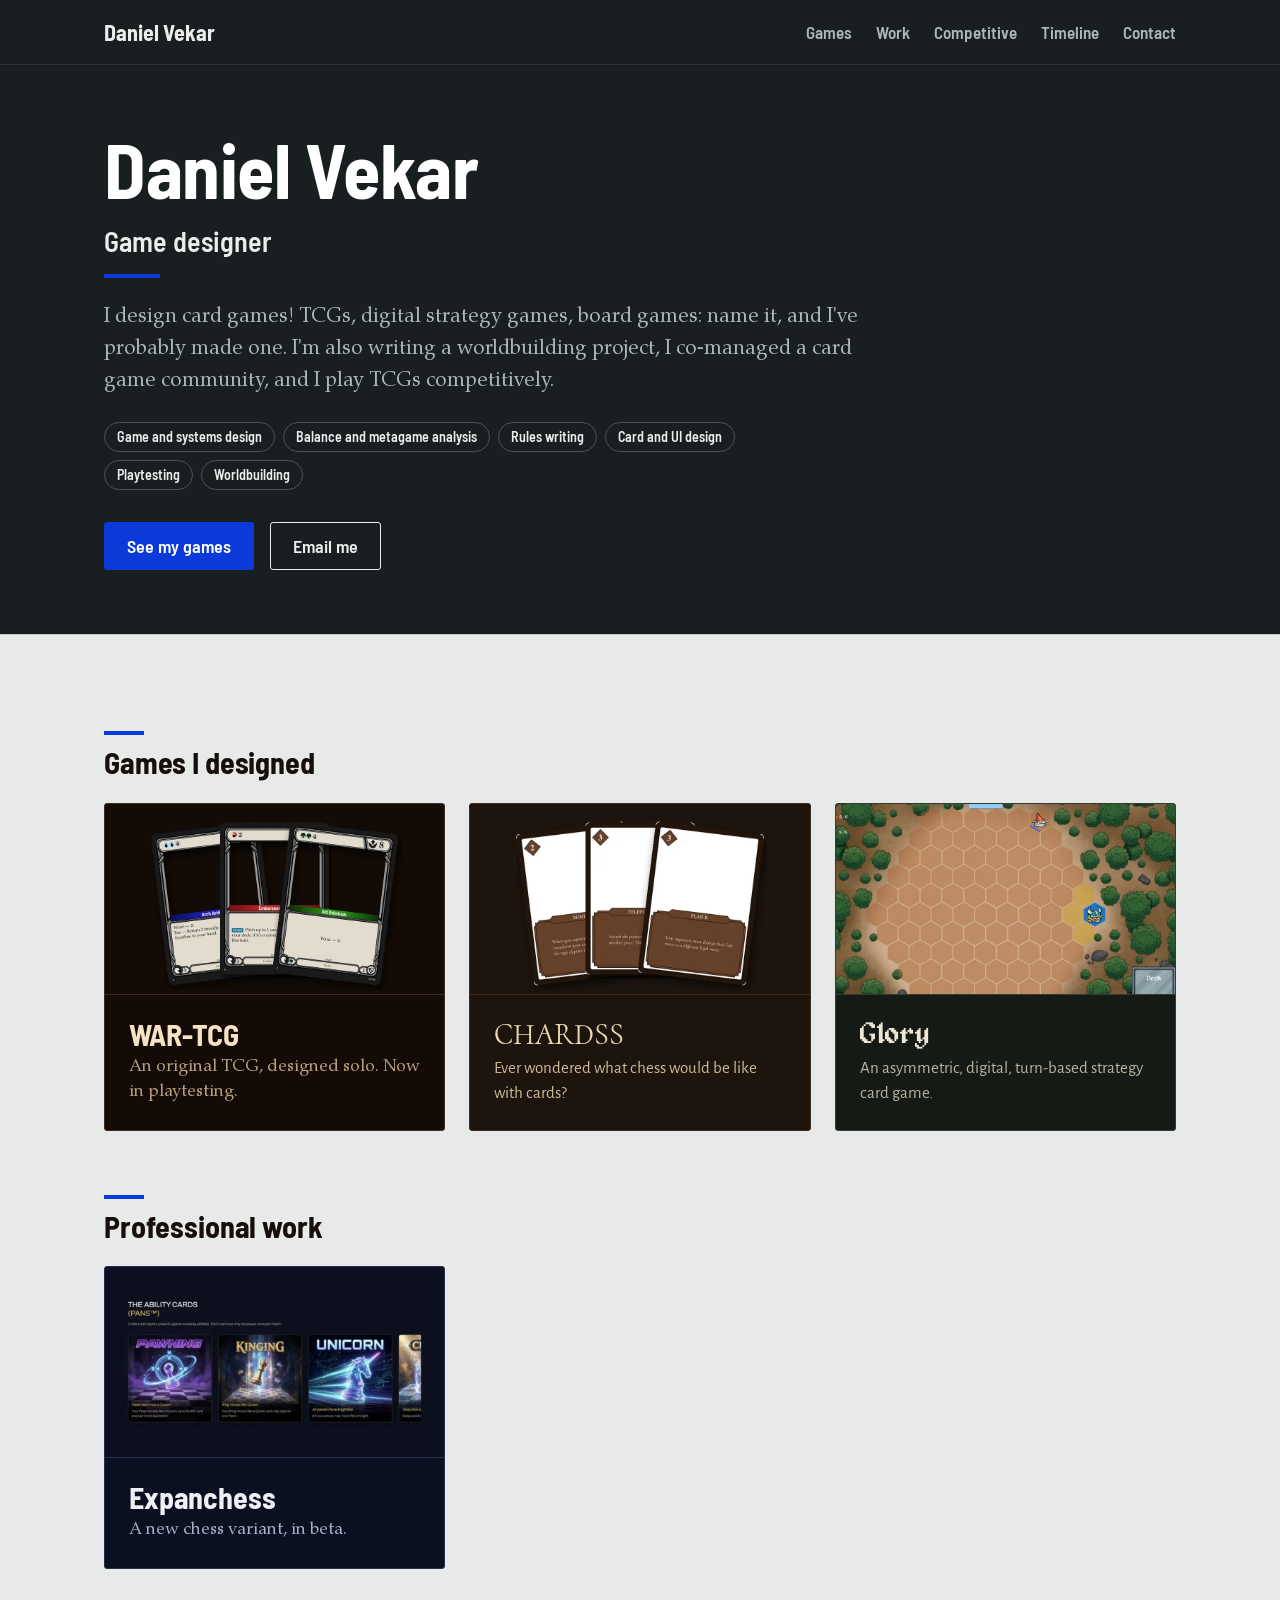
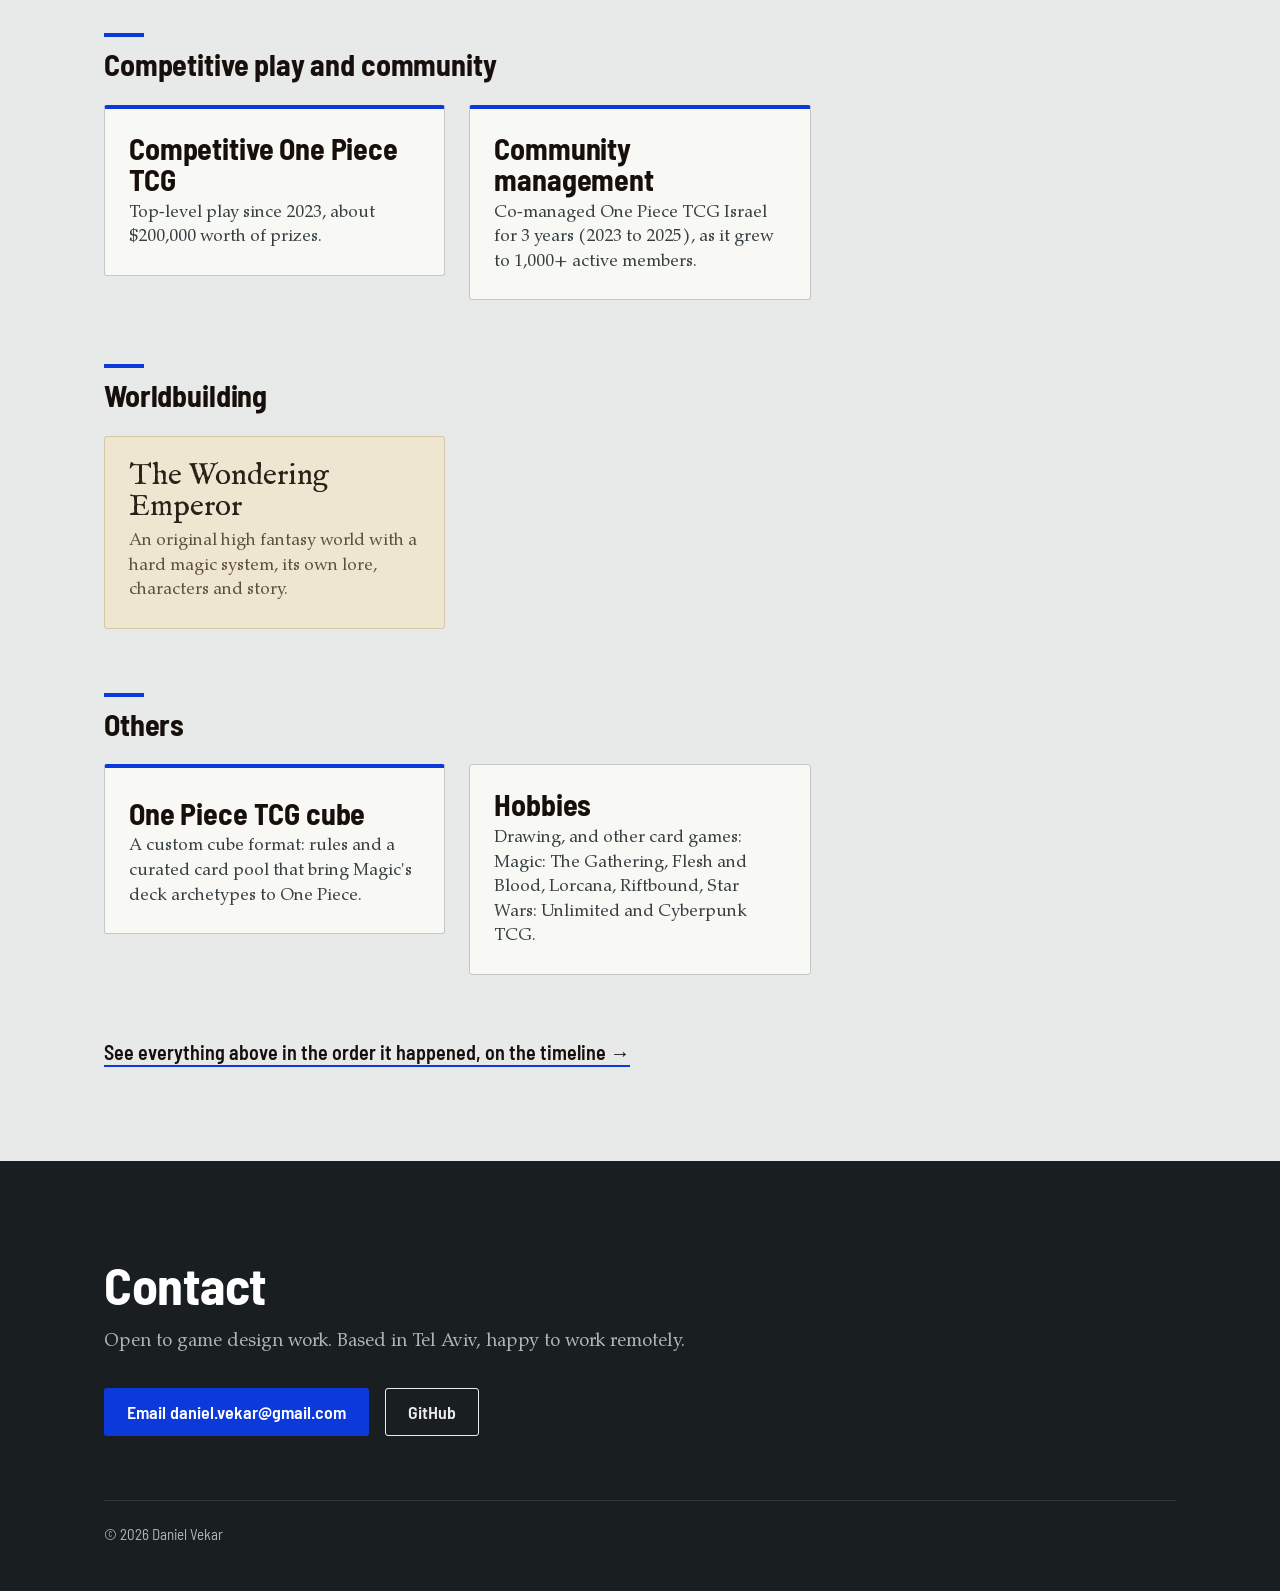
<file: index.html>
<!doctype html>
<html lang="en">
<head>
<meta charset="utf-8">
<meta name="viewport" content="width=device-width, initial-scale=1">
<title>Daniel Vekar, game designer</title>
<meta name="description" content="Daniel Vekar designs card games: TCGs, digital strategy games and board games. He also writes a worldbuilding project, co-managed a card game community and plays TCGs competitively.">
<meta property="og:title" content="Daniel Vekar, game designer">
<meta property="og:description" content="Trading card game designer and competitive player. Case studies: WAR-TCG, CHARDSS, Expanchess, Glory.">
<meta property="og:image" content="https://thevaus.github.io/img/og.png">
<meta property="og:type" content="website">
<meta name="theme-color" content="#191F21">
<link rel="icon" href="img/favicon.svg" type="image/svg+xml">
<link rel="preload" href="fonts/war/WARCaption-Bold.woff2" as="font" type="font/woff2" crossorigin>
<link rel="preload" href="fonts/war/WARText-Regular.woff2" as="font" type="font/woff2" crossorigin>
<link rel="stylesheet" href="styles.css">
</head>
<body>
<a class="skip" href="#main">Skip to content</a>

<header class="site-head">
  <div class="wrap">
    <a class="wordmark" href="./">Daniel Vekar</a>
    <nav class="site-nav" aria-label="Main">
      <a href="./#games">Games</a>
      <a href="./#work" class="opt">Work</a>
      <a href="optcg.html" class="opt">Competitive</a>
      <a href="timeline.html">Timeline</a>
      <a href="#contact">Contact</a>
    </nav>
  </div>
</header>

<main id="main">

<section class="hero on-iron">
  <div class="wrap">
    <div>
      <h1>Daniel Vekar</h1>
      <p class="role">Game designer</p>
      <p class="pitch">I design card games! TCGs, digital strategy games, board games: name it, and I've probably made one. I'm also writing a worldbuilding project, I co-managed a card game community, and I play TCGs competitively.</p>
      <ul class="skills" aria-label="What I do">
        <li>Game and systems design</li><li>Balance and metagame analysis</li><li>Rules writing</li><li>Card and UI design</li><li>Playtesting</li><li>Worldbuilding</li>
      </ul>
      <div class="actions">
        <a class="btn btn-primary" href="#games">See my games</a>
        <a class="btn btn-secondary" href="mailto:daniel.vekar@gmail.com">Email me</a>
      </div>
    </div>
  </div>
</section>

<section class="band" id="games" aria-labelledby="games-title">
  <div class="wrap">
    <h2 class="group-title" id="games-title">Games I designed</h2>
    <ul class="tiles">
      <li><a class="tile tile--media theme-war" href="war-tcg.html"><img class="tile-img" src="img/tiles/war.webp" alt="Three WAR-TCG cards: Arch Artificer, Emberseer Krag and Old Grimtusk" width="960" height="540" loading="lazy"><h3>WAR-TCG</h3><p>An original TCG, designed solo. Now in playtesting.</p></a></li>
      <li><a class="tile tile--media theme-chardss" href="chardss.html"><img class="tile-img" src="img/tiles/chardss.webp" alt="Three CHARDSS cards: Mimic, Teleport and Plan B" width="960" height="540" loading="lazy"><h3>CHARDSS</h3><p>Ever wondered what chess would be like with cards?</p></a></li>
      <li><a class="tile tile--media theme-glory" href="glory.html"><img class="tile-img" src="img/tiles/glory.webp" alt="A Glory match on a hex board surrounded by forest" width="960" height="540" loading="lazy"><h3>Glory</h3><p>An asymmetric, digital, turn-based strategy card game.</p></a></li>
    </ul>

    <h2 class="group-title" id="work">Professional work</h2>
    <ul class="tiles">
      <li><a class="tile tile--media theme-expanchess" href="expanchess.html"><img class="tile-img" src="img/tiles/expanchess.webp" alt="Expanchess ability cards: Pawning, Kinging and Unicorn" width="960" height="540" loading="lazy"><h3>Expanchess</h3><p>A new chess variant, in beta.</p></a></li>
    </ul>

    <h2 class="group-title" id="competitive">Competitive play and community</h2>
    <ul class="tiles">
      <li><a class="tile tile--plain" href="optcg.html"><h3>Competitive One Piece TCG</h3><p>Top-level play since 2023, about $200,000 worth of prizes.</p></a></li>
      <li><a class="tile tile--plain" href="community.html"><h3>Community management</h3><p>Co-managed One Piece TCG Israel for 3 years (2023 to 2025), as it grew to 1,000+ active members.</p></a></li>
    </ul>

    <h2 class="group-title" id="world">Worldbuilding</h2>
    <ul class="tiles">
      <li><a class="tile theme-world" href="world.html"><h3>The Wondering Emperor</h3><p>An original high fantasy world with a hard magic system, its own lore, characters and story.</p></a></li>
    </ul>

    <h2 class="group-title" id="others">Others</h2>
    <ul class="tiles">
      <li><a class="tile tile--plain" href="cube.html"><h3>One Piece TCG cube</h3><p>A custom cube format: rules and a curated card pool that bring Magic's deck archetypes to One Piece.</p></a></li>
      <li><div class="tile tile--plain tile--static"><h3>Hobbies</h3><p>Drawing, and other card games: Magic: The Gathering, Flesh and Blood, Lorcana, Riftbound, Star Wars: Unlimited and Cyberpunk TCG.</p></div></li>
    </ul>

    <p class="timeline-link" id="timeline-link"><a href="timeline.html">See everything above in the order it happened, on the timeline <span aria-hidden="true">→</span></a></p>
  </div>
</section>

</main>

<footer class="site-foot on-iron" id="contact">
  <div class="wrap">
    <h2>Contact</h2>
    <p>Open to game design work. Based in Tel Aviv, happy to work remotely.</p>
    <div class="actions">
      <a class="btn btn-primary" href="mailto:daniel.vekar@gmail.com">Email daniel.vekar@gmail.com</a>
      <a class="btn btn-secondary" href="https://github.com/TheVaus">GitHub</a>
    </div>
    <div class="foot-small"><span>© 2026 Daniel Vekar</span></div>
  </div>
</footer>
<script src="wiki-data.js"></script>
<script src="wiki.js"></script>
<script src="notify.js"></script>
</body>
</html>
</file>
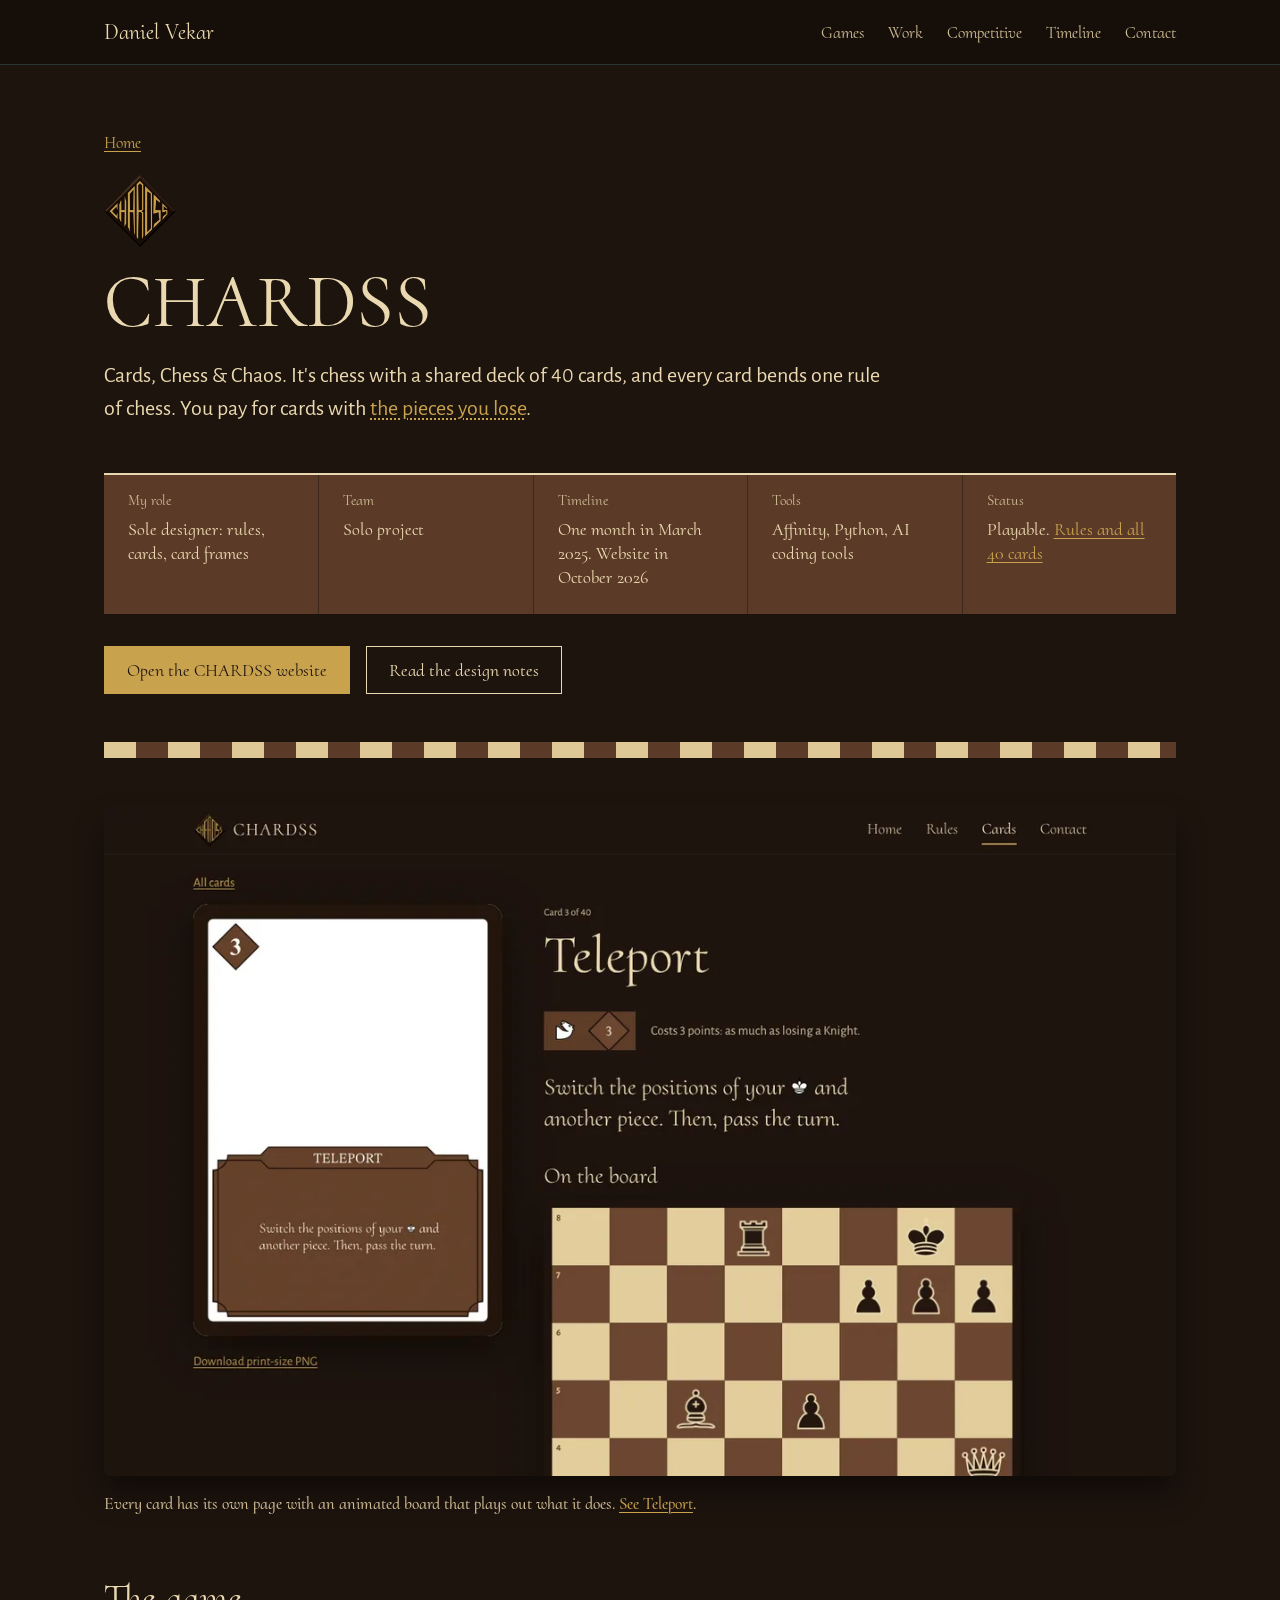
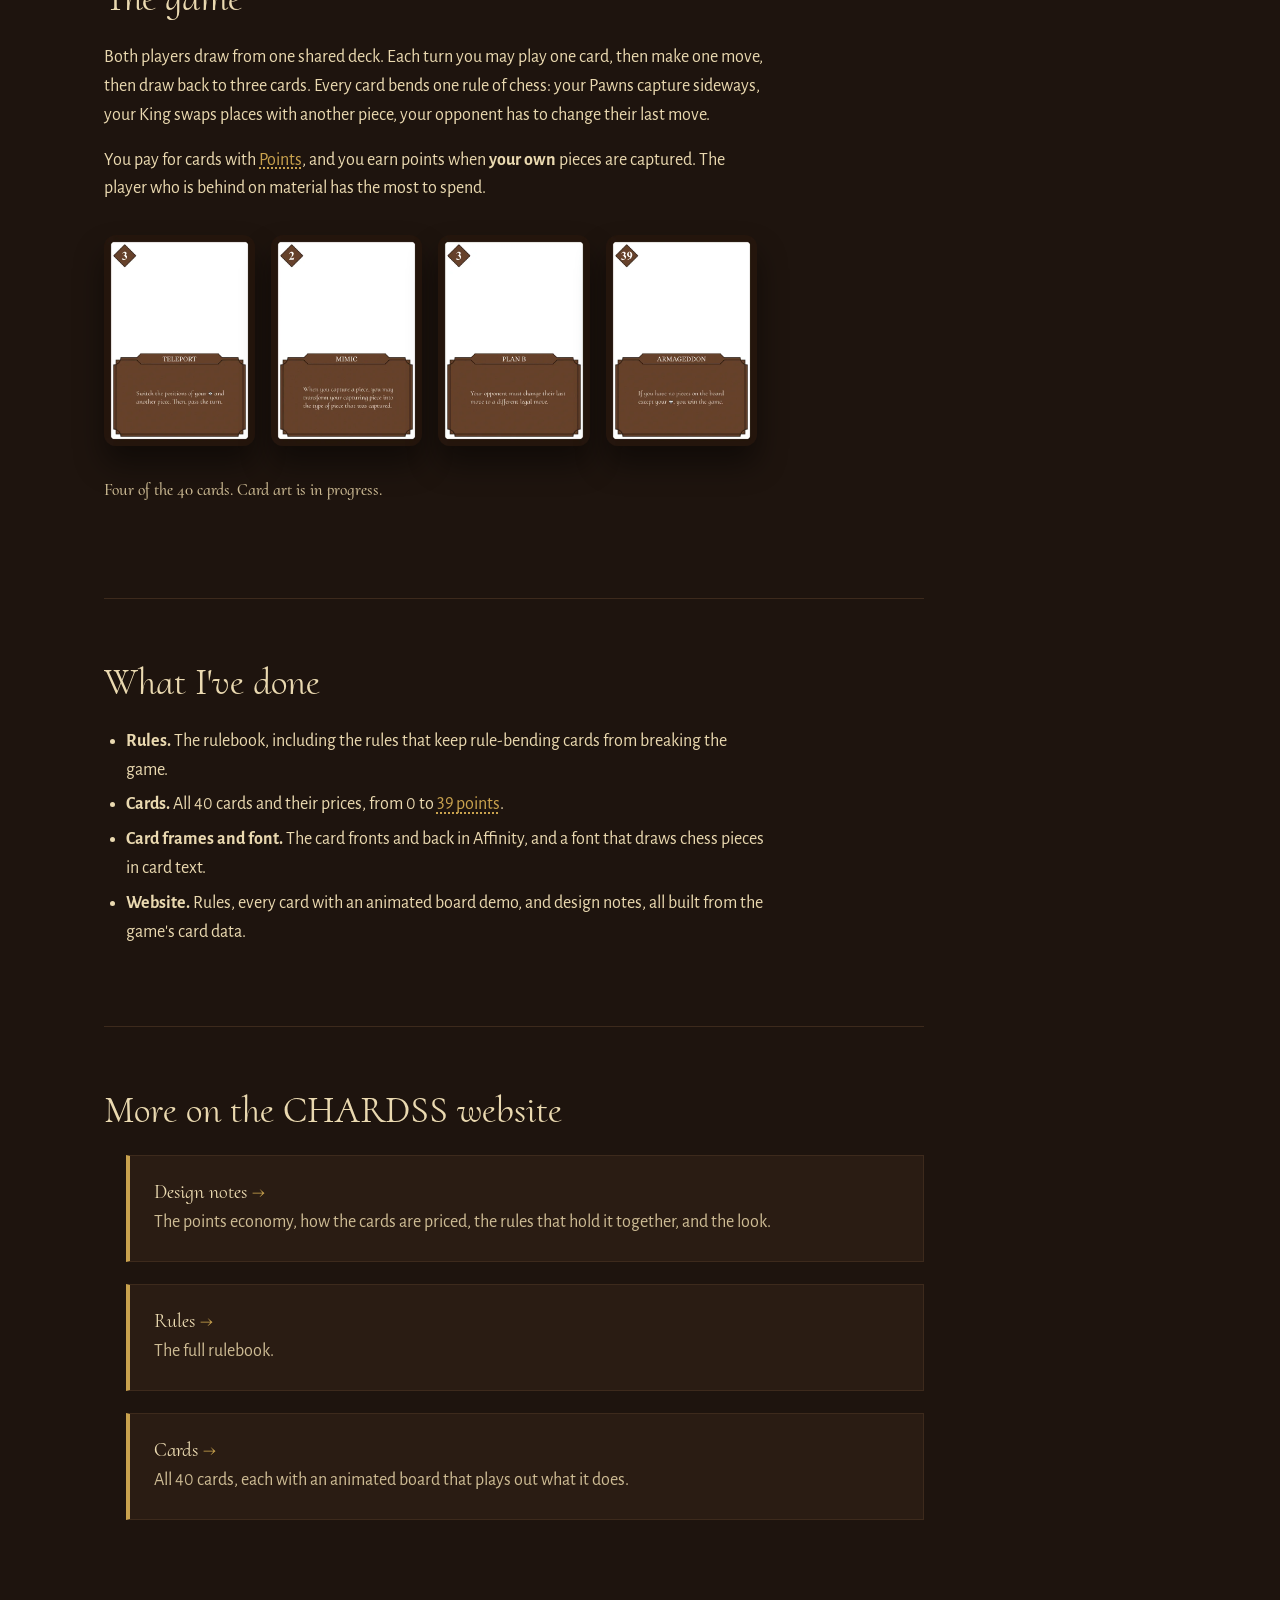
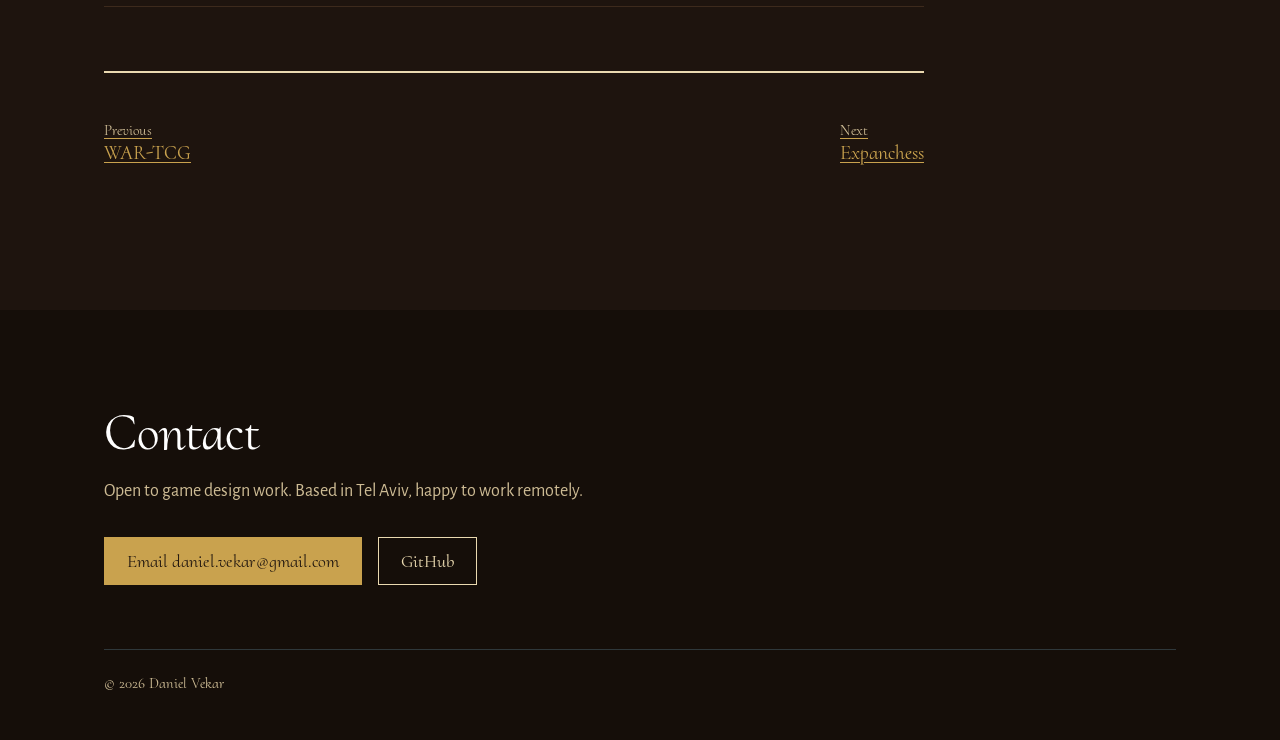
<file: chardss.html>
<!doctype html>
<html lang="en">
<head>
<meta charset="utf-8">
<meta name="viewport" content="width=device-width, initial-scale=1">
<title>CHARDSS, Daniel Vekar</title>
<meta name="description" content="CHARDSS is chess with a shared deck of 40 rule-bending cards, paid for with the pieces you lose. An overview, with links to its design notes, rules and cards.">
<meta property="og:title" content="CHARDSS, Daniel Vekar">
<meta property="og:image" content="https://thevaus.github.io/img/og.png">
<meta name="theme-color" content="#191F21">
<link rel="icon" href="img/favicon.svg" type="image/svg+xml">
<link rel="preload" href="fonts/war/WARCaption-Bold.woff2" as="font" type="font/woff2" crossorigin>
<link rel="preload" href="fonts/war/WARText-Regular.woff2" as="font" type="font/woff2" crossorigin>
<link rel="stylesheet" href="styles.css">
</head>
<body class="theme-chardss">
<a class="skip" href="#main">Skip to content</a>
<header class="site-head">
  <div class="wrap">
    <a class="wordmark" href="./">Daniel Vekar</a>
    <nav class="site-nav" aria-label="Main">
      <a href="./#games">Games</a>
      <a href="./#work" class="opt">Work</a>
      <a href="optcg.html" class="opt">Competitive</a>
      <a href="timeline.html">Timeline</a>
      <a href="#contact">Contact</a>
    </nav>
  </div>
</header>

<main id="main">
<div class="wrap">
  <header class="cs-head">
    <a class="crumb" href="./">Home</a>
    <img src="img/chardss-logo.webp" alt="CHARDSS logo" width="72" height="72" style="border-radius:6px;margin-bottom:16px">
    <h1>CHARDSS</h1>
    <p class="lede">Cards, Chess &amp; Chaos. It's chess with a shared deck of 40 cards, and every card bends one rule of chess. You pay for cards with <a class="wl" href="https://thevaus.github.io/CHARDSS-Website/design/#economy" data-wl="points">the pieces you lose</a>.</p>
    <dl class="summary">
      <div><dt>My role</dt><dd>Sole designer: rules, cards, card frames</dd></div>
      <div><dt>Team</dt><dd>Solo project</dd></div>
      <div><dt>Timeline</dt><dd>One month in March 2025. Website in October 2026</dd></div>
      <div><dt>Tools</dt><dd>Affinity, Python, AI coding tools</dd></div>
      <div><dt>Status</dt><dd>Playable. <a href="https://thevaus.github.io/CHARDSS-Website/">Rules and all 40 cards</a></dd></div>
    </dl>
    <div class="site-links"><a class="btn btn-primary" href="https://thevaus.github.io/CHARDSS-Website/">Open the CHARDSS website</a><a class="btn btn-secondary" href="https://thevaus.github.io/CHARDSS-Website/design/">Read the design notes</a></div>
  </header>
  <div class="board-strip" aria-hidden="true"></div>

  <figure class="cs-hero">
    <img src="img/shots/ch-card.webp" alt="The Teleport card page on the CHARDSS website, with the card on the left and an animated chessboard demo on the right" width="1200" height="750">
    <figcaption>Every card has its own page with an animated board that plays out what it does. <a href="https://thevaus.github.io/CHARDSS-Website/cards/teleport/">See Teleport</a>.</figcaption>
  </figure>

  <div class="cs-body cs-body--solo">
    <div class="cs-main">
      <section id="idea">
        <h2>The game</h2>
        <p>Both players draw from one shared deck. Each turn you may play one card, then make one move, then draw back to three cards. Every card bends one rule of chess: your Pawns capture sideways, your King swaps places with another piece, your opponent has to change their last move.</p>
        <p>You pay for cards with <a class="wl" href="https://thevaus.github.io/CHARDSS-Website/design/#economy" data-wl="points">Points</a>, and you earn points when <b>your own</b> pieces are captured. The player who is behind on material has the most to spend.</p>
        <figure class="fig fig--cards">
          <img src="img/chardss-teleport.webp" alt="Teleport, cost 3: switch your King with another piece, then pass the turn" width="500" height="698" loading="lazy">
          <img src="img/chardss-mimic.webp" alt="Mimic, cost 2: when you capture, your piece may become the type it captured" width="500" height="698" loading="lazy">
          <img src="img/chardss-plan-b.webp" alt="Plan B, cost 3: your opponent must change their last move" width="500" height="698" loading="lazy">
          <img src="img/chardss-armageddon.webp" alt="Armageddon, cost 39: if your King is your only piece left, you win" width="500" height="698" loading="lazy">
          <figcaption>Four of the 40 cards. Card art is in progress.</figcaption>
        </figure>
      </section>

      <section id="work">
        <h2>What I've done</h2>
        <ul>
          <li><b>Rules.</b> The rulebook, including the rules that keep rule-bending cards from breaking the game.</li>
          <li><b>Cards.</b> All 40 cards and their prices, from 0 to <a class="wl" href="https://thevaus.github.io/CHARDSS-Website/design/#pricing" data-wl="armageddon">39 points</a>.</li>
          <li><b>Card frames and font.</b> The card fronts and back in Affinity, and a font that draws chess pieces in card text.</li>
          <li><b>Website.</b> Rules, every card with an animated board demo, and design notes, all built from the game's card data.</li>
        </ul>
      </section>

      <section id="more">
        <h2>More on the CHARDSS website</h2>
        <ul class="more">
          <li><a href="https://thevaus.github.io/CHARDSS-Website/design/"><b>Design notes</b><span>The points economy, how the cards are priced, the rules that hold it together, and the look.</span></a></li>
          <li><a href="https://thevaus.github.io/CHARDSS-Website/rules/"><b>Rules</b><span>The full rulebook.</span></a></li>
          <li><a href="https://thevaus.github.io/CHARDSS-Website/cards/"><b>Cards</b><span>All 40 cards, each with an animated board that plays out what it does.</span></a></li>
        </ul>
      </section>

      <nav class="next" aria-label="More case studies">
        <a href="war-tcg.html"><span>Previous</span>WAR-TCG</a>
        <a href="expanchess.html"><span>Next</span>Expanchess</a>
      </nav>
    </div>
  </div>
</div>
</main>


<footer class="site-foot on-iron" id="contact">
  <div class="wrap">
    <h2>Contact</h2>
    <p>Open to game design work. Based in Tel Aviv, happy to work remotely.</p>
    <div class="actions">
      <a class="btn btn-primary" href="mailto:daniel.vekar@gmail.com">Email daniel.vekar@gmail.com</a>
      <a class="btn btn-secondary" href="https://github.com/TheVaus">GitHub</a>
    </div>
    <div class="foot-small"><span>© 2026 Daniel Vekar</span></div>
  </div>
</footer>
<script src="wiki-data.js"></script>
<script src="wiki.js"></script>
<script src="notify.js"></script>
</body>
</html>
</file>
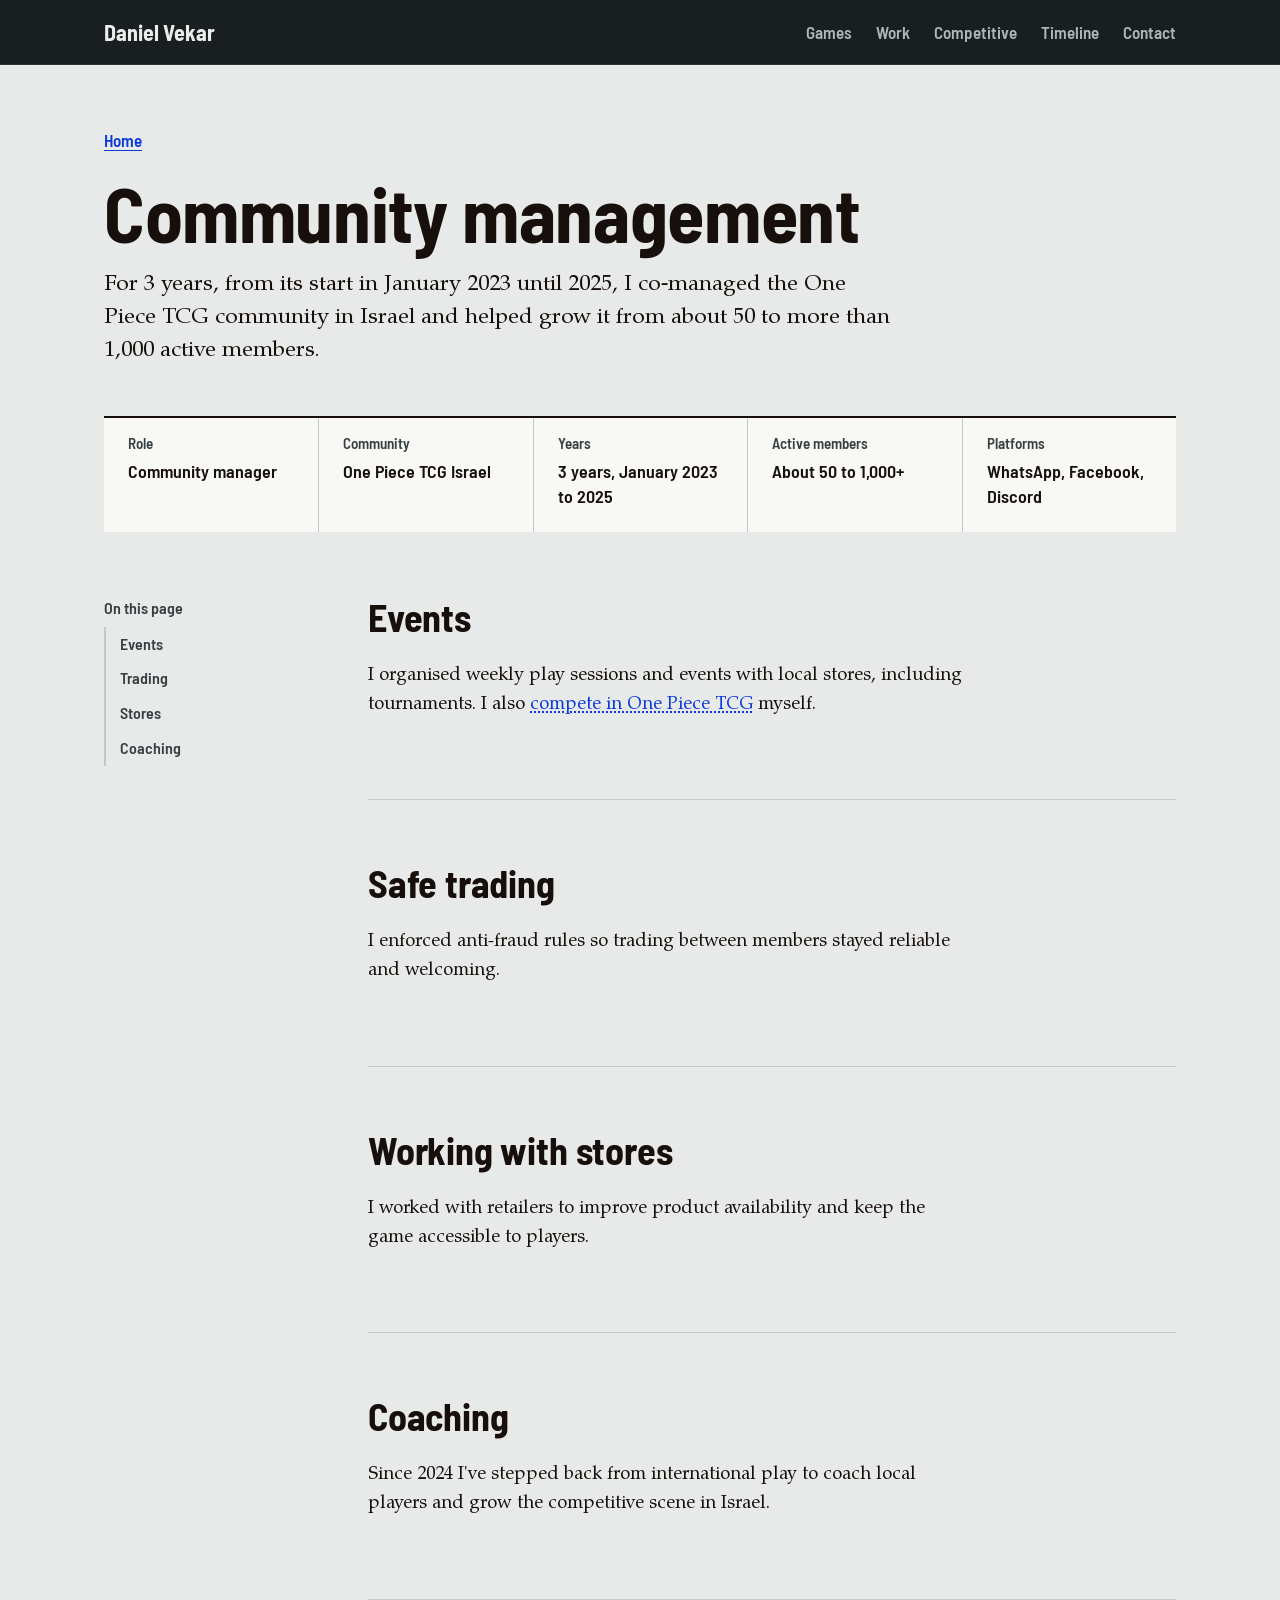
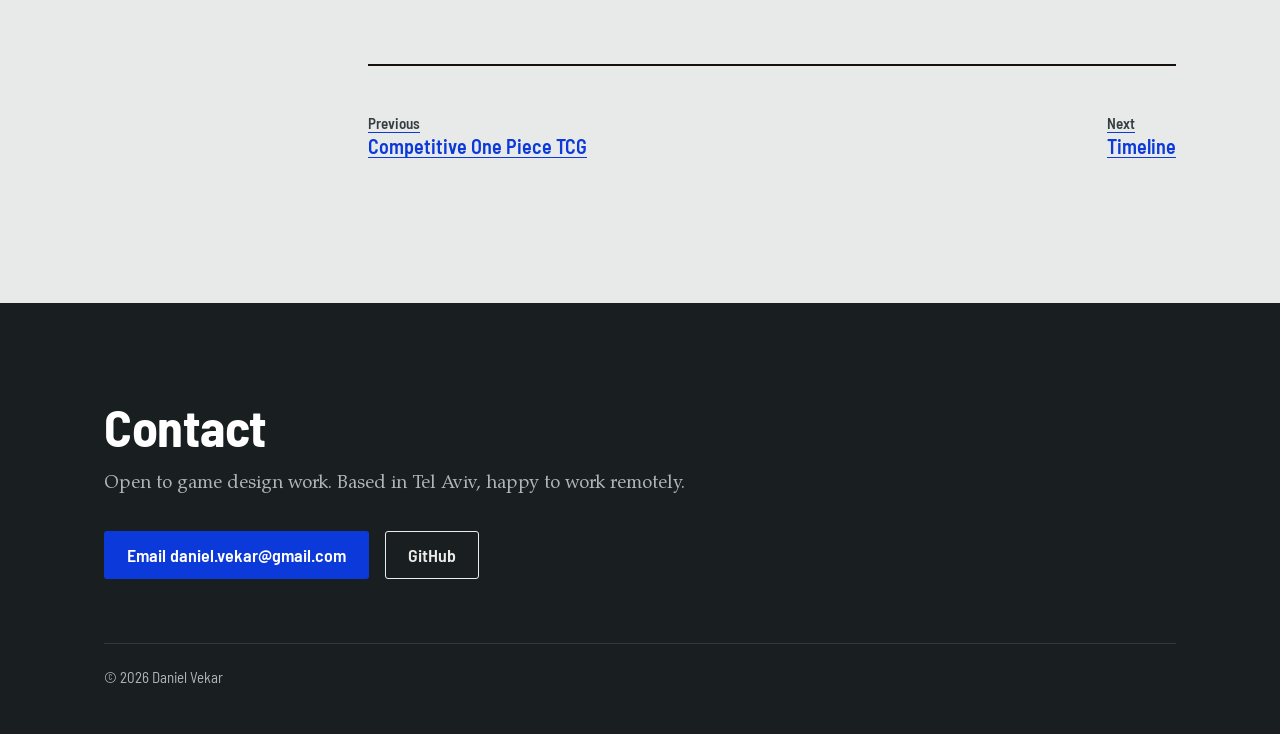
<file: community.html>
<!doctype html>
<html lang="en">
<head>
<meta charset="utf-8">
<meta name="viewport" content="width=device-width, initial-scale=1">
<title>Community management, Daniel Vekar</title>
<meta name="description" content="Daniel Vekar co-managed the One Piece TCG Israel community from 2023 to 2025 and grew it from about 50 to more than 1,000 active members.">
<meta property="og:title" content="Community management, Daniel Vekar">
<meta property="og:image" content="https://thevaus.github.io/img/og.png">
<meta name="theme-color" content="#191F21">
<link rel="icon" href="img/favicon.svg" type="image/svg+xml">
<link rel="preload" href="fonts/war/WARCaption-Bold.woff2" as="font" type="font/woff2" crossorigin>
<link rel="preload" href="fonts/war/WARText-Regular.woff2" as="font" type="font/woff2" crossorigin>
<link rel="stylesheet" href="styles.css">
</head>
<body>
<a class="skip" href="#main">Skip to content</a>
<header class="site-head">
  <div class="wrap">
    <a class="wordmark" href="./">Daniel Vekar</a>
    <nav class="site-nav" aria-label="Main">
      <a href="./#games">Games</a>
      <a href="./#work" class="opt">Work</a>
      <a href="optcg.html" class="opt">Competitive</a>
      <a href="timeline.html">Timeline</a>
      <a href="#contact">Contact</a>
    </nav>
  </div>
</header>

<main id="main">
<div class="wrap">
  <header class="cs-head">
    <a class="crumb" href="./">Home</a>
    <h1>Community management</h1>
    <p class="lede">For 3 years, from its start in January 2023 until 2025, I co-managed the One Piece TCG community in Israel and helped grow it from about 50 to more than 1,000 active members.</p>
    <dl class="summary">
      <div><dt>Role</dt><dd>Community manager</dd></div>
      <div><dt>Community</dt><dd>One Piece TCG Israel</dd></div>
      <div><dt>Years</dt><dd>3 years, January 2023 to 2025</dd></div>
      <div><dt>Active members</dt><dd>About 50 to 1,000+</dd></div>
      <div><dt>Platforms</dt><dd>WhatsApp, Facebook, Discord</dd></div>
    </dl>
  </header>

  <div class="cs-body">
    <nav class="toc" aria-label="On this page">
      <p>On this page</p>
      <ol>
        <li><a href="#events">Events</a></li>
        <li><a href="#trading">Trading</a></li>
        <li><a href="#stores">Stores</a></li>
        <li><a href="#coaching">Coaching</a></li>
      </ol>
    </nav>
    <div class="cs-main">
      <section id="events">
        <h2>Events</h2>
        <p>I organised weekly play sessions and events with local stores, including tournaments. I also <a class="wl" href="optcg.html" data-wl="optcg">compete in One Piece TCG</a> myself.</p>
      </section>
      <section id="trading">
        <h2>Safe trading</h2>
        <p>I enforced anti-fraud rules so trading between members stayed reliable and welcoming.</p>
      </section>
      <section id="stores">
        <h2>Working with stores</h2>
        <p>I worked with retailers to improve product availability and keep the game accessible to players.</p>
      </section>
      <section id="coaching">
        <h2>Coaching</h2>
        <p>Since 2024 I've stepped back from international play to coach local players and grow the competitive scene in Israel.</p>
      </section>
      <nav class="next" aria-label="More">
        <a href="optcg.html"><span>Previous</span>Competitive One Piece TCG</a>
        <a href="timeline.html"><span>Next</span>Timeline</a>
      </nav>
    </div>
  </div>
</div>
</main>

<footer class="site-foot on-iron" id="contact">
  <div class="wrap">
    <h2>Contact</h2>
    <p>Open to game design work. Based in Tel Aviv, happy to work remotely.</p>
    <div class="actions">
      <a class="btn btn-primary" href="mailto:daniel.vekar@gmail.com">Email daniel.vekar@gmail.com</a>
      <a class="btn btn-secondary" href="https://github.com/TheVaus">GitHub</a>
    </div>
    <div class="foot-small"><span>© 2026 Daniel Vekar</span></div>
  </div>
</footer>
<script src="wiki-data.js"></script>
<script src="wiki.js"></script>
<script src="notify.js"></script>
</body>
</html>
</file>
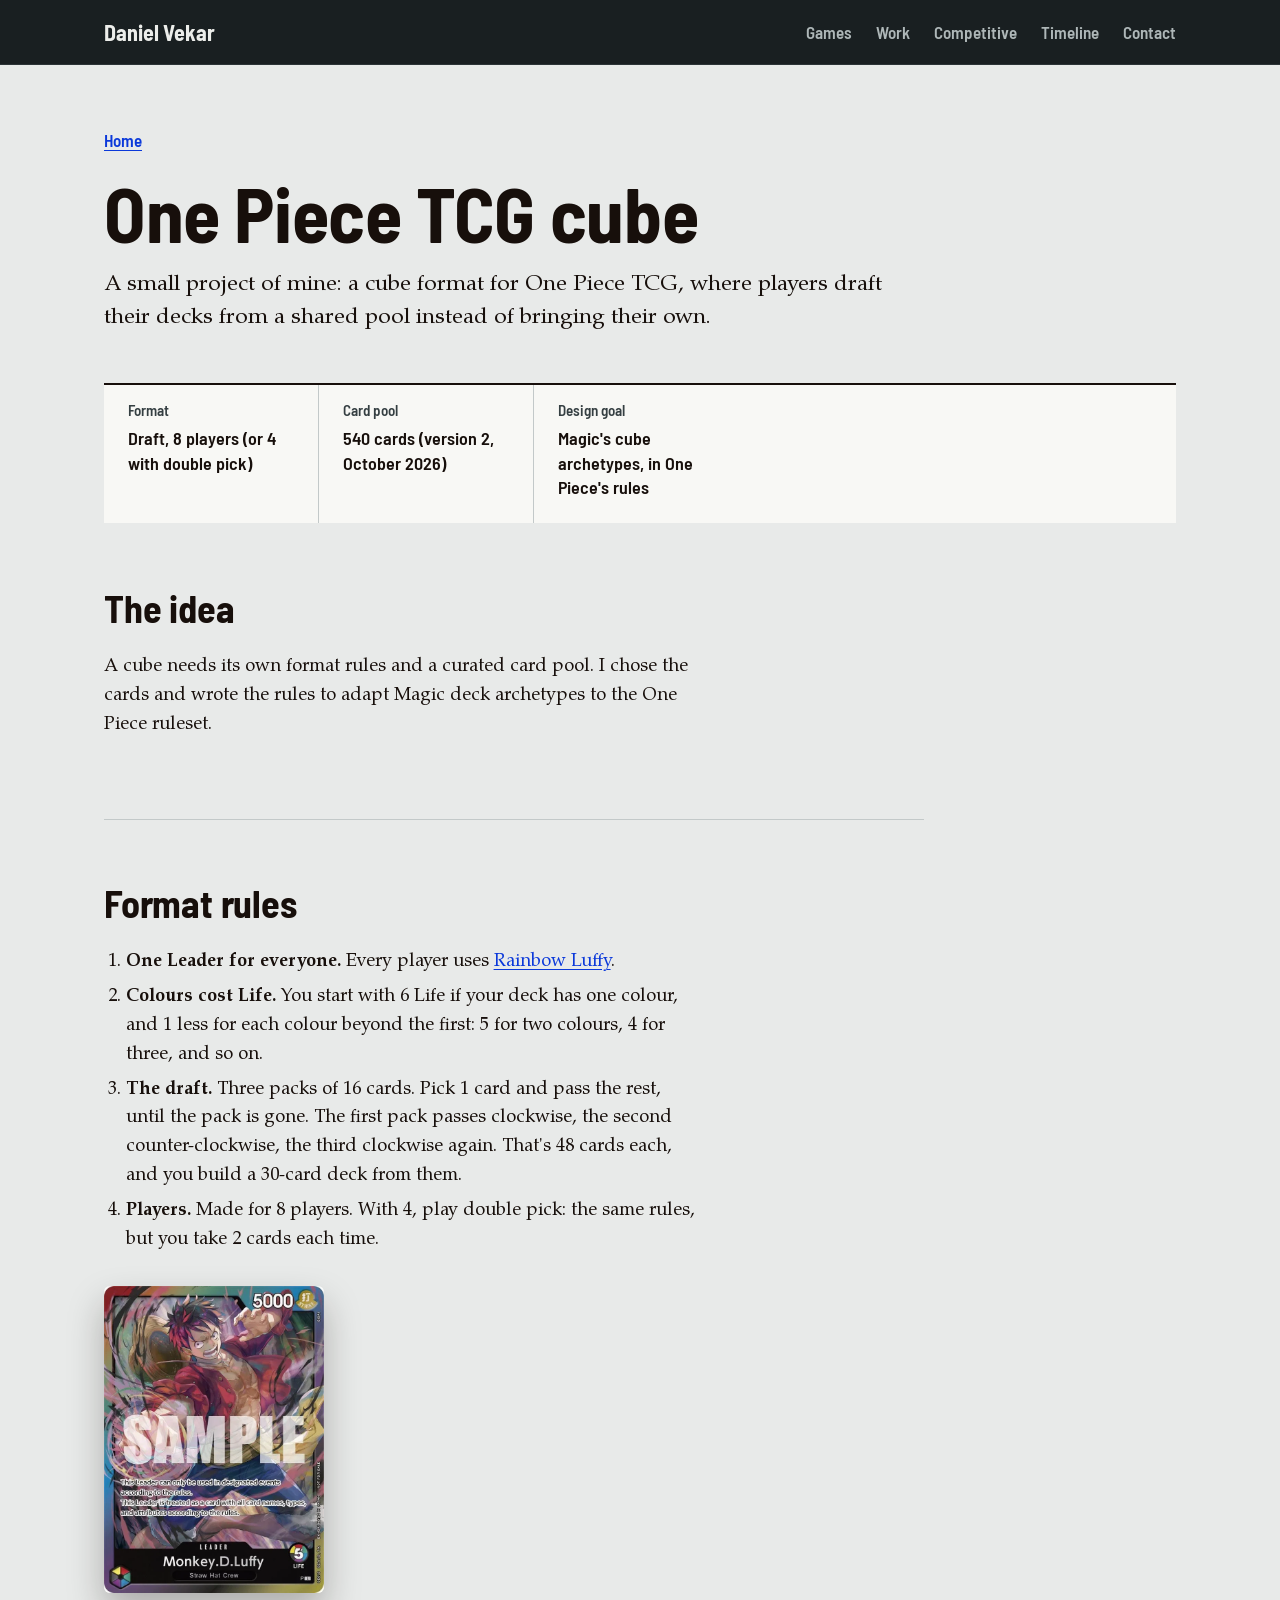
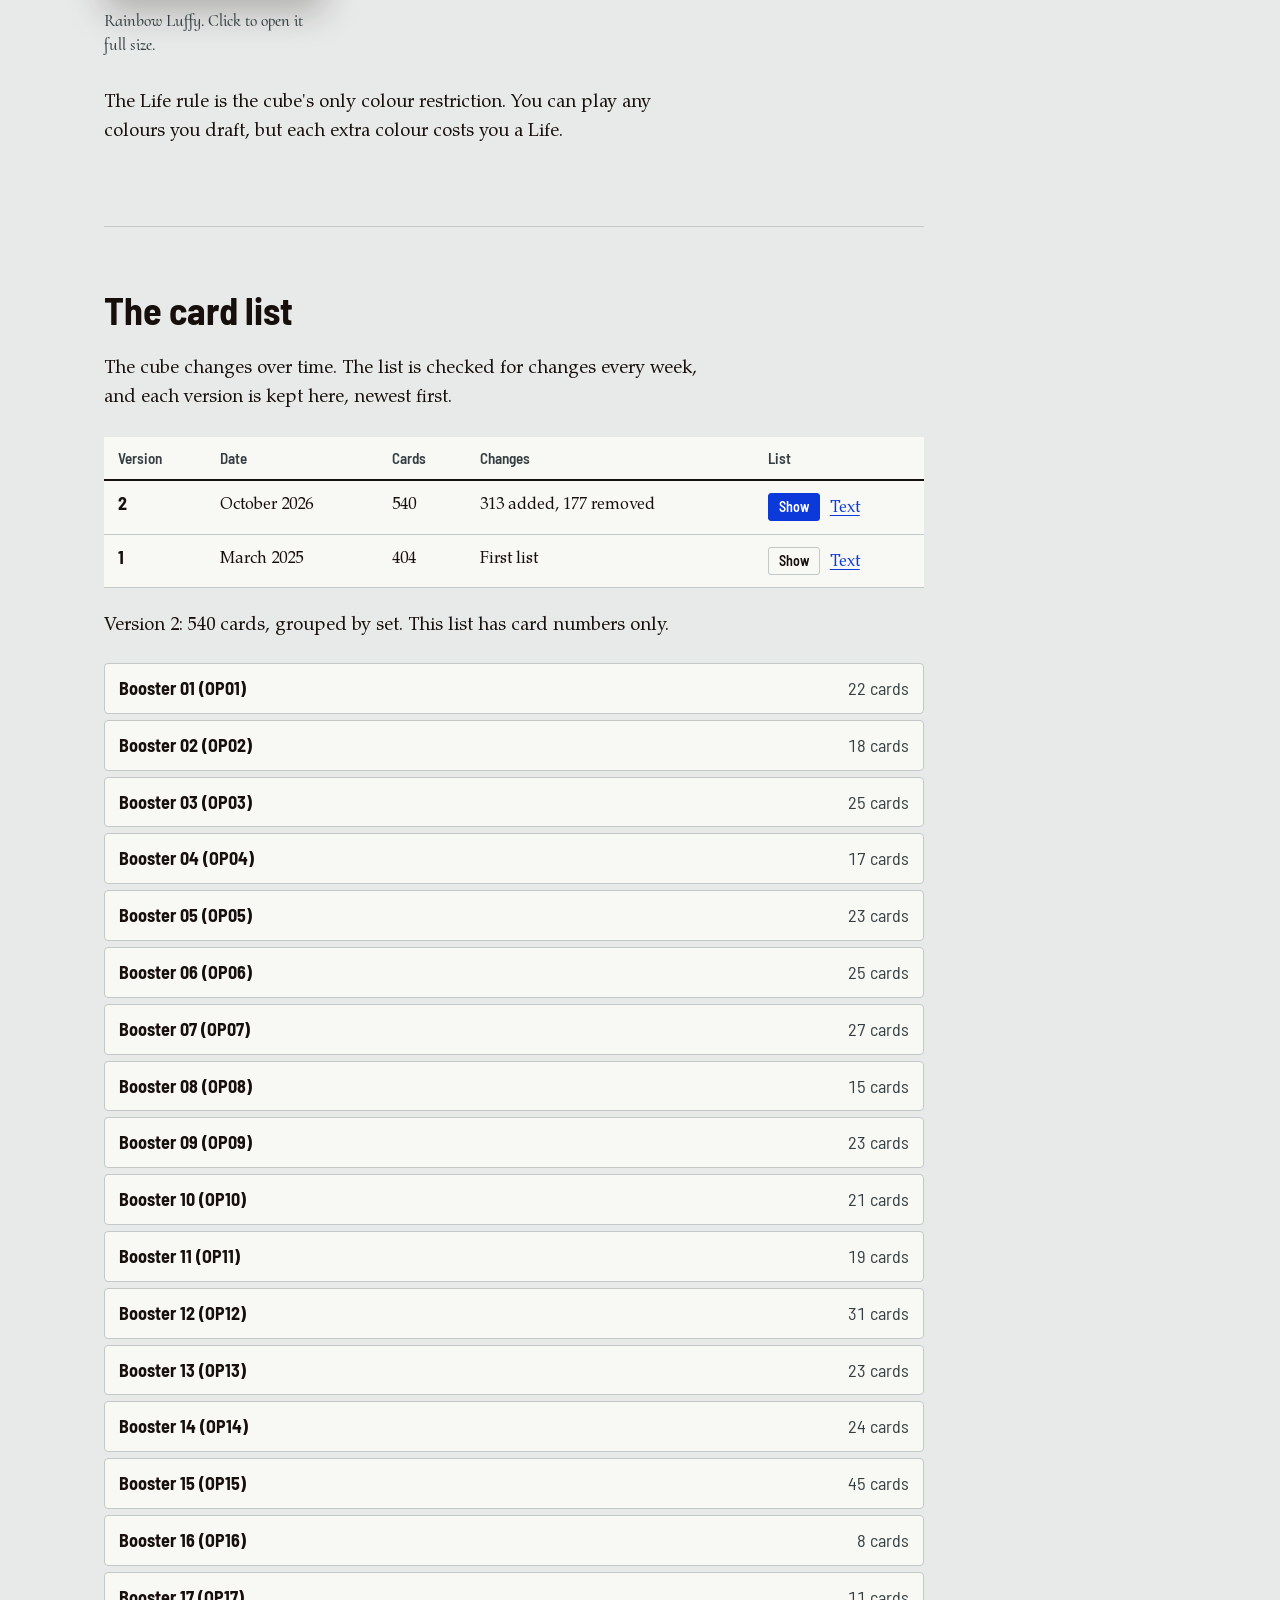
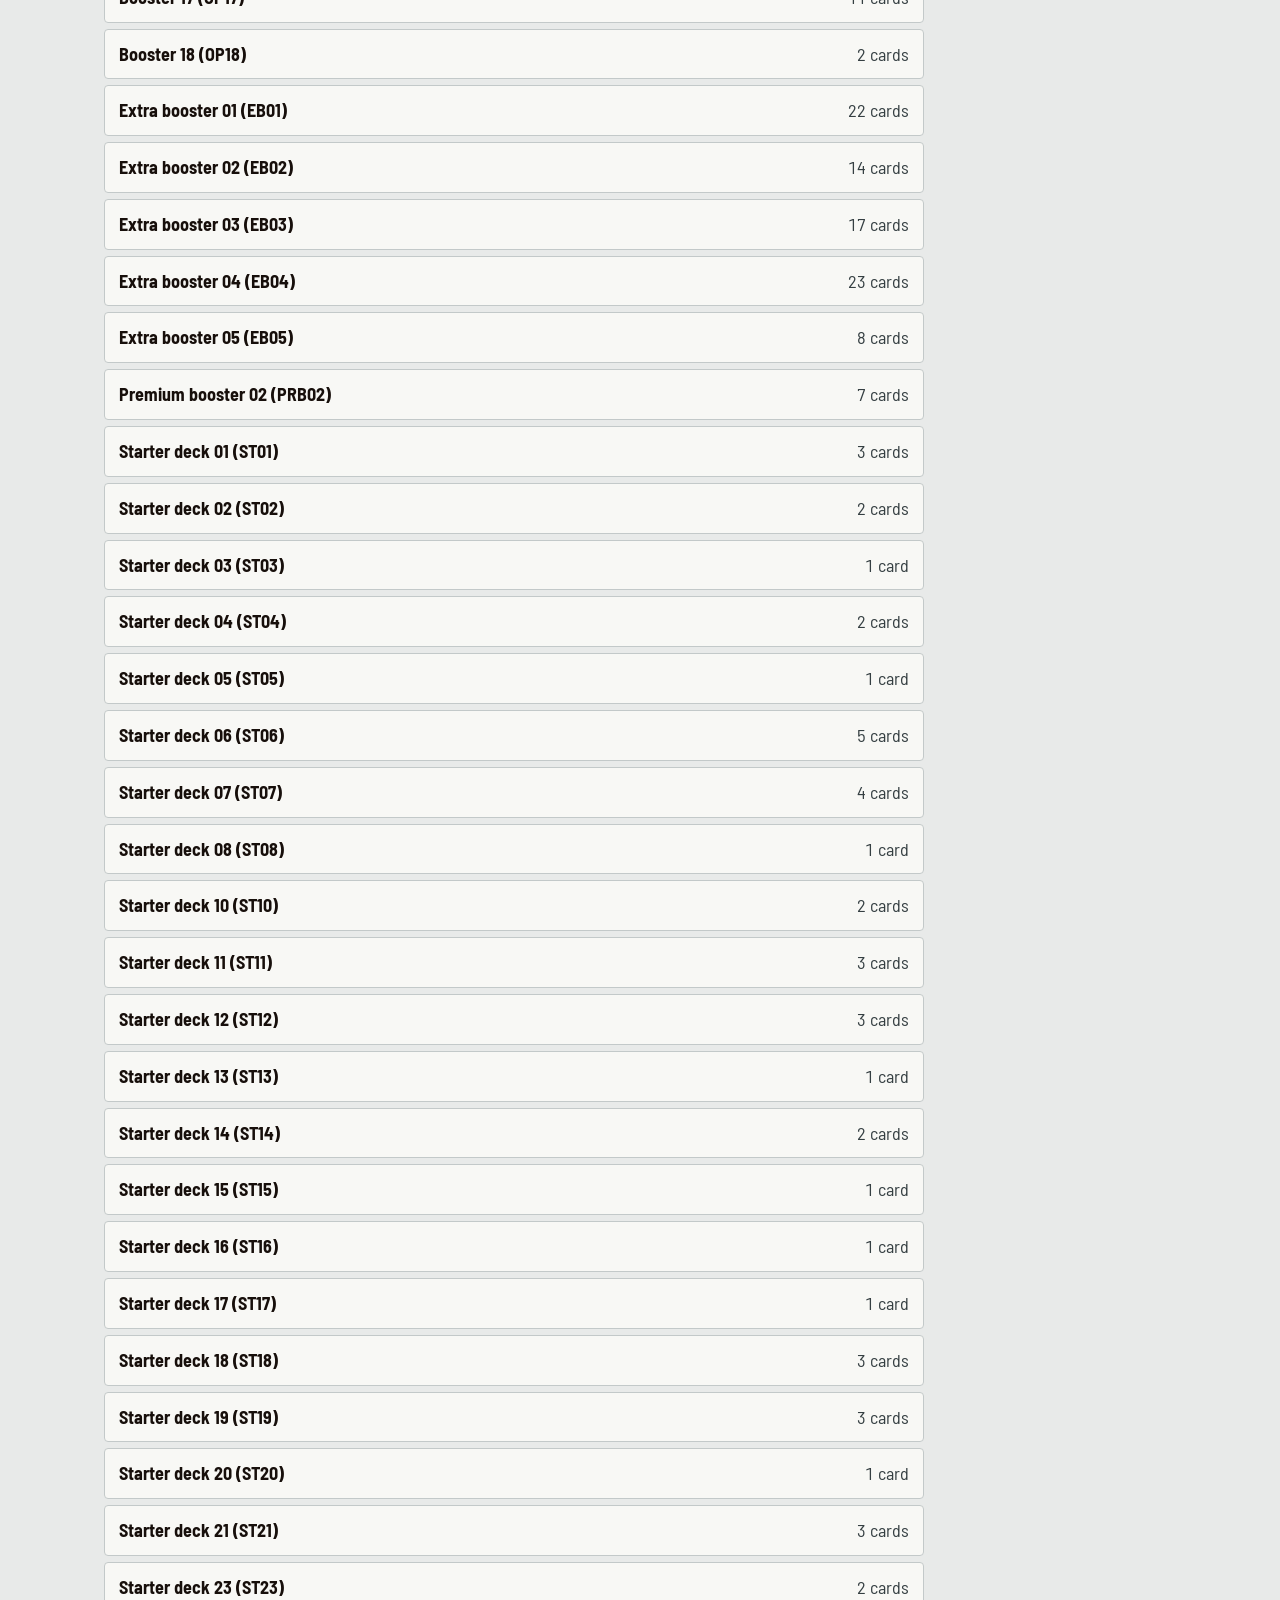
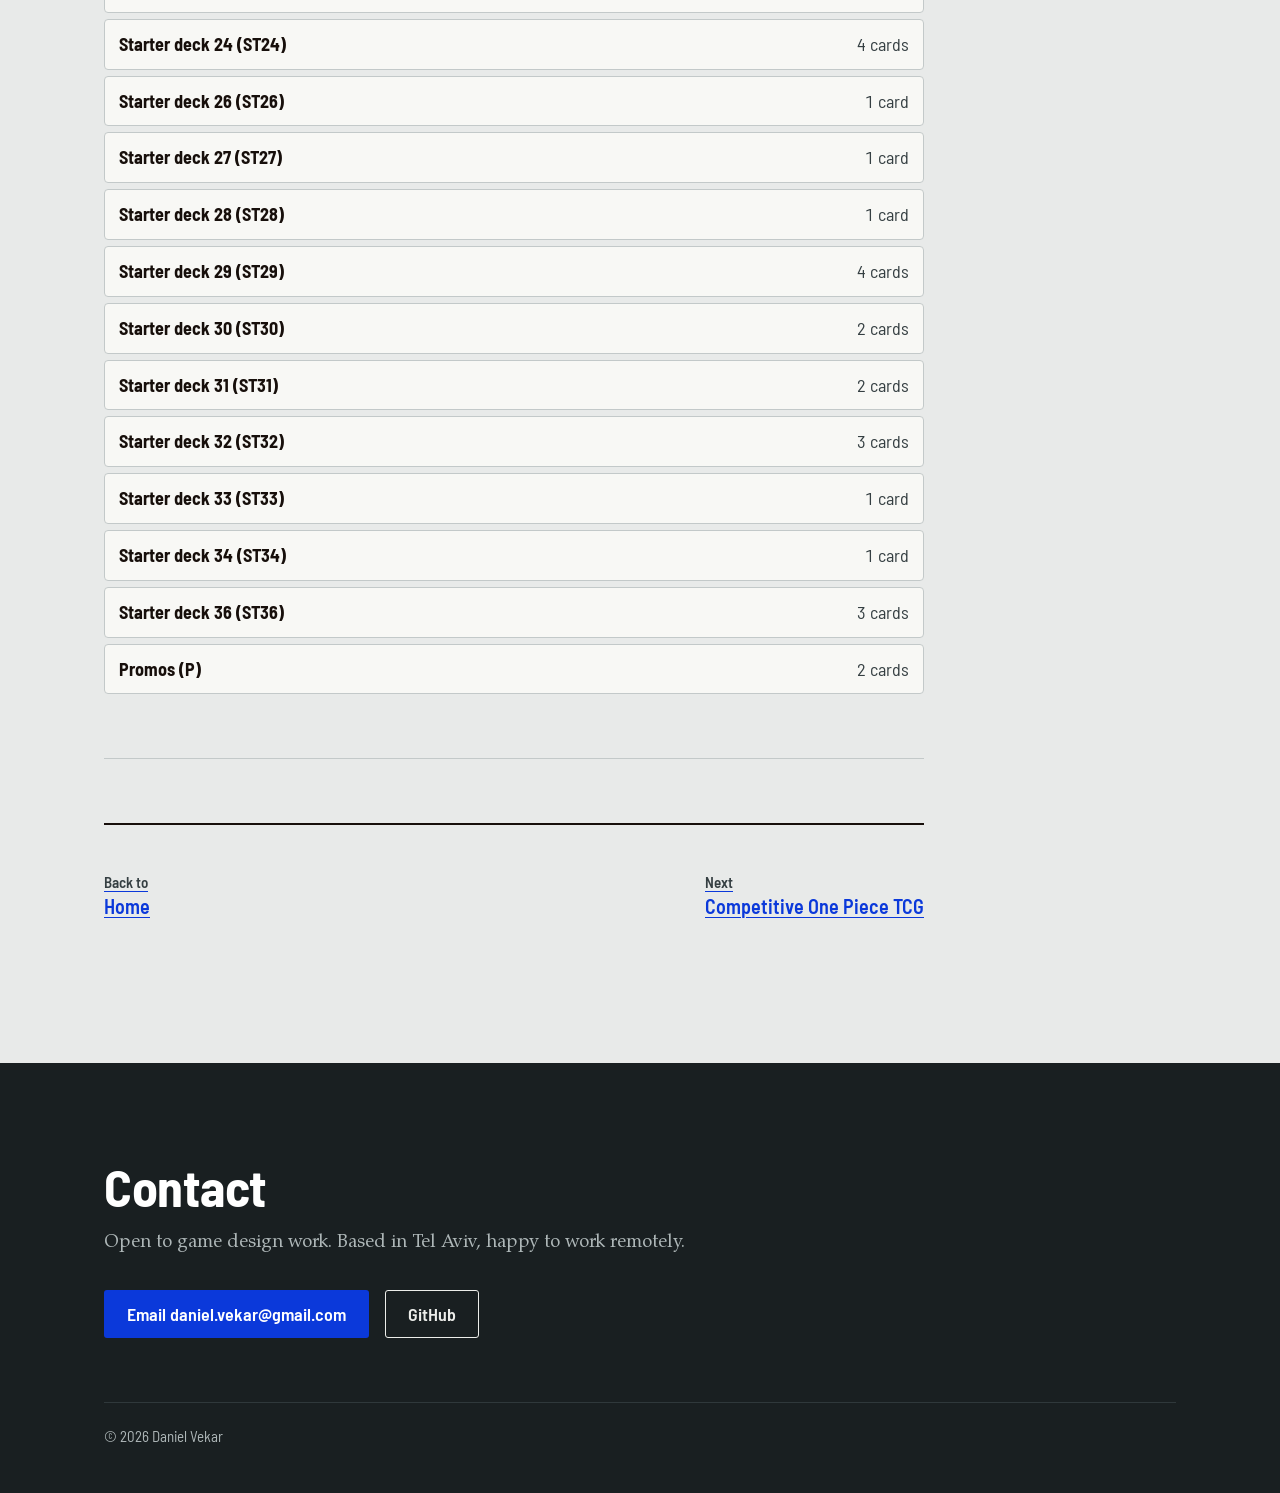
<file: cube.html>
<!doctype html>
<html lang="en">
<head>
<meta charset="utf-8">
<meta name="viewport" content="width=device-width, initial-scale=1">
<title>One Piece TCG cube, Daniel Vekar</title>
<meta name="description" content="A custom cube format for One Piece TCG by Daniel Vekar: its own rules and a curated 540-card pool that brings Magic deck archetypes to One Piece.">
<meta property="og:title" content="One Piece TCG cube, Daniel Vekar">
<meta property="og:image" content="https://thevaus.github.io/img/og.png">
<meta name="theme-color" content="#191F21">
<link rel="icon" href="img/favicon.svg" type="image/svg+xml">
<link rel="preload" href="fonts/war/WARCaption-Bold.woff2" as="font" type="font/woff2" crossorigin>
<link rel="preload" href="fonts/war/WARText-Regular.woff2" as="font" type="font/woff2" crossorigin>
<link rel="stylesheet" href="styles.css">
</head>
<body>
<a class="skip" href="#main">Skip to content</a>
<header class="site-head">
  <div class="wrap">
    <a class="wordmark" href="./">Daniel Vekar</a>
    <nav class="site-nav" aria-label="Main">
      <a href="./#games">Games</a>
      <a href="./#work" class="opt">Work</a>
      <a href="optcg.html" class="opt">Competitive</a>
      <a href="timeline.html">Timeline</a>
      <a href="#contact">Contact</a>
    </nav>
  </div>
</header>

<main id="main">
<div class="wrap">
  <header class="cs-head">
    <a class="crumb" href="./#others">Home</a>
    <h1>One Piece TCG cube</h1>
    <p class="lede">A small project of mine: a cube format for One Piece TCG, where players draft their decks from a shared pool instead of bringing their own.</p>
    <dl class="summary">
      <div><dt>Format</dt><dd>Draft, 8 players (or 4 with double pick)</dd></div>
      <div><dt>Card pool</dt><dd id="cube-pool">540 cards (version 2, October 2026)</dd></div>
      <div><dt>Design goal</dt><dd>Magic's cube archetypes, in One Piece's rules</dd></div>
    </dl>
  </header>

  <div class="cs-body cs-body--solo">
    <div class="cs-main">
      <section id="idea">
        <h2>The idea</h2>
        <p>A cube needs its own format rules and a curated card pool. I chose the cards and wrote the rules to adapt Magic deck archetypes to the One Piece ruleset.</p>
      </section>
      <section id="rules">
        <h2>Format rules</h2>
        <ol>
          <li><b>One Leader for everyone.</b> Every player uses <a href="img/cube/rainbow-luffy.webp">Rainbow Luffy</a>.</li>
          <li><b>Colours cost Life.</b> You start with 6 Life if your deck has one colour, and 1 less for each colour beyond the first: 5 for two colours, 4 for three, and so on.</li>
          <li><b>The draft.</b> Three packs of 16 cards. Pick 1 card and pass the rest, until the pack is gone. The first pack passes clockwise, the second counter-clockwise, the third clockwise again. That's 48 cards each, and you build a 30-card deck from them.</li>
          <li><b>Players.</b> Made for 8 players. With 4, play double pick: the same rules, but you take 2 cards each time.</li>
        </ol>
        <figure class="fig" style="max-width:220px"><a href="img/cube/rainbow-luffy.webp"><img src="img/cube/rainbow-luffy.webp" alt="Rainbow Luffy, the Monkey.D.Luffy Leader card every player uses" width="640" height="893" loading="lazy"></a><figcaption>Rainbow Luffy. Click to open it full size.</figcaption></figure>
        <p>The Life rule is the cube's only colour restriction. You can play any colours you draft, but each extra colour costs you a Life.</p>
      </section>
      <section id="list">
        <h2>The card list</h2>
        <p>The cube changes over time. The list is checked for changes every week, and each version is kept here, newest first.</p>
        <div class="table-wrap">
          <table>
            <thead><tr><th scope="col">Version</th><th scope="col">Date</th><th scope="col">Cards</th><th scope="col">Changes</th><th scope="col">List</th></tr></thead>
            <tbody id="cube-versions">
              <tr><th scope="row">2</th><td>October 2026</td><td>540</td><td>313 added, 177 removed</td><td><button type="button" class="cube-show" data-src="cube/v2-2026-10.txt" data-label="Version 2" aria-pressed="true">Show</button> <a href="cube/v2-2026-10.txt">Text</a></td></tr>
              <tr><th scope="row">1</th><td>March 2025</td><td>404</td><td>First list</td><td><button type="button" class="cube-show" data-src="cube/v1-2025-03.txt" data-label="Version 1" aria-pressed="false">Show</button> <a href="cube/v1-2025-03.txt">Text</a></td></tr>
            </tbody>
          </table>
        </div>
        <div class="cube-list" id="cube-list" aria-live="polite">
          <p id="cube-caption">Version 2, one copy of each card, grouped by set.</p>
        </div>
      </section>
      <nav class="next" aria-label="More">
        <a href="./#others"><span>Back to</span>Home</a>
        <a href="optcg.html"><span>Next</span>Competitive One Piece TCG</a>
      </nav>
    </div>
  </div>
</div>
</main>

<footer class="site-foot on-iron" id="contact">
  <div class="wrap">
    <h2>Contact</h2>
    <p>Open to game design work. Based in Tel Aviv, happy to work remotely.</p>
    <div class="actions">
      <a class="btn btn-primary" href="mailto:daniel.vekar@gmail.com">Email daniel.vekar@gmail.com</a>
      <a class="btn btn-secondary" href="https://github.com/TheVaus">GitHub</a>
    </div>
    <div class="foot-small"><span>© 2026 Daniel Vekar</span></div>
  </div>
</footer>
<script src="wiki-data.js"></script>
<script src="wiki.js"></script>
<script src="notify.js"></script>
<script src="cube.js"></script>
</body>
</html>
</file>
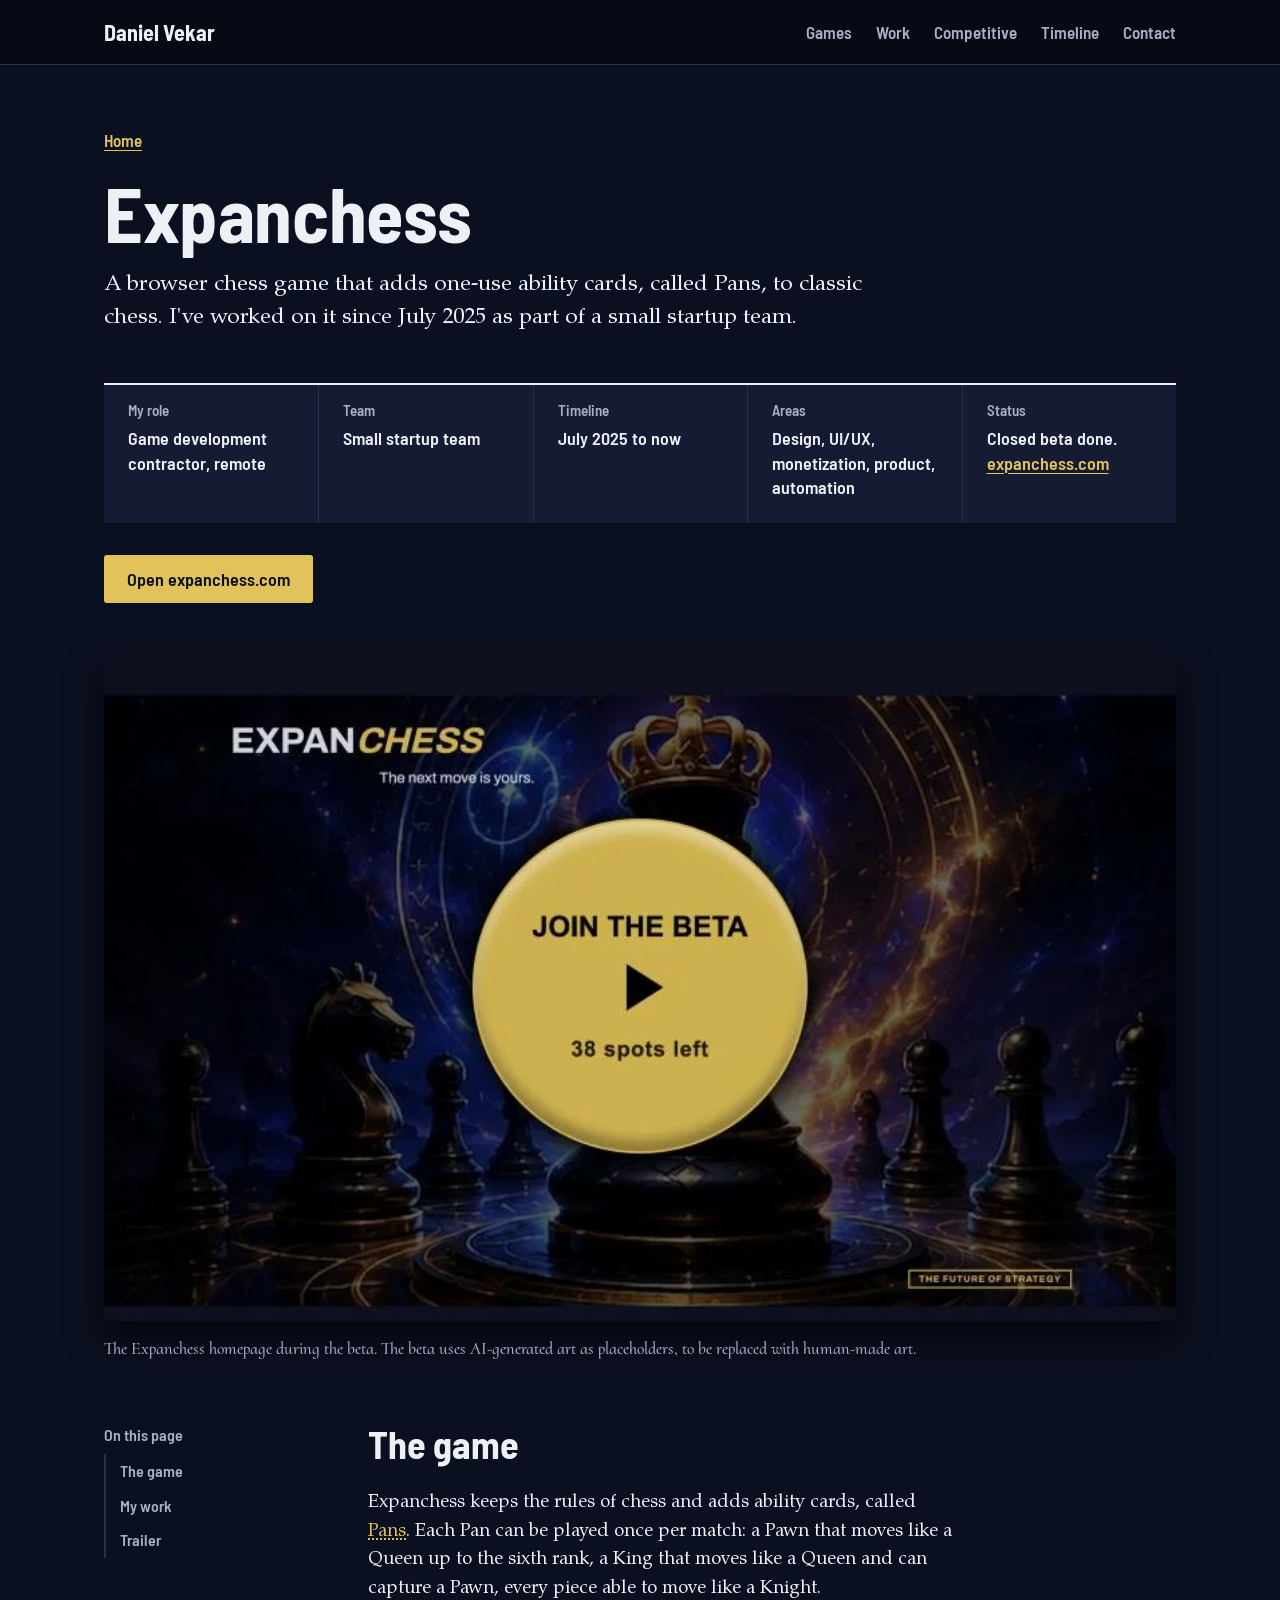
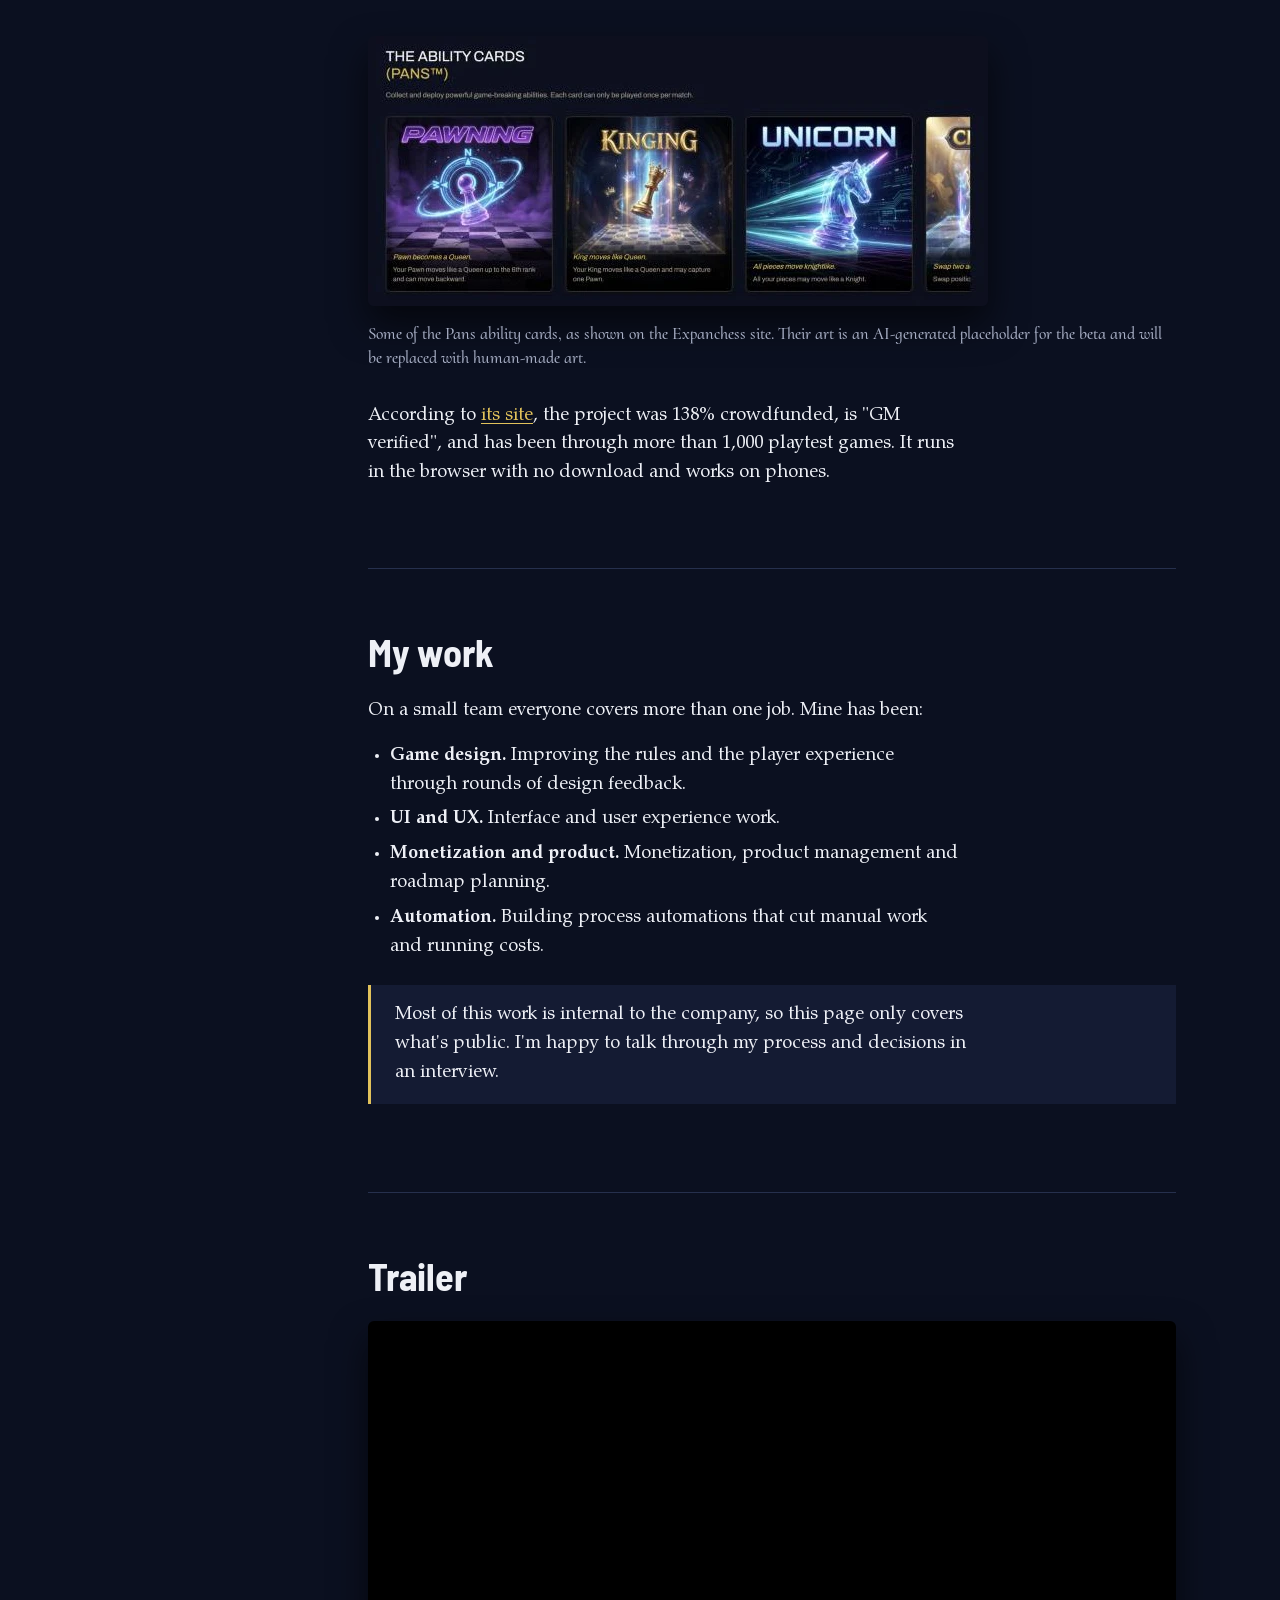
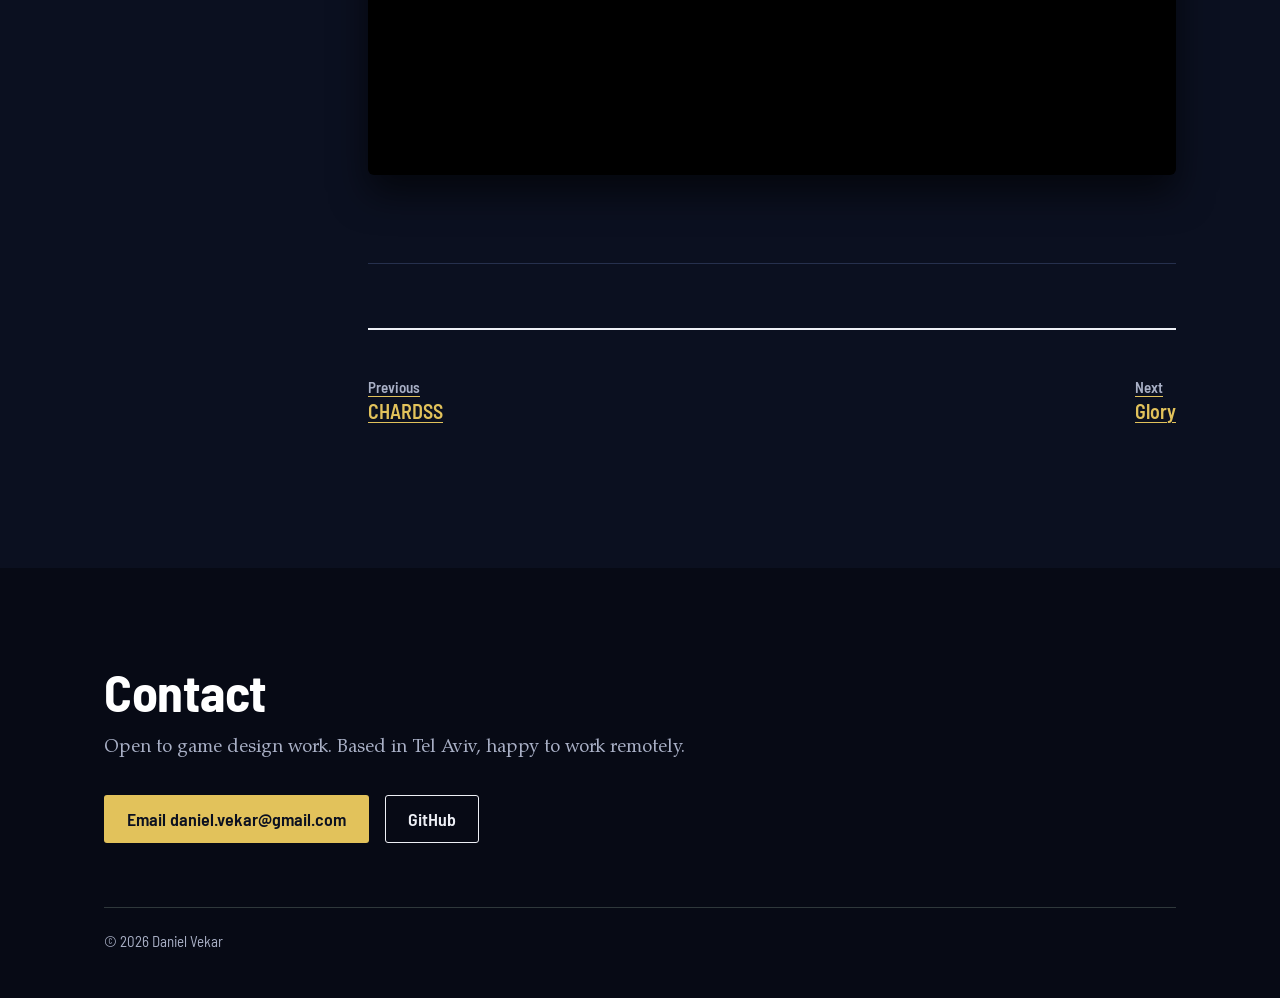
<file: expanchess.html>
<!doctype html>
<html lang="en">
<head>
<meta charset="utf-8">
<meta name="viewport" content="width=device-width, initial-scale=1">
<title>Expanchess, Daniel Vekar</title>
<meta name="description" content="My work as a game development contractor on Expanchess, a browser chess game with one-use ability cards.">
<meta property="og:title" content="Expanchess, Daniel Vekar">
<meta property="og:image" content="https://thevaus.github.io/img/og.png">
<meta name="theme-color" content="#191F21">
<link rel="icon" href="img/favicon.svg" type="image/svg+xml">
<link rel="preload" href="fonts/war/WARCaption-Bold.woff2" as="font" type="font/woff2" crossorigin>
<link rel="preload" href="fonts/war/WARText-Regular.woff2" as="font" type="font/woff2" crossorigin>
<link rel="stylesheet" href="styles.css">
</head>
<body class="theme-expanchess">
<a class="skip" href="#main">Skip to content</a>
<header class="site-head">
  <div class="wrap">
    <a class="wordmark" href="./">Daniel Vekar</a>
    <nav class="site-nav" aria-label="Main">
      <a href="./#games">Games</a>
      <a href="./#work" class="opt">Work</a>
      <a href="optcg.html" class="opt">Competitive</a>
      <a href="timeline.html">Timeline</a>
      <a href="#contact">Contact</a>
    </nav>
  </div>
</header>

<main id="main">
<div class="wrap">
  <header class="cs-head">
    <a class="crumb" href="./">Home</a>
    <h1>Expanchess</h1>
    <p class="lede">A browser chess game that adds one-use ability cards, called Pans, to classic chess. I've worked on it since July 2025 as part of a small startup team.</p>
    <dl class="summary">
      <div><dt>My role</dt><dd>Game development contractor, remote</dd></div>
      <div><dt>Team</dt><dd>Small startup team</dd></div>
      <div><dt>Timeline</dt><dd>July 2025 to now</dd></div>
      <div><dt>Areas</dt><dd>Design, UI/UX, monetization, product, automation</dd></div>
      <div><dt>Status</dt><dd>Closed beta done. <a href="https://expanchess.com">expanchess.com</a></dd></div>
    </dl>
    <div class="site-links"><a class="btn btn-primary" href="https://expanchess.com">Open expanchess.com</a></div>
  </header>

  <figure class="cs-hero">
    <img src="img/shots/expanchess-home.webp" alt="The Expanchess homepage: a dark chess scene with a gold Join the beta button" width="800" height="500">
    <figcaption>The Expanchess homepage during the beta. The beta uses AI-generated art as placeholders, to be replaced with human-made art.</figcaption>
  </figure>

  <div class="cs-body">
    <nav class="toc" aria-label="On this page">
      <p>On this page</p>
      <ol>
        <li><a href="#game">The game</a></li>
        <li><a href="#work">My work</a></li>
        <li><a href="#trailer">Trailer</a></li>
      </ol>
    </nav>

    <div class="cs-main">
      <section id="game">
        <h2>The game</h2>
        <p>Expanchess keeps the rules of chess and adds ability cards, called <a class="wl" href="#game" data-wl="pans">Pans</a>. Each Pan can be played once per match: a Pawn that moves like a Queen up to the sixth rank, a King that moves like a Queen and can capture a Pawn, every piece able to move like a Knight.</p>
        <figure class="fig"><img src="img/shots/expanchess-pans.webp" alt="Three Expanchess ability cards: Pawning, Kinging and Unicorn" width="620" height="270" loading="lazy"><figcaption>Some of the Pans ability cards, as shown on the Expanchess site. Their art is an AI-generated placeholder for the beta and will be replaced with human-made art.</figcaption></figure>
        <p>According to <a href="https://expanchess.com">its site</a>, the project was 138% crowdfunded, is "GM verified", and has been through more than 1,000 playtest games. It runs in the browser with no download and works on phones.</p>
      </section>

      <section id="work">
        <h2>My work</h2>
        <p>On a small team everyone covers more than one job. Mine has been:</p>
        <ul>
          <li><b>Game design.</b> Improving the rules and the player experience through rounds of design feedback.</li>
          <li><b>UI and UX.</b> Interface and user experience work.</li>
          <li><b>Monetization and product.</b> Monetization, product management and roadmap planning.</li>
          <li><b>Automation.</b> Building process automations that cut manual work and running costs.</li>
        </ul>
        <div class="callout"><p>Most of this work is internal to the company, so this page only covers what's public. I'm happy to talk through my process and decisions in an interview.</p></div>
      </section>

      <section id="trailer">
        <h2>Trailer</h2>
        <div class="video"><iframe src="https://www.youtube-nocookie.com/embed/ln0GCZdiPrY" title="Expanchess trailer" loading="lazy" allow="encrypted-media; picture-in-picture" allowfullscreen></iframe></div>
      </section>

      <nav class="next" aria-label="More case studies">
        <a href="chardss.html"><span>Previous</span>CHARDSS</a>
        <a href="glory.html"><span>Next</span>Glory</a>
      </nav>
    </div>
  </div>
</div>
</main>

<footer class="site-foot on-iron" id="contact">
  <div class="wrap">
    <h2>Contact</h2>
    <p>Open to game design work. Based in Tel Aviv, happy to work remotely.</p>
    <div class="actions">
      <a class="btn btn-primary" href="mailto:daniel.vekar@gmail.com">Email daniel.vekar@gmail.com</a>
      <a class="btn btn-secondary" href="https://github.com/TheVaus">GitHub</a>
    </div>
    <div class="foot-small"><span>© 2026 Daniel Vekar</span></div>
  </div>
</footer>
<script src="wiki-data.js"></script>
<script src="wiki.js"></script>
<script src="notify.js"></script>
</body>
</html>
</file>
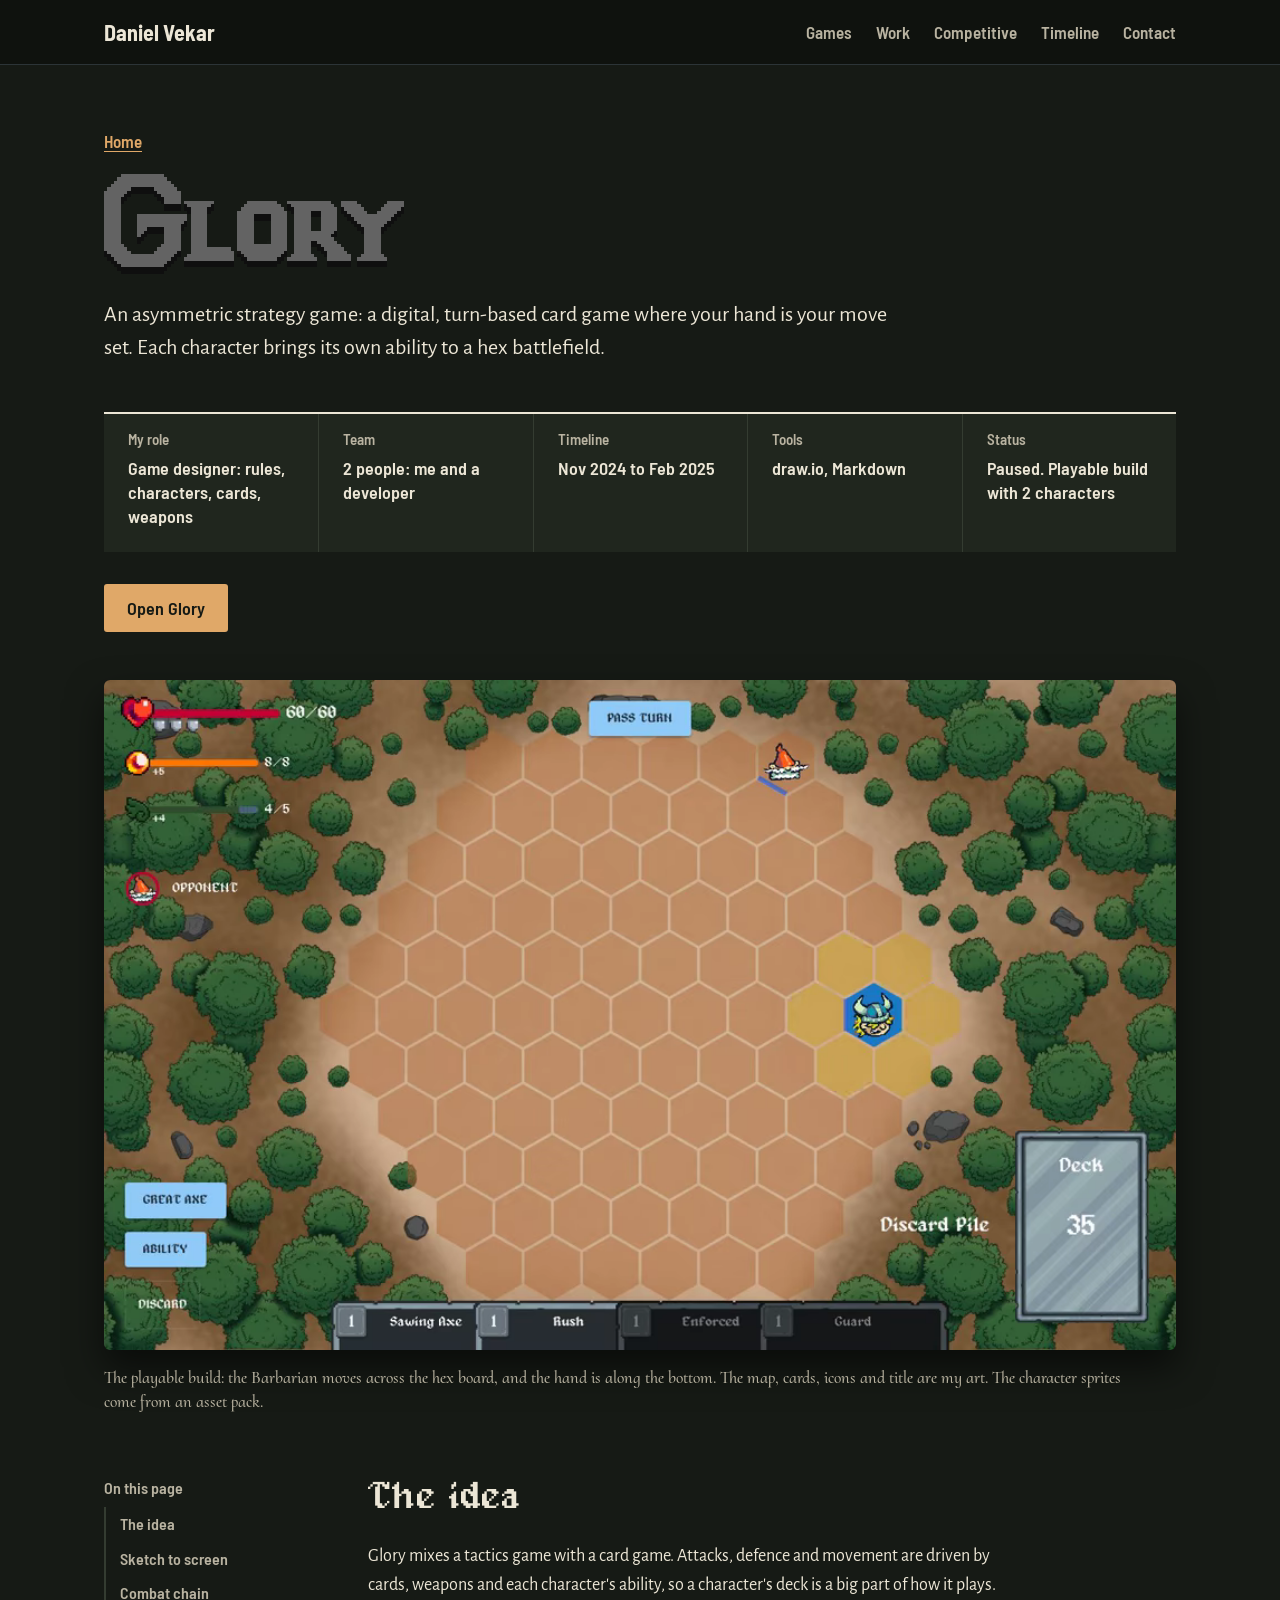
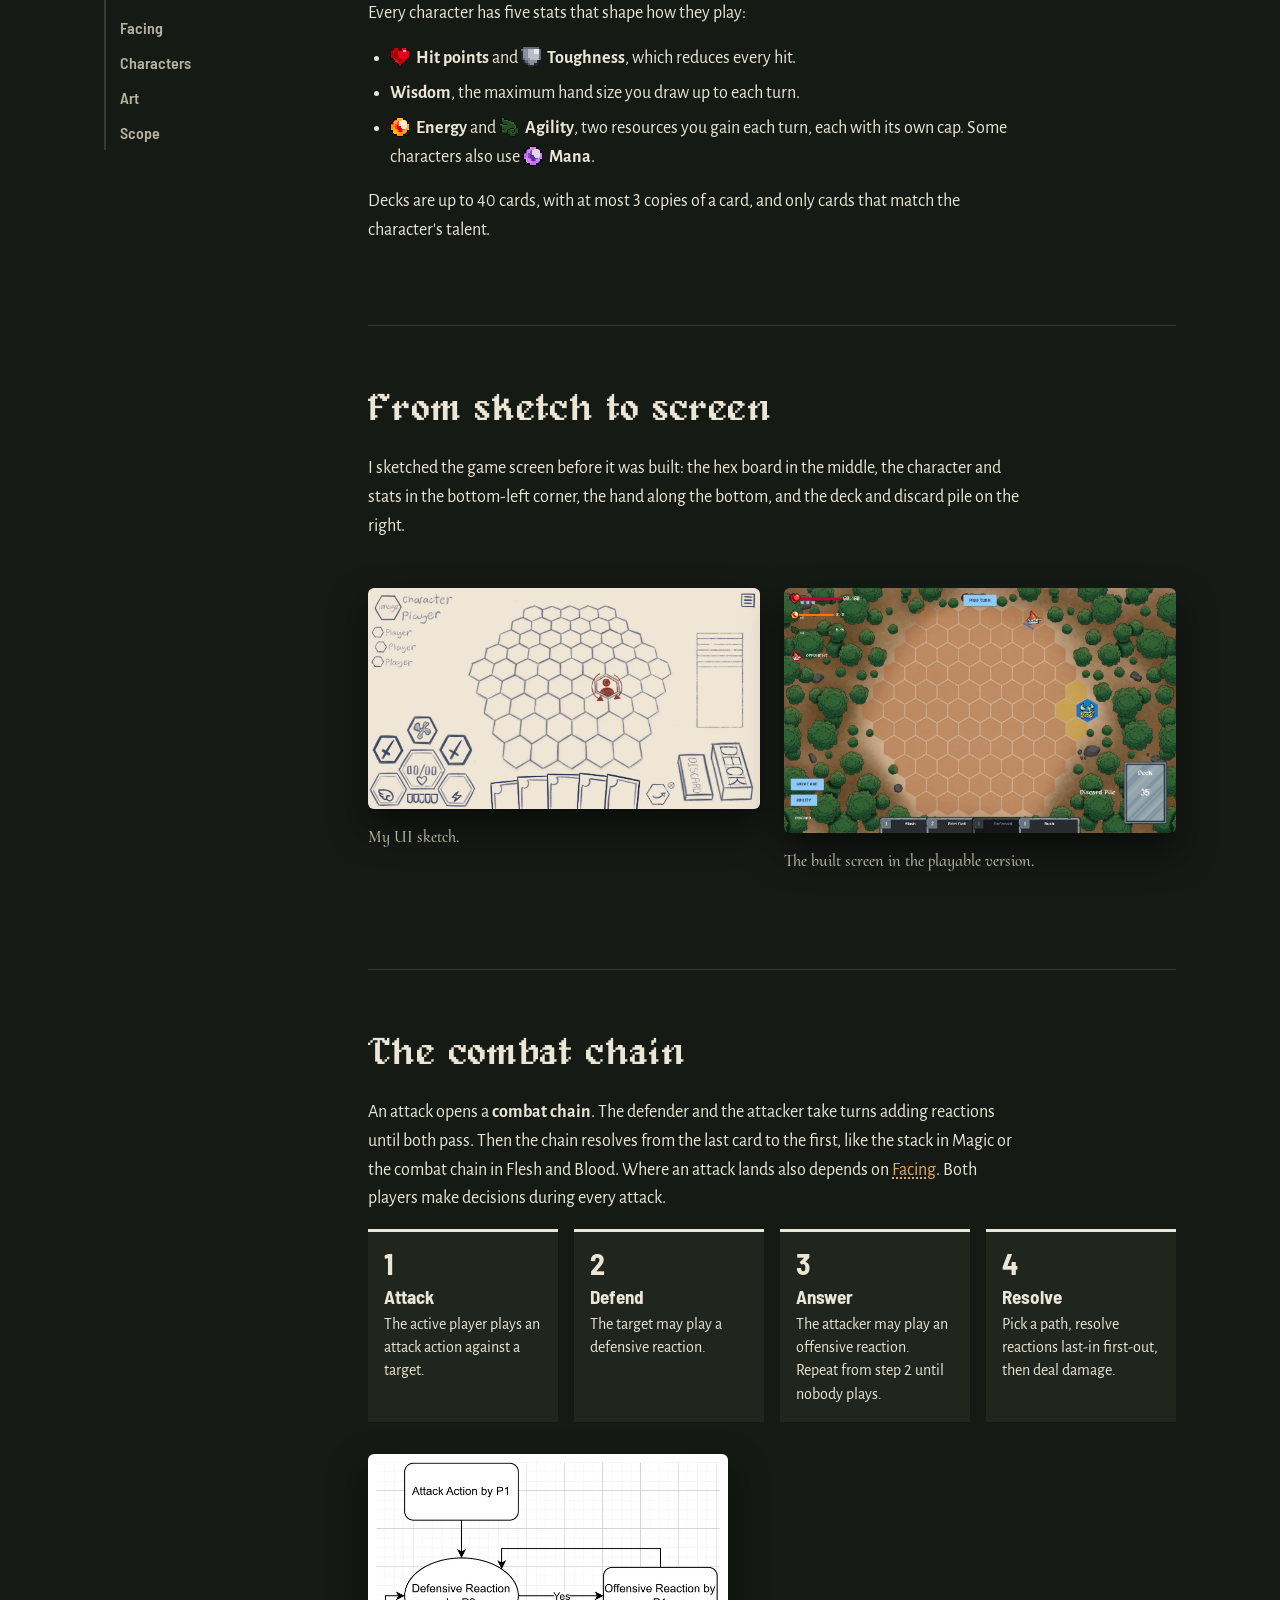
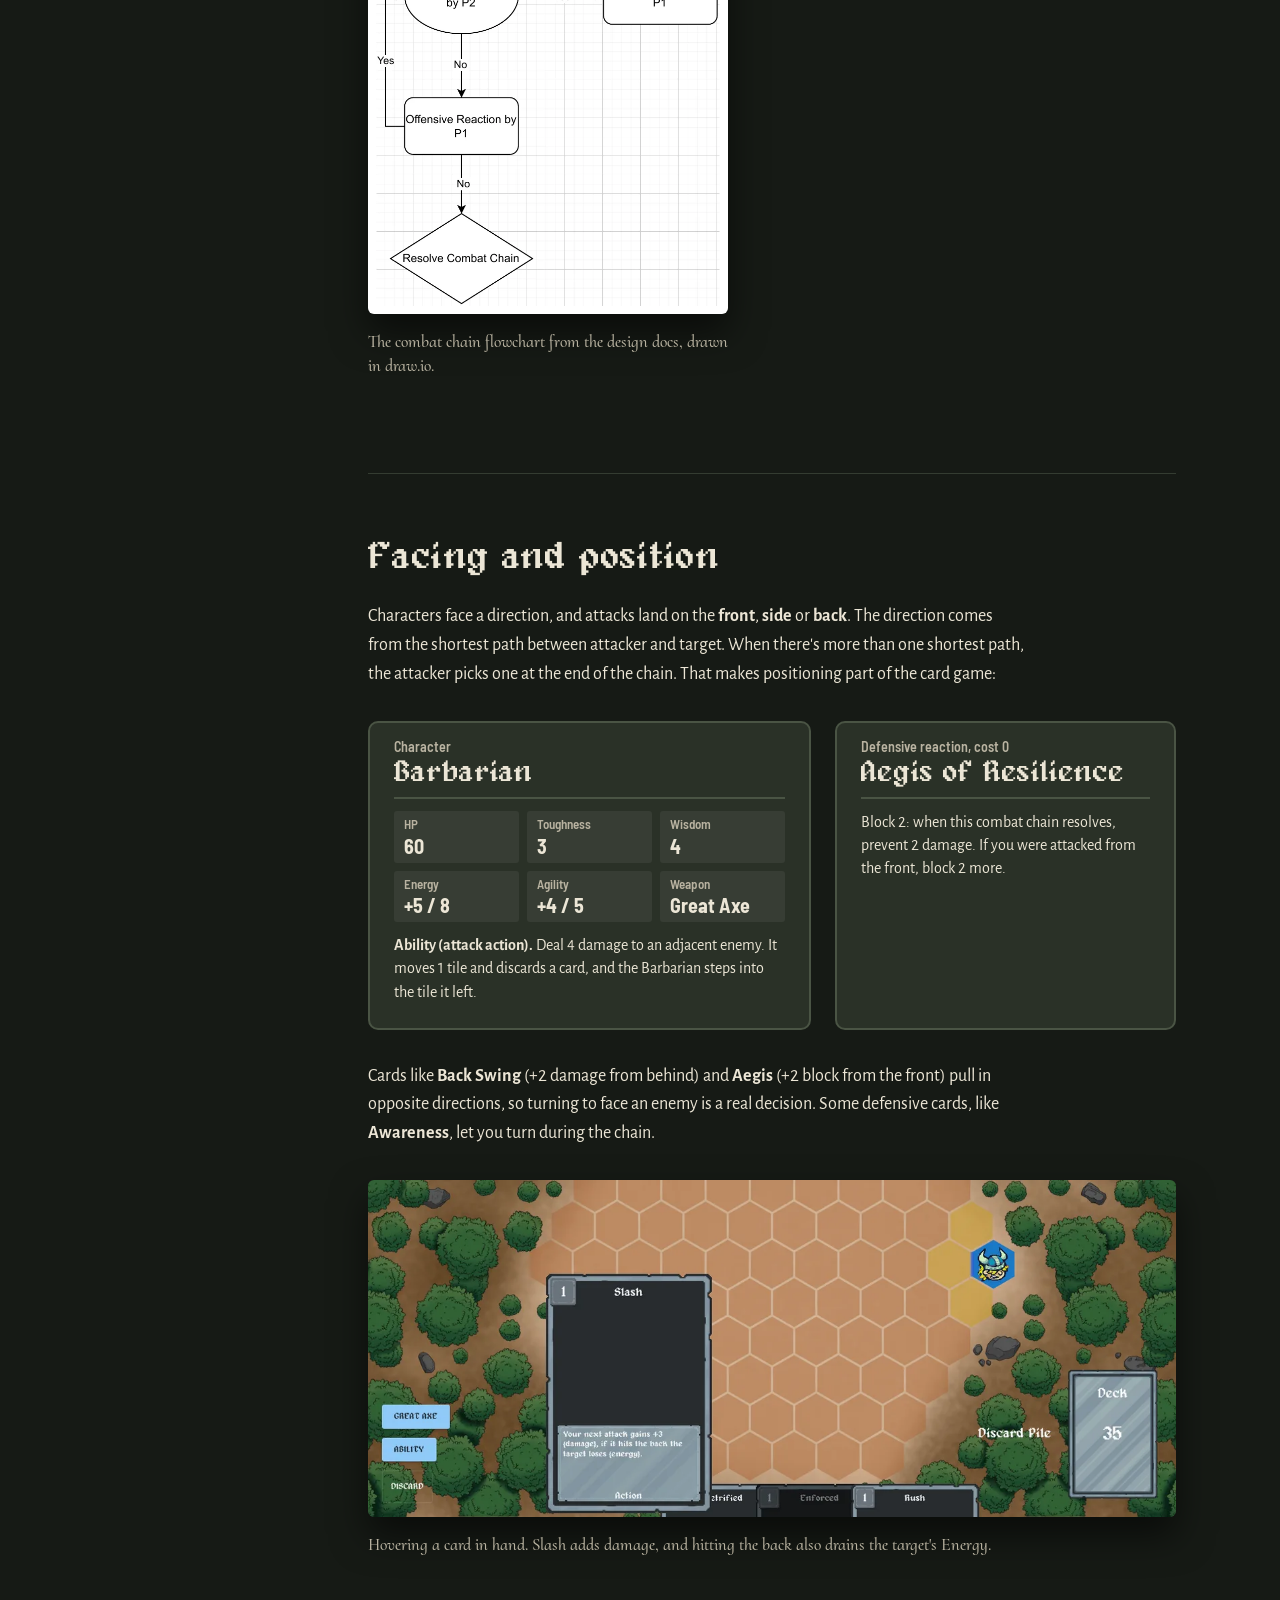
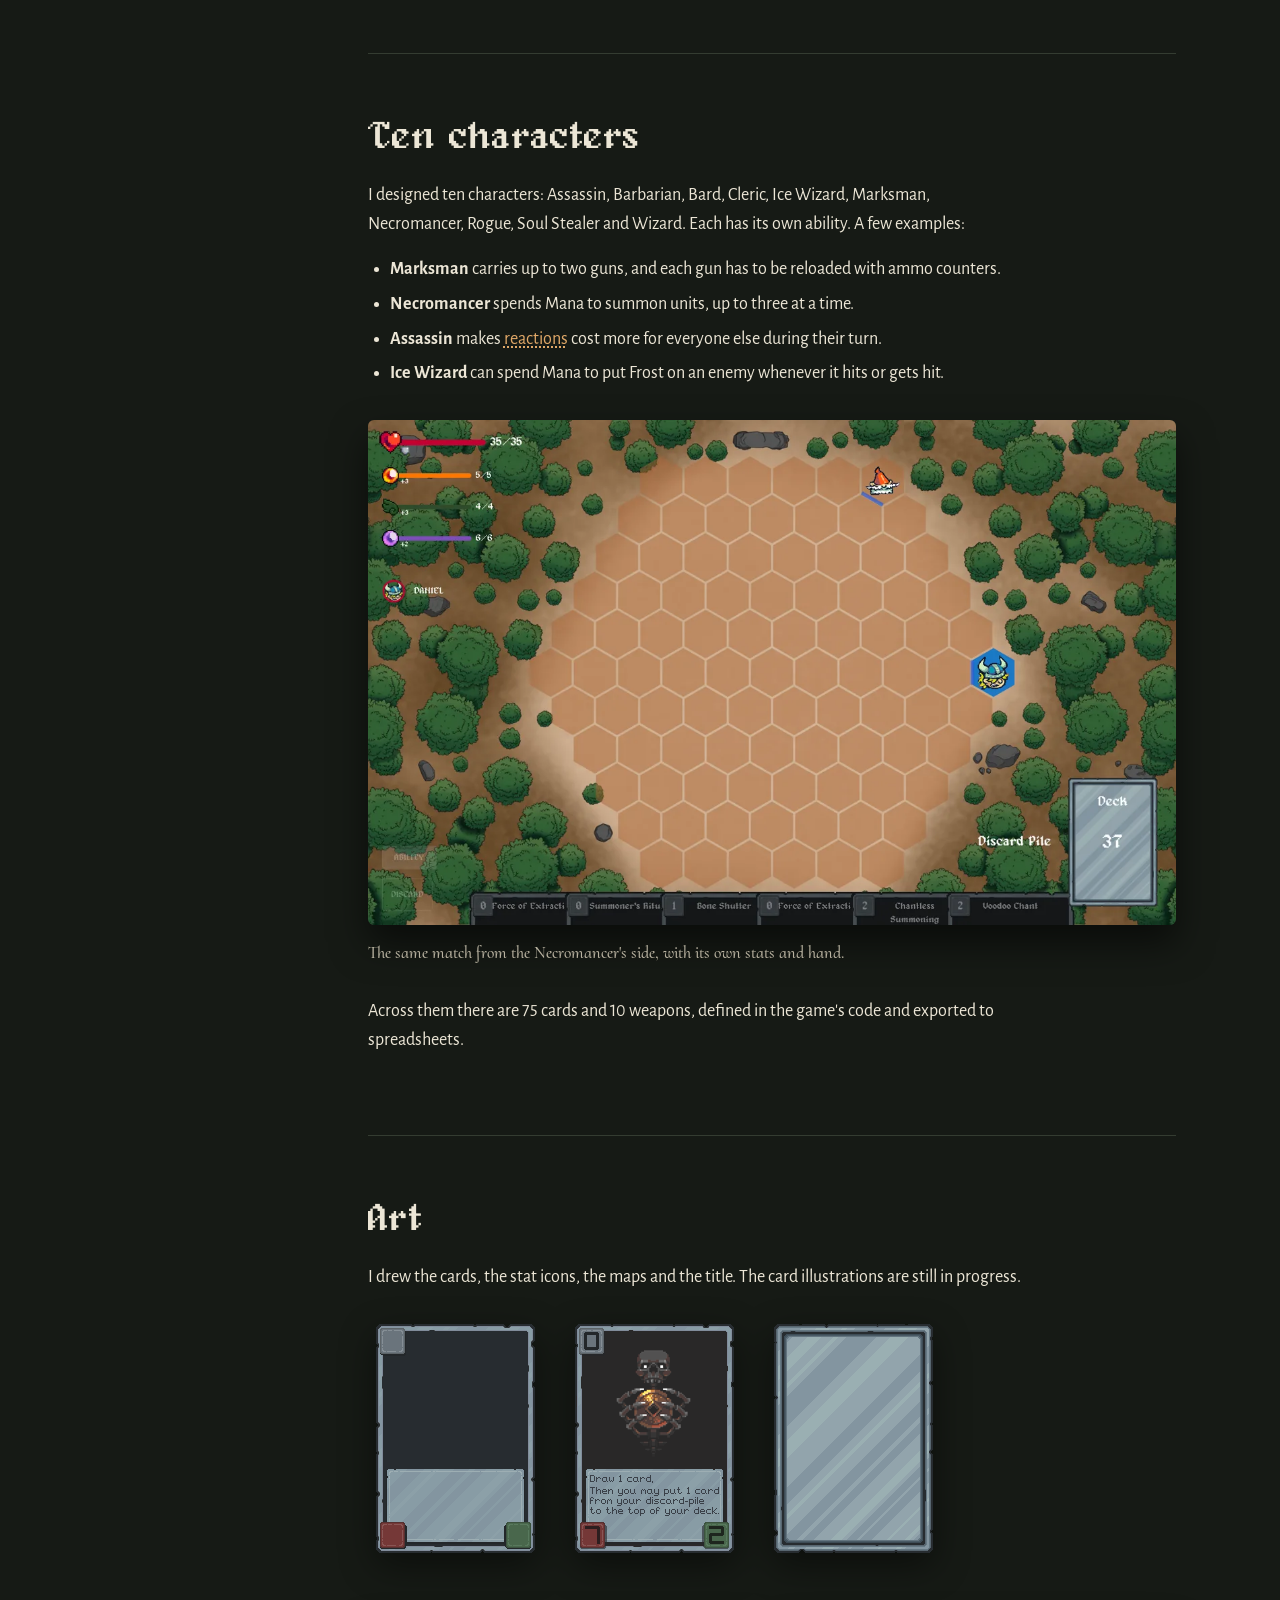
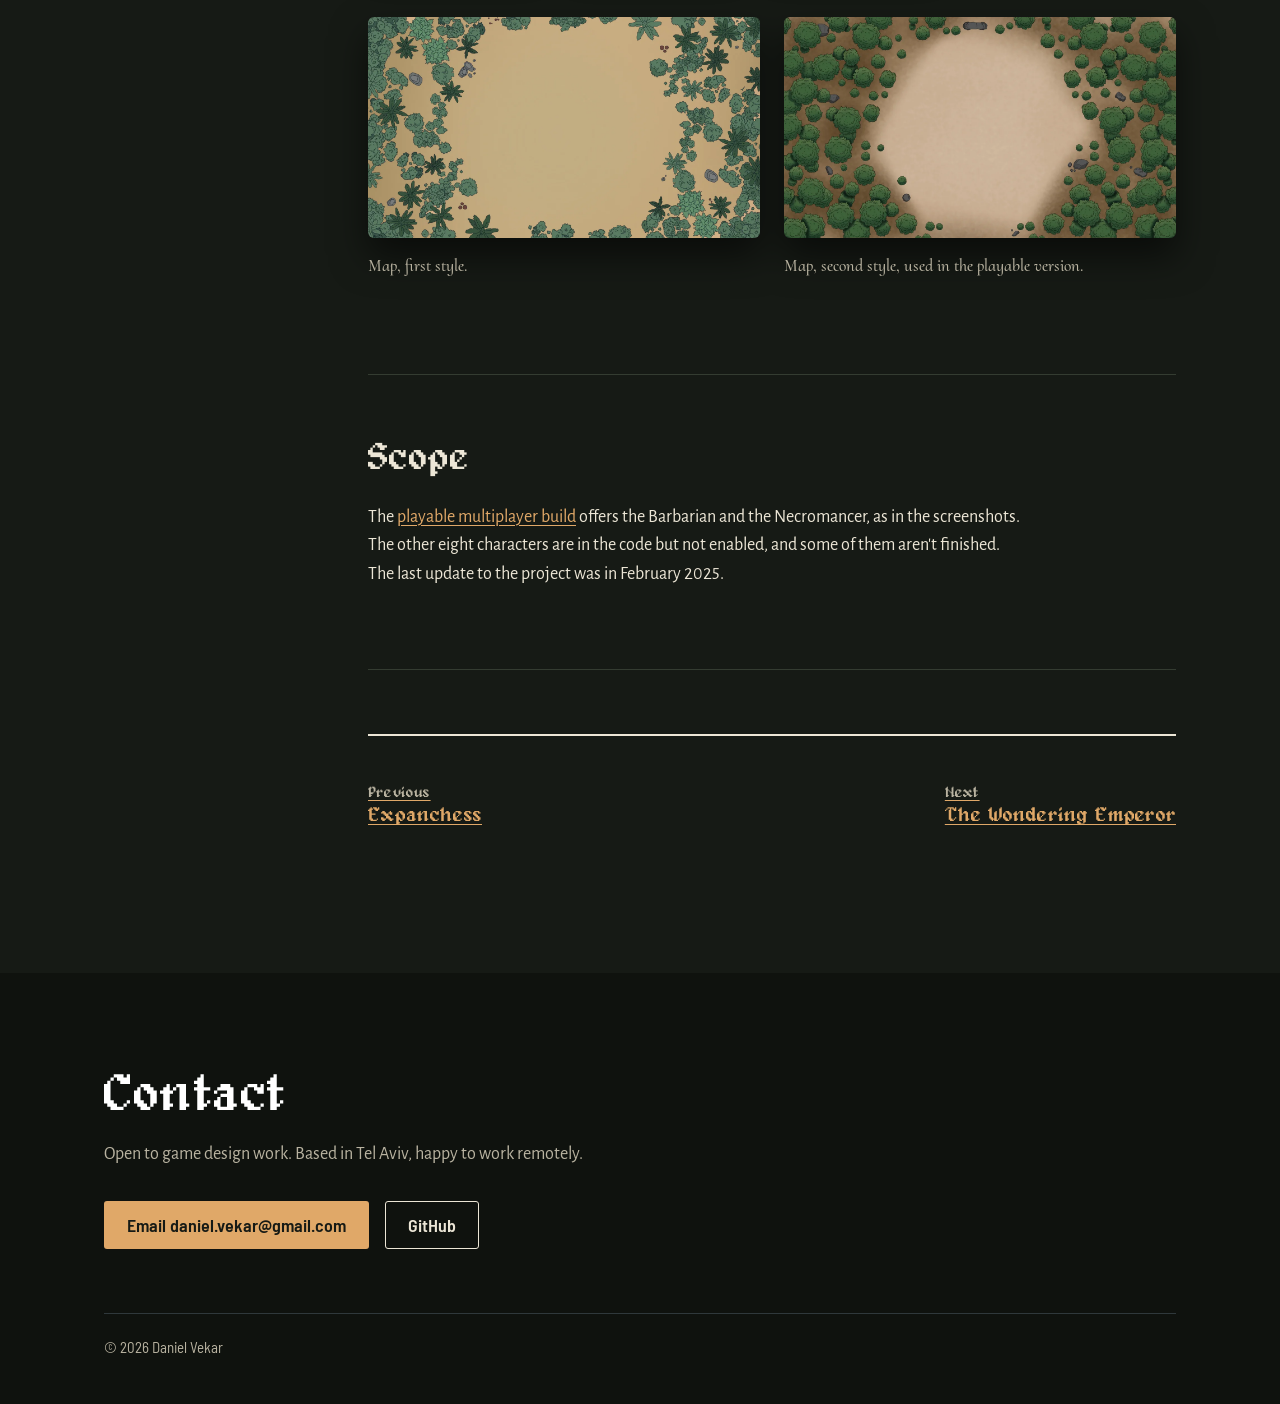
<file: glory.html>
<!doctype html>
<html lang="en">
<head>
<meta charset="utf-8">
<meta name="viewport" content="width=device-width, initial-scale=1">
<title>Glory case study, Daniel Vekar</title>
<meta name="description" content="Glory is an asymmetric, turn-based digital card game where your hand is your move set. How I designed its combat chain, facing rules and characters.">
<meta property="og:title" content="Glory case study, Daniel Vekar">
<meta property="og:image" content="https://thevaus.github.io/img/og.png">
<meta name="theme-color" content="#191F21">
<link rel="icon" href="img/favicon.svg" type="image/svg+xml">
<link rel="preload" href="fonts/war/WARCaption-Bold.woff2" as="font" type="font/woff2" crossorigin>
<link rel="preload" href="fonts/war/WARText-Regular.woff2" as="font" type="font/woff2" crossorigin>
<link rel="stylesheet" href="styles.css">
</head>
<body class="theme-glory">
<a class="skip" href="#main">Skip to content</a>
<header class="site-head">
  <div class="wrap">
    <a class="wordmark" href="./">Daniel Vekar</a>
    <nav class="site-nav" aria-label="Main">
      <a href="./#games">Games</a>
      <a href="./#work" class="opt">Work</a>
      <a href="optcg.html" class="opt">Competitive</a>
      <a href="timeline.html">Timeline</a>
      <a href="#contact">Contact</a>
    </nav>
  </div>
</header>

<main id="main">
<div class="wrap">
  <header class="cs-head">
    <a class="crumb" href="./">Home</a>
    <img class="px glory-title" src="img/glory/title.png" alt="" width="360" height="120">
    <h1 class="sr-only">Glory</h1>
    <p class="lede">An asymmetric strategy game: a digital, turn-based card game where your hand is your move set. Each character brings its own ability to a hex battlefield.</p>
    <dl class="summary">
      <div><dt>My role</dt><dd>Game designer: rules, characters, cards, weapons</dd></div>
      <div><dt>Team</dt><dd>2 people: me and a developer</dd></div>
      <div><dt>Timeline</dt><dd>Nov 2024 to Feb 2025</dd></div>
      <div><dt>Tools</dt><dd>draw.io, Markdown</dd></div>
      <div><dt>Status</dt><dd>Paused. Playable build with 2 characters</dd></div>
    </dl>
    <div class="site-links"><a class="btn btn-primary" href="https://glory-1f1u.onrender.com/">Open Glory</a></div>
  </header>

  <figure class="cs-hero">
    <video autoplay muted loop playsinline preload="metadata" poster="img/shots/glory-board.webp" width="960" height="600" aria-label="Gameplay clip from the playable build: the Barbarian moves three tiles toward the centre of the hex board, then the player looks through the cards in hand">
      <source src="img/glory/gameplay.webm" type="video/webm">
      <source src="img/glory/gameplay.mp4" type="video/mp4">
    </video>
    <figcaption>The playable build: the Barbarian moves across the hex board, and the hand is along the bottom. The map, cards, icons and title are my art. The character sprites come from an asset pack.</figcaption>
  </figure>

  <div class="cs-body">
    <nav class="toc" aria-label="On this page">
      <p>On this page</p>
      <ol>
        <li><a href="#idea">The idea</a></li>
        <li><a href="#sketch">Sketch to screen</a></li>
        <li><a href="#chain">Combat chain</a></li>
        <li><a href="#facing">Facing</a></li>
        <li><a href="#characters">Characters</a></li>
        <li><a href="#art">Art</a></li>
        <li><a href="#scope">Scope</a></li>
      </ol>
    </nav>

    <div class="cs-main">
      <section id="idea">
        <h2>The idea</h2>
        <p>Glory mixes a tactics game with a card game. Attacks, defence and movement are driven by cards, weapons and each character's ability, so a character's deck is a big part of how it plays. Every character has five stats that shape how they play:</p>
        <ul>
          <li><img class="px-ico" src="img/glory/hp-icon.png" alt="" width="20" height="20"><b>Hit points</b> and <img class="px-ico" src="img/glory/armor-icon.png" alt="" width="20" height="20"><b>Toughness</b>, which reduces every hit.</li>
          <li><b>Wisdom</b>, the maximum hand size you draw up to each turn.</li>
          <li><img class="px-ico" src="img/glory/energy-icon.png" alt="" width="20" height="20"><b>Energy</b> and <img class="px-ico" src="img/glory/agility-icon.png" alt="" width="20" height="20"><b>Agility</b>, two resources you gain each turn, each with its own cap. Some characters also use <img class="px-ico" src="img/glory/mana-icon.png" alt="" width="20" height="20"><b>Mana</b>.</li>
        </ul>
        <p>Decks are up to 40 cards, with at most 3 copies of a card, and only cards that match the character's talent.</p>
      </section>

      <section id="sketch">
        <h2>From sketch to screen</h2>
        <p>I sketched the game screen before it was built: the hex board in the middle, the character and stats in the bottom-left corner, the hand along the bottom, and the deck and discard pile on the right.</p>
        <div class="fig-row">
          <figure class="fig"><img src="img/glory/ui-sketch.webp" alt="Hand-drawn UI sketch: hex board, player list top left, stat hexagons bottom left, cards along the bottom, deck and discard bottom right" width="1280" height="720" loading="lazy"><figcaption>My UI sketch.</figcaption></figure>
          <figure class="fig"><img src="img/shots/glory-board.webp" alt="The built game screen with the same layout" width="1200" height="750" loading="lazy"><figcaption>The built screen in the playable version.</figcaption></figure>
        </div>
      </section>

      <section id="chain">
        <h2>The combat chain</h2>
        <p>An attack opens a <b>combat chain</b>. The defender and the attacker take turns adding reactions until both pass. Then the chain resolves from the last card to the first, like the stack in Magic or the combat chain in Flesh and Blood. Where an attack lands also depends on <a class="wl" href="#facing" data-wl="facing">Facing</a>. Both players make decisions during every attack.</p>
        <ol class="chain">
          <li><b>Attack</b>The active player plays an attack action against a target.</li>
          <li><b>Defend</b>The target may play a defensive reaction.</li>
          <li><b>Answer</b>The attacker may play an offensive reaction. Repeat from step 2 until nobody plays.</li>
          <li><b>Resolve</b>Pick a path, resolve reactions last-in first-out, then deal damage.</li>
        </ol>
        <figure class="fig" style="max-width:360px"><img src="img/shots/glory-chain.webp" alt="Flowchart: attack action by player 1, then a loop of defensive reactions by player 2 and offensive reactions by player 1, ending in Resolve Combat Chain" width="681" height="879" loading="lazy"><figcaption>The combat chain flowchart from the design docs, drawn in draw.io.</figcaption></figure>
      </section>

      <section id="facing">
        <h2>Facing and position</h2>
        <p>Characters face a direction, and attacks land on the <b>front</b>, <b>side</b> or <b>back</b>. The direction comes from the shortest path between attacker and target. When there's more than one shortest path, the attacker picks one at the end of the chain. That makes positioning part of the card game:</p>
        <div class="sheets">
          <article class="sheet">
            <small>Character</small>
            <h3>Barbarian</h3>
            <dl>
              <div><dt>HP</dt><dd>60</dd></div>
              <div><dt>Toughness</dt><dd>3</dd></div>
              <div><dt>Wisdom</dt><dd>4</dd></div>
              <div><dt>Energy</dt><dd>+5 / 8</dd></div>
              <div><dt>Agility</dt><dd>+4 / 5</dd></div>
              <div><dt>Weapon</dt><dd>Great Axe</dd></div>
            </dl>
            <p><b>Ability (attack action).</b> Deal 4 damage to an adjacent enemy. It moves 1 tile and discards a card, and the Barbarian steps into the tile it left.</p>
          </article>
          <article class="sheet">
            <small>Defensive reaction, cost 0</small>
            <h3>Aegis of Resilience</h3>
            <p>Block 2: when this combat chain resolves, prevent 2 damage. If you were attacked from the front, block 2 more.</p>
          </article>
        </div>
        <p>Cards like <b>Back Swing</b> (+2 damage from behind) and <b>Aegis</b> (+2 block from the front) pull in opposite directions, so turning to face an enemy is a real decision. Some defensive cards, like <b>Awareness</b>, let you turn during the chain.</p>
        <figure class="fig"><img src="img/shots/glory-card.webp" alt="The Slash card enlarged in the hand: your next attack gains 3 damage, and if it hits the back the target loses energy" width="1200" height="500" loading="lazy"><figcaption>Hovering a card in hand. Slash adds damage, and hitting the back also drains the target's Energy.</figcaption></figure>
      </section>

      <section id="characters">
        <h2>Ten characters</h2>
        <p>I designed ten characters: Assassin, Barbarian, Bard, Cleric, Ice Wizard, Marksman, Necromancer, Rogue, Soul Stealer and Wizard. Each has its own ability. A few examples:</p>
        <ul>
          <li><b>Marksman</b> carries up to two guns, and each gun has to be reloaded with ammo counters.</li>
          <li><b>Necromancer</b> spends Mana to summon units, up to three at a time.</li>
          <li><b>Assassin</b> makes <a class="wl" href="#chain" data-wl="combat-chain">reactions</a> cost more for everyone else during their turn.</li>
          <li><b>Ice Wizard</b> can spend Mana to put Frost on an enemy whenever it hits or gets hit.</li>
        </ul>
        <figure class="fig"><img src="img/shots/glory-necro.webp" alt="The same match from the Necromancer player's side, with their own stats and hand" width="1200" height="750" loading="lazy"><figcaption>The same match from the Necromancer's side, with its own stats and hand.</figcaption></figure>
        <p>Across them there are 75 cards and 10 weapons, defined in the game's code and exported to spreadsheets.</p>
      </section>

      <section id="art">
        <h2>Art</h2>
        <p>I drew the cards, the stat icons, the maps and the title. The card illustrations are still in progress.</p>
        <div class="glory-cards">
          <img class="px" src="img/glory/card-front.png" alt="Glory card front template" width="175" height="245" loading="lazy">
          <img class="px" src="img/glory/attack-action-example-card.png" alt="An example attack action card" width="175" height="245" loading="lazy">
          <img class="px" src="img/glory/card-back.png" alt="Glory card back" width="175" height="245" loading="lazy">
        </div>
        <div class="fig-row">
          <figure class="fig"><img src="img/glory/map1.webp" alt="A battle map: a sandy clearing ringed by forest, in a flat illustrated style" width="1400" height="788" loading="lazy"><figcaption>Map, first style.</figcaption></figure>
          <figure class="fig"><img src="img/glory/map2.webp" alt="A battle map: a sandy clearing ringed by round trees and rocks" width="1400" height="788" loading="lazy"><figcaption>Map, second style, used in the playable version.</figcaption></figure>
        </div>
      </section>

      <section id="scope">
        <h2>Scope</h2>
        <p>The <a href="https://glory-1f1u.onrender.com/">playable multiplayer build</a> offers the Barbarian and the Necromancer, as in the screenshots. The other eight characters are in the code but not enabled, and some of them aren't finished. The last update to the project was in February 2025.</p>
      </section>

      <nav class="next" aria-label="More case studies">
        <a href="expanchess.html"><span>Previous</span>Expanchess</a>
        <a href="world.html"><span>Next</span>The Wondering Emperor</a>
      </nav>
    </div>
  </div>
</div>
</main>

<footer class="site-foot on-iron" id="contact">
  <div class="wrap">
    <h2>Contact</h2>
    <p>Open to game design work. Based in Tel Aviv, happy to work remotely.</p>
    <div class="actions">
      <a class="btn btn-primary" href="mailto:daniel.vekar@gmail.com">Email daniel.vekar@gmail.com</a>
      <a class="btn btn-secondary" href="https://github.com/TheVaus">GitHub</a>
    </div>
    <div class="foot-small"><span>© 2026 Daniel Vekar</span></div>
  </div>
</footer>
<script>if (matchMedia("(prefers-reduced-motion: reduce)").matches) document.querySelectorAll("video[autoplay]").forEach(function (v) { v.removeAttribute("autoplay"); v.pause(); v.controls = true; });</script>
<script src="wiki-data.js"></script>
<script src="wiki.js"></script>
<script src="notify.js"></script>
</body>
</html>
</file>
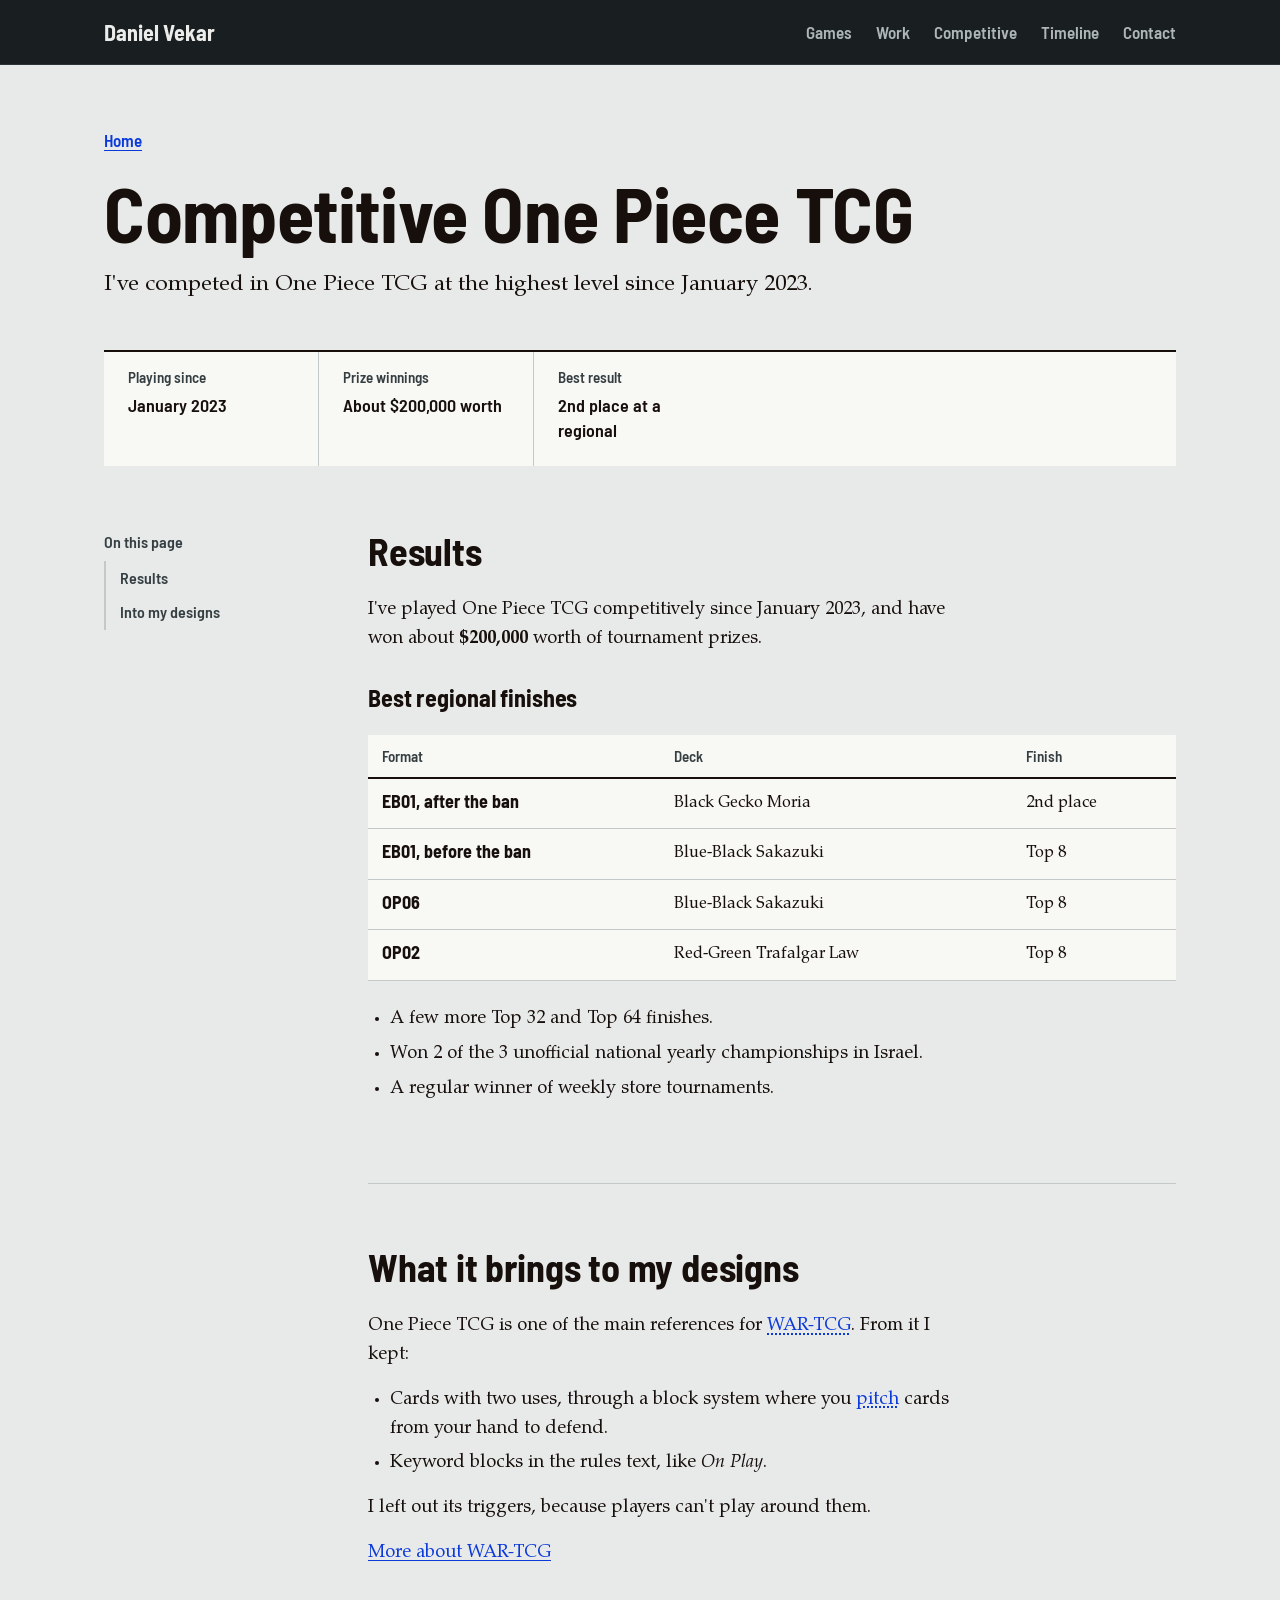
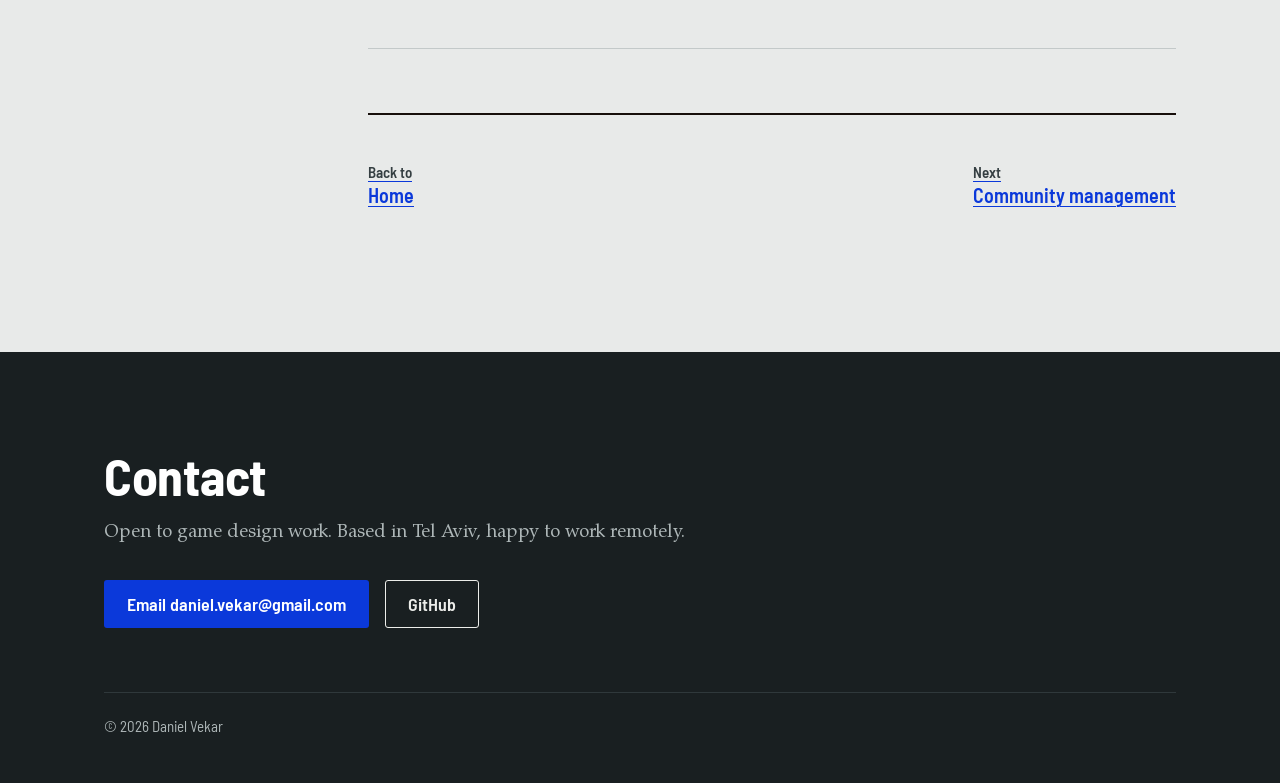
<file: optcg.html>
<!doctype html>
<html lang="en">
<head>
<meta charset="utf-8">
<meta name="viewport" content="width=device-width, initial-scale=1">
<title>Competitive One Piece TCG, Daniel Vekar</title>
<meta name="description" content="Daniel Vekar has competed in One Piece TCG at the highest level since 2023 and won about $200,000 worth of tournament prizes.">
<meta property="og:title" content="Competitive One Piece TCG, Daniel Vekar">
<meta property="og:image" content="https://thevaus.github.io/img/og.png">
<meta name="theme-color" content="#191F21">
<link rel="icon" href="img/favicon.svg" type="image/svg+xml">
<link rel="preload" href="fonts/war/WARCaption-Bold.woff2" as="font" type="font/woff2" crossorigin>
<link rel="preload" href="fonts/war/WARText-Regular.woff2" as="font" type="font/woff2" crossorigin>
<link rel="stylesheet" href="styles.css">
</head>
<body>
<a class="skip" href="#main">Skip to content</a>
<header class="site-head">
  <div class="wrap">
    <a class="wordmark" href="./">Daniel Vekar</a>
    <nav class="site-nav" aria-label="Main">
      <a href="./#games">Games</a>
      <a href="./#work" class="opt">Work</a>
      <a href="optcg.html" class="opt">Competitive</a>
      <a href="timeline.html">Timeline</a>
      <a href="#contact">Contact</a>
    </nav>
  </div>
</header>

<main id="main">
<div class="wrap">
  <header class="cs-head">
    <a class="crumb" href="./">Home</a>
    <h1>Competitive One Piece TCG</h1>
    <p class="lede">I've competed in One Piece TCG at the highest level since January 2023.</p>
    <dl class="summary">
      <div><dt>Playing since</dt><dd>January 2023</dd></div>
      <div><dt>Prize winnings</dt><dd>About $200,000 worth</dd></div>
      <div><dt>Best result</dt><dd>2nd place at a regional</dd></div>
    </dl>
  </header>

  <div class="cs-body">
    <nav class="toc" aria-label="On this page">
      <p>On this page</p>
      <ol>
        <li><a href="#results">Results</a></li>
        <li><a href="#design">Into my designs</a></li>
      </ol>
    </nav>
    <div class="cs-main">
      <section id="results">
        <h2>Results</h2>
        <p>I've played One Piece TCG competitively since January 2023, and have won about <b>$200,000</b> worth of tournament prizes.</p>
        <h3>Best regional finishes</h3>
        <div class="table-wrap">
          <table>
            <thead><tr><th scope="col">Format</th><th scope="col">Deck</th><th scope="col">Finish</th></tr></thead>
            <tbody>
              <tr><th scope="row">EB01, after the ban</th><td>Black Gecko Moria</td><td>2nd place</td></tr>
              <tr><th scope="row">EB01, before the ban</th><td>Blue-Black Sakazuki</td><td>Top 8</td></tr>
              <tr><th scope="row">OP06</th><td>Blue-Black Sakazuki</td><td>Top 8</td></tr>
              <tr><th scope="row">OP02</th><td>Red-Green Trafalgar Law</td><td>Top 8</td></tr>
            </tbody>
          </table>
        </div>
        <ul>
          <li>A few more Top 32 and Top 64 finishes.</li>
          <li>Won 2 of the 3 unofficial national yearly championships in Israel.</li>
          <li>A regular winner of weekly store tournaments.</li>
        </ul>
      </section>
      <section id="design">
        <h2>What it brings to my designs</h2>
        <p>One Piece TCG is one of the main references for <a class="wl" href="war-tcg.html" data-wl="war-tcg">WAR-TCG</a>. From it I kept:</p>
        <ul>
          <li>Cards with two uses, through a block system where you <a class="wl" href="https://thevaus.github.io/war-tcg-site/design#defending" data-wl="pitch">pitch</a> cards from your hand to defend.</li>
          <li>Keyword blocks in the rules text, like <i>On Play</i>.</li>
        </ul>
        <p>I left out its triggers, because players can't play around them.</p>
        <p><a href="war-tcg.html">More about WAR-TCG</a></p>
      </section>
      <nav class="next" aria-label="More">
        <a href="./#competitive"><span>Back to</span>Home</a>
        <a href="community.html"><span>Next</span>Community management</a>
      </nav>
    </div>
  </div>
</div>
</main>

<footer class="site-foot on-iron" id="contact">
  <div class="wrap">
    <h2>Contact</h2>
    <p>Open to game design work. Based in Tel Aviv, happy to work remotely.</p>
    <div class="actions">
      <a class="btn btn-primary" href="mailto:daniel.vekar@gmail.com">Email daniel.vekar@gmail.com</a>
      <a class="btn btn-secondary" href="https://github.com/TheVaus">GitHub</a>
    </div>
    <div class="foot-small"><span>© 2026 Daniel Vekar</span></div>
  </div>
</footer>
<script src="wiki-data.js"></script>
<script src="wiki.js"></script>
<script src="notify.js"></script>
</body>
</html>
</file>
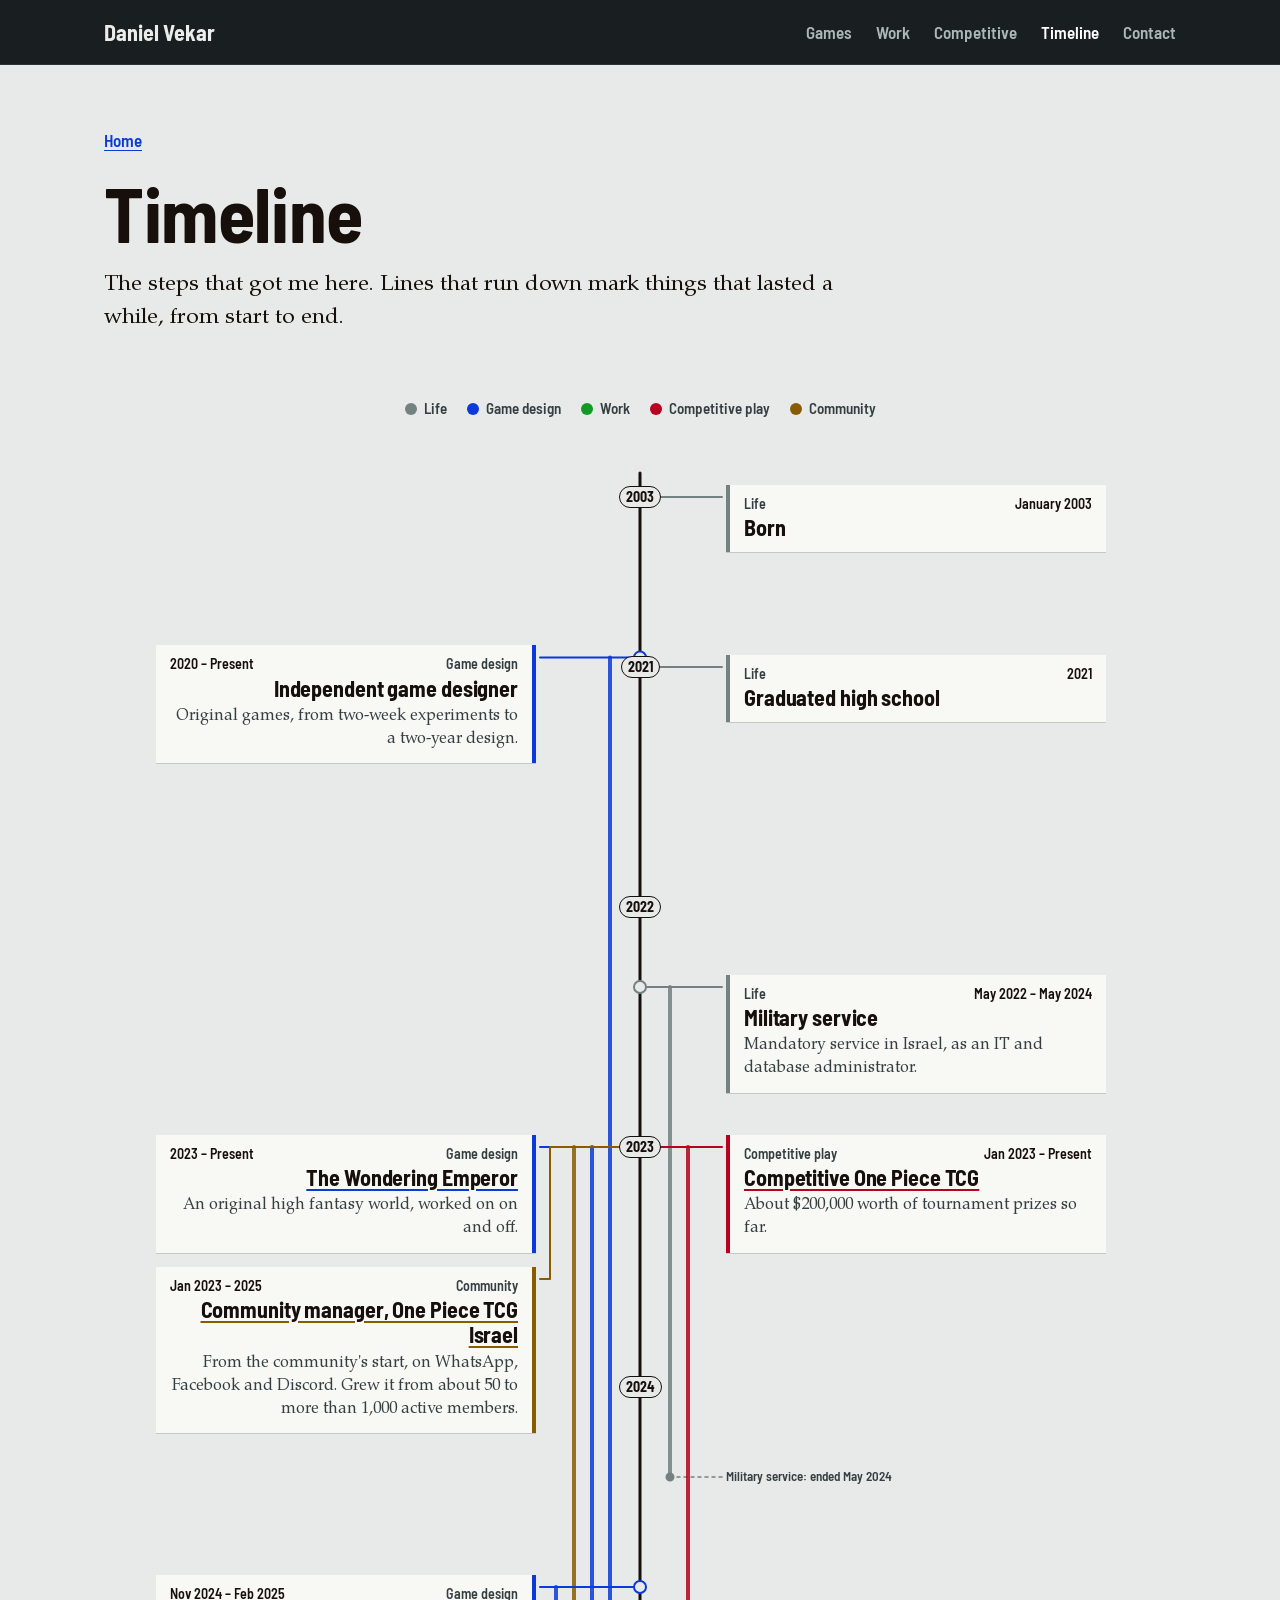
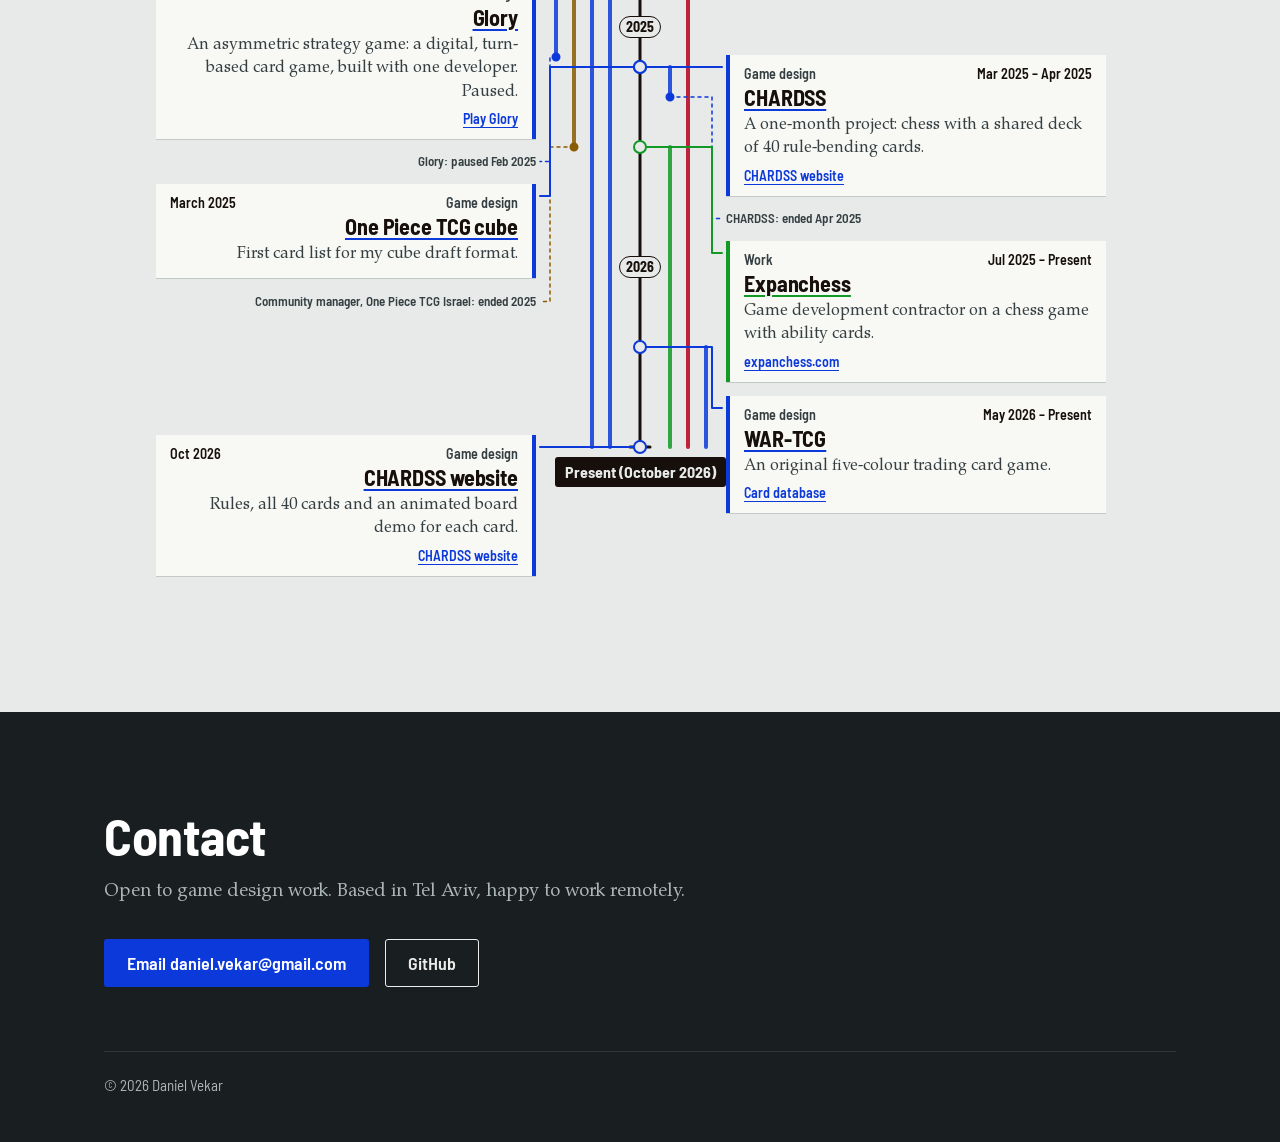
<file: timeline.html>
<!doctype html>
<html lang="en">
<head>
<meta charset="utf-8">
<meta name="viewport" content="width=device-width, initial-scale=1">
<title>Timeline, Daniel Vekar</title>
<meta name="description" content="A timeline of Daniel Vekar's life in games: army service, game design, competitive play, community work and jobs.">
<meta property="og:title" content="Timeline, Daniel Vekar">
<meta property="og:image" content="https://thevaus.github.io/img/og.png">
<meta name="theme-color" content="#191F21">
<link rel="icon" href="img/favicon.svg" type="image/svg+xml">
<link rel="preload" href="fonts/war/WARCaption-Bold.woff2" as="font" type="font/woff2" crossorigin>
<link rel="preload" href="fonts/war/WARText-Regular.woff2" as="font" type="font/woff2" crossorigin>
<link rel="stylesheet" href="styles.css">
</head>
<body>
<a class="skip" href="#main">Skip to content</a>
<header class="site-head">
  <div class="wrap">
    <a class="wordmark" href="./">Daniel Vekar</a>
    <nav class="site-nav" aria-label="Main">
      <a href="./#games">Games</a>
      <a href="./#work" class="opt">Work</a>
      <a href="optcg.html" class="opt">Competitive</a>
      <a href="timeline.html" aria-current="page">Timeline</a>
      <a href="#contact">Contact</a>
    </nav>
  </div>
</header>

<main id="main">
<div class="wrap">
  <header class="cs-head">
    <a class="crumb" href="./">Home</a>
    <h1>Timeline</h1>
    <p class="lede">The steps that got me here. Lines that run down mark things that lasted a while, from start to end.</p>
  </header>
</div>

<div class="tlx-wrap">
  <ul class="tlx-legend" aria-label="Kinds of entries"></ul>
  <div class="tlx" id="tlx">
    <svg class="tlx-svg" aria-hidden="true"></svg>
    <ol class="tlx-items" id="tlx-items"></ol>
  </div>
  <noscript><p class="wrap">Turn on JavaScript to see the timeline.</p></noscript>
</div>
</main>

<script>
/* Timeline data. Dates are "YYYY" or "YYYY-MM". end: "present" for ongoing, omit for a single moment. side: "L" or "R" on wide screens. */
const NOW = "2026-10";
const KINDS = {
  life:   {label:"Life",              color:"#748181"},
  design: {label:"Game design",       color:"#0B39DA"},
  work:   {label:"Work",              color:"#139926"},
  play:   {label:"Competitive play",  color:"#B8001F"},
  comm:   {label:"Community",         color:"#8a5c00"},
  service:{label:"Service",           color:"#4C0BC3"}
};
const ENTRIES = [
  {start:"2003-01", kind:"life", side:"R", title:"Born", startLabel:"January 2003"},
  {start:"2020", end:"present", kind:"design", side:"L", title:"Independent game designer", text:"Original games, from two-week experiments to a two-year design."},
  {start:"2021", kind:"life", side:"R", title:"Graduated high school"},
  {start:"2022-05", end:"2024-05", kind:"life", side:"R", title:"Military service", text:"Mandatory service in Israel, as an IT and database administrator."},
  {start:"2023-01", end:"present", kind:"play", side:"R", title:"Competitive One Piece TCG", text:"About $200,000 worth of tournament prizes so far.", href:"optcg.html"},
  {start:"2023-01", end:"2025", kind:"comm", side:"L", title:"Community manager, One Piece TCG Israel", text:"From the community's start, on WhatsApp, Facebook and Discord. Grew it from about 50 to more than 1,000 active members.", href:"community.html"},
  {start:"2023", end:"present", kind:"design", side:"L", title:"The Wondering Emperor", text:"An original high fantasy world, worked on on and off.", href:"world.html"},
  {start:"2024-11", end:"2025-02", kind:"design", side:"L", site:"https://glory-1f1u.onrender.com/", siteLabel:"Play Glory", title:"Glory", endNote:"paused", text:"An asymmetric strategy game: a digital, turn-based card game, built with one developer. Paused.", href:"glory.html"},
  {start:"2025-03", end:"2025-04", kind:"design", side:"R", site:"https://thevaus.github.io/CHARDSS-Website/", siteLabel:"CHARDSS website", title:"CHARDSS", text:"A one-month project: chess with a shared deck of 40 rule-bending cards.", href:"chardss.html"},
  {start:"2025-03", kind:"design", side:"L", title:"One Piece TCG cube", startLabel:"March 2025", text:"First card list for my cube draft format.", href:"cube.html"},
  {start:"2025-07", end:"present", kind:"work", side:"R", site:"https://expanchess.com", siteLabel:"expanchess.com", title:"Expanchess", text:"Game development contractor on a chess game with ability cards.", href:"expanchess.html"},
  {start:"2026-05", end:"present", kind:"design", side:"R", site:"https://thevaus.github.io/war-tcg-site/", siteLabel:"Card database", title:"WAR-TCG", text:"An original five-colour trading card game.", href:"war-tcg.html"},
  {start:"2026-10", kind:"design", side:"L", site:"https://thevaus.github.io/CHARDSS-Website/", siteLabel:"CHARDSS website", title:"CHARDSS website", text:"Rules, all 40 cards and an animated board demo for each card.", href:"chardss.html"}
];
/* Before FOCUS the scale is compressed; after it, PX_PER_YEAR applies. */
const FOCUS = "2021", PRE_PX = 170, PX_PER_YEAR = 240;
</script>
<script src="timeline.js"></script>
</main>

<footer class="site-foot on-iron" id="contact">
  <div class="wrap">
    <h2>Contact</h2>
    <p>Open to game design work. Based in Tel Aviv, happy to work remotely.</p>
    <div class="actions">
      <a class="btn btn-primary" href="mailto:daniel.vekar@gmail.com">Email daniel.vekar@gmail.com</a>
      <a class="btn btn-secondary" href="https://github.com/TheVaus">GitHub</a>
    </div>
    <div class="foot-small"><span>© 2026 Daniel Vekar</span></div>
  </div>
</footer>
<script src="wiki-data.js"></script>
<script src="wiki.js"></script>
<script src="notify.js"></script>
</body>
</html>
</file>
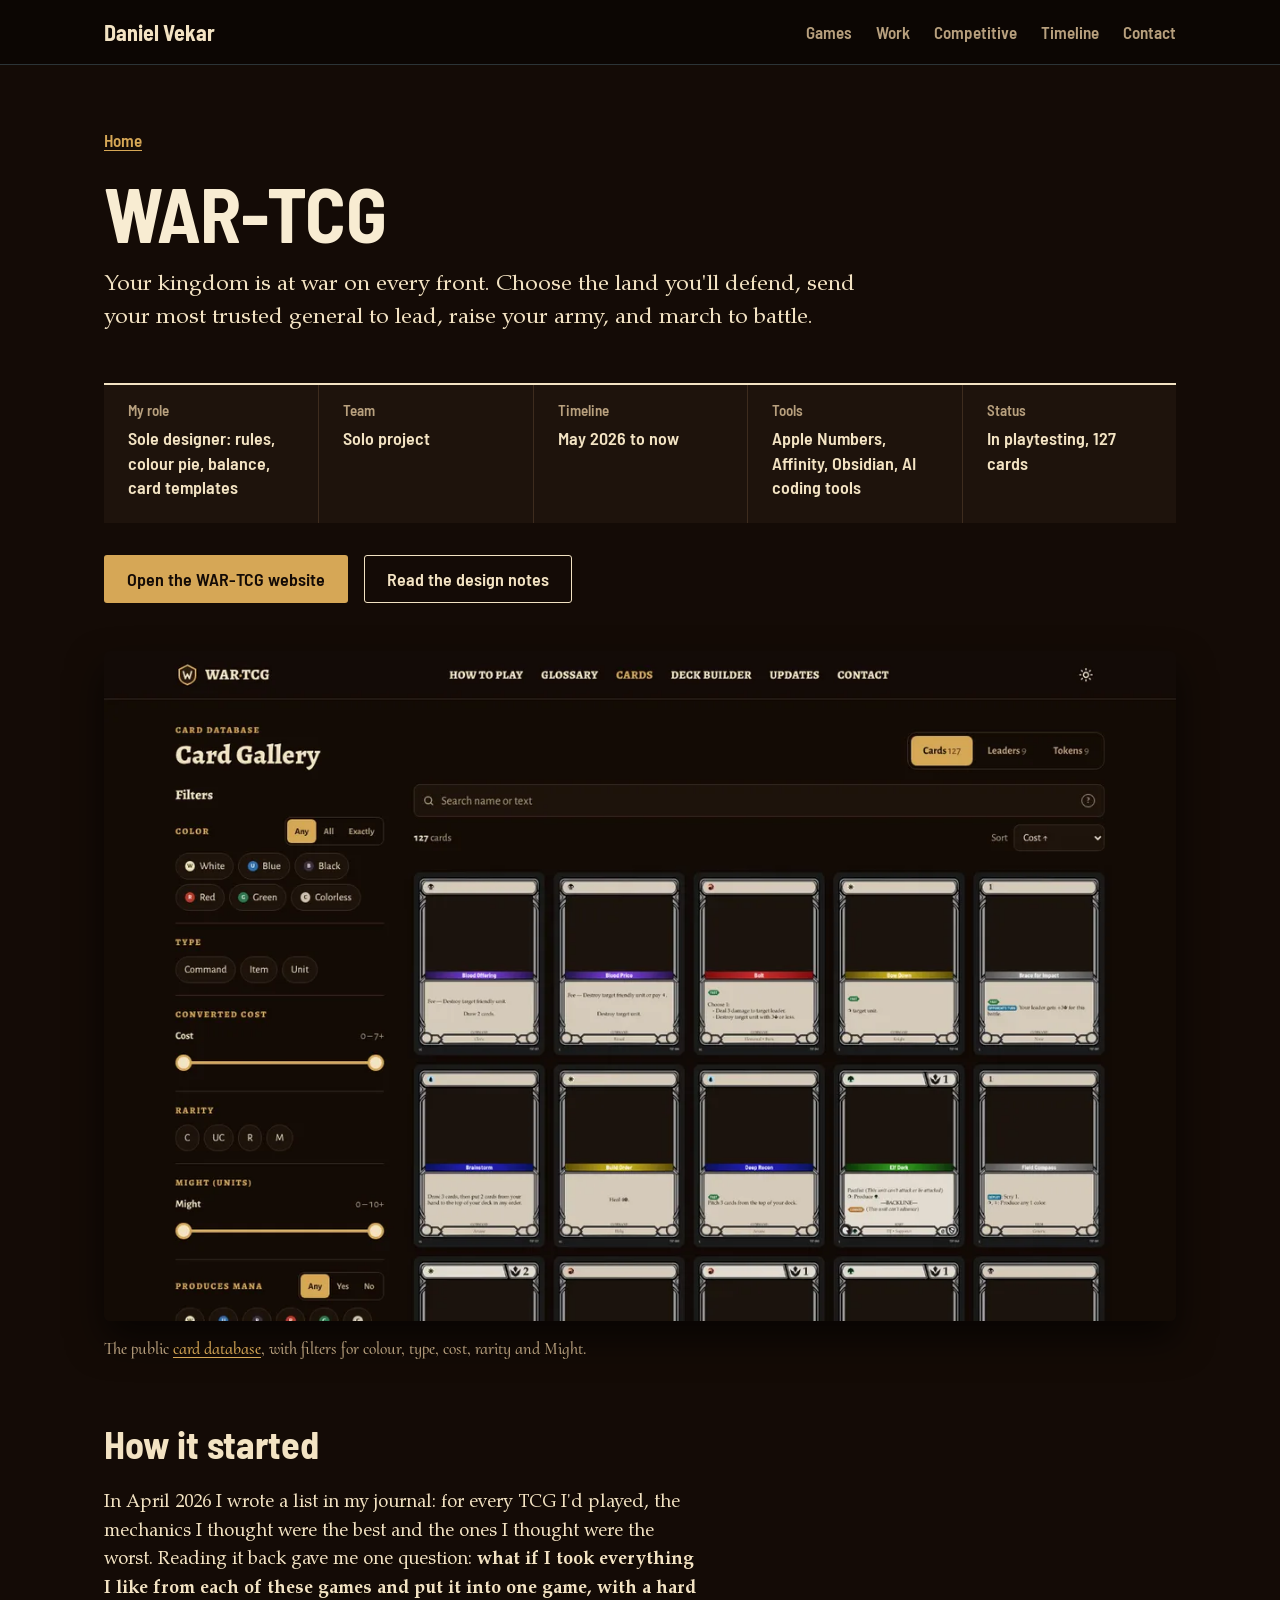
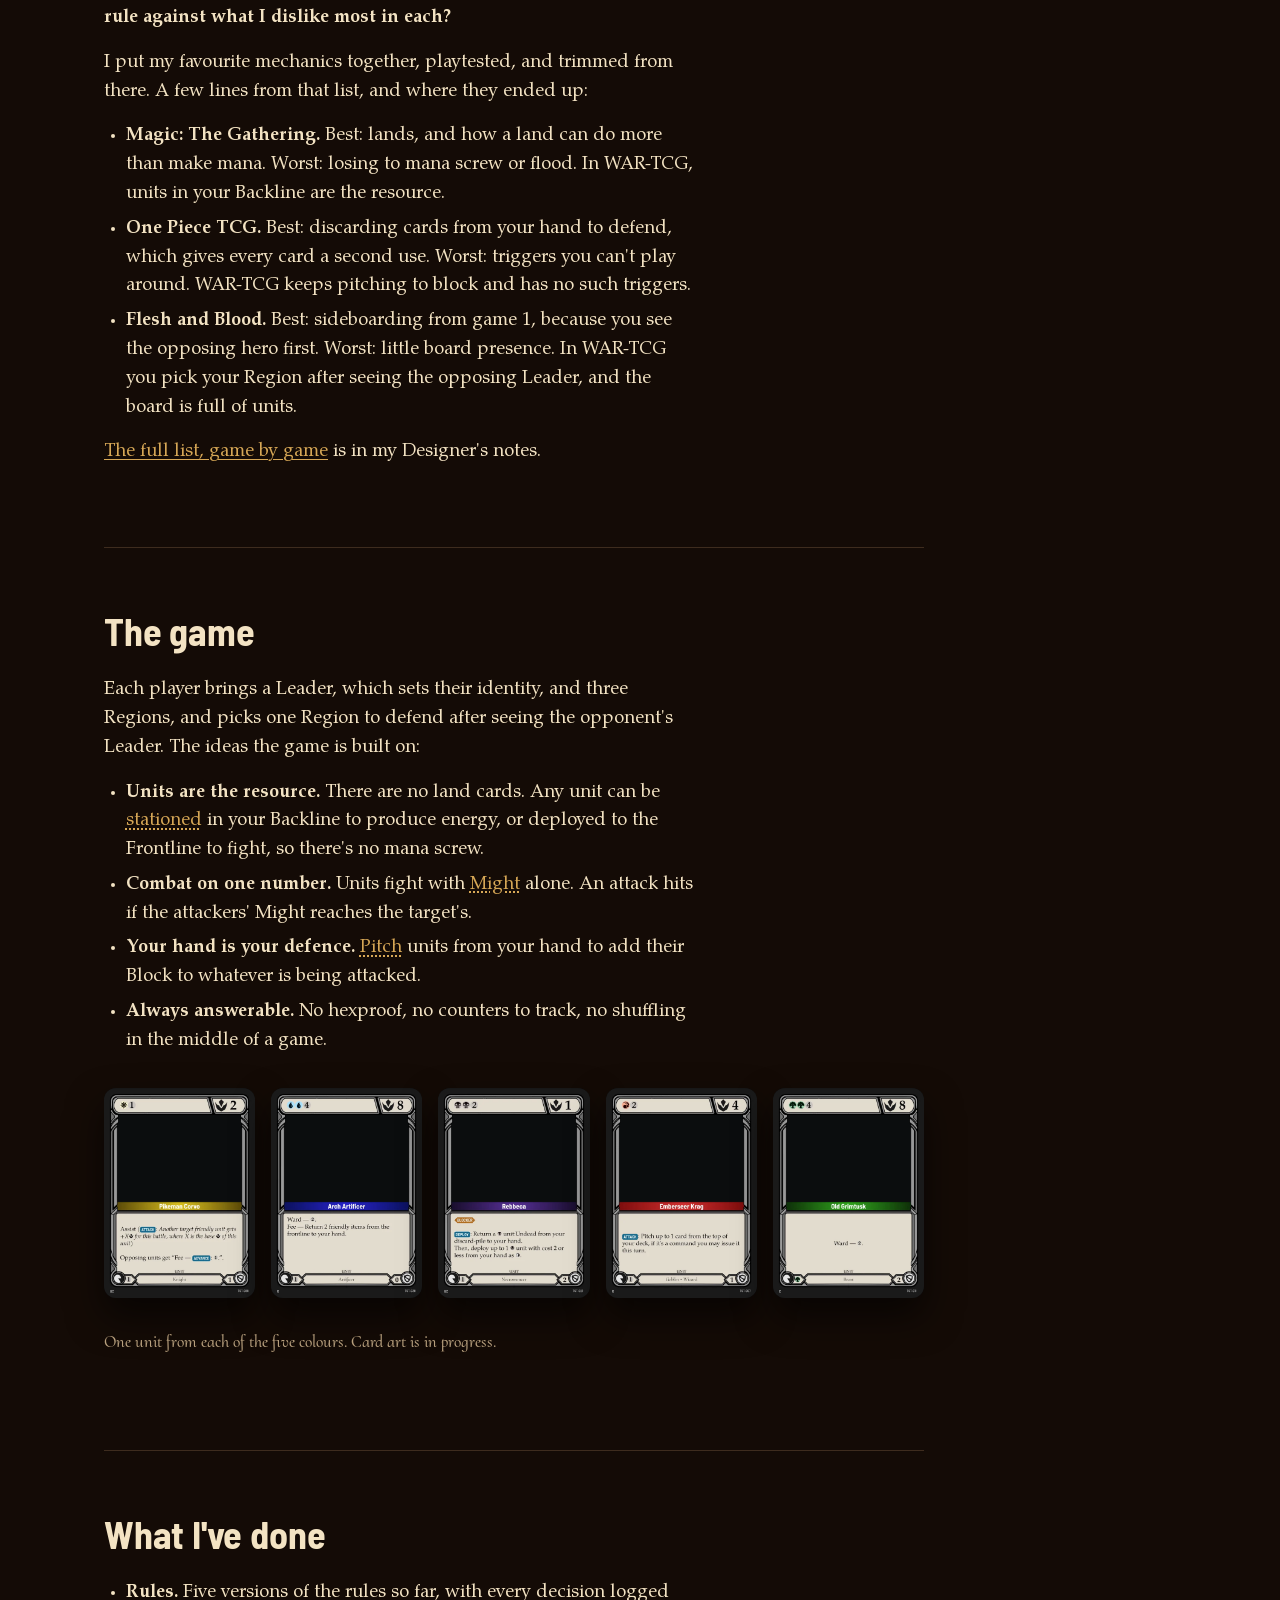
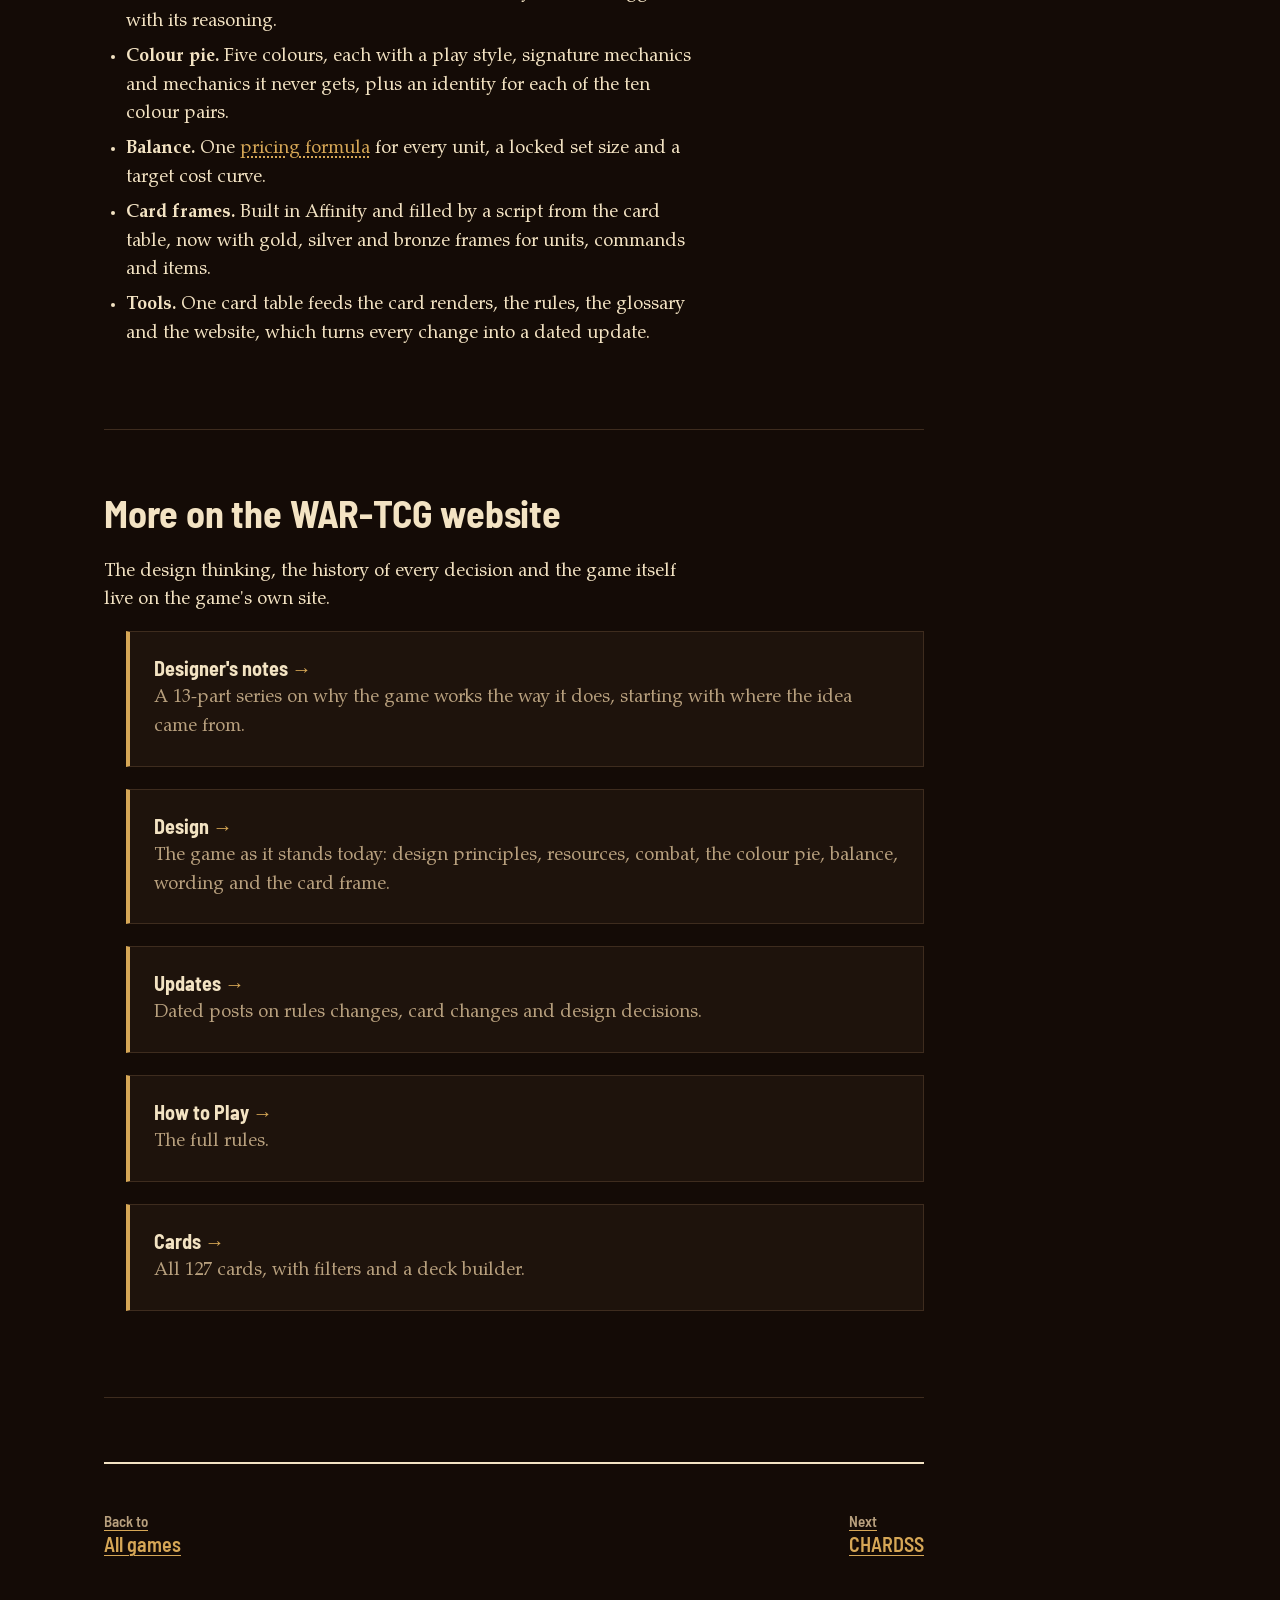
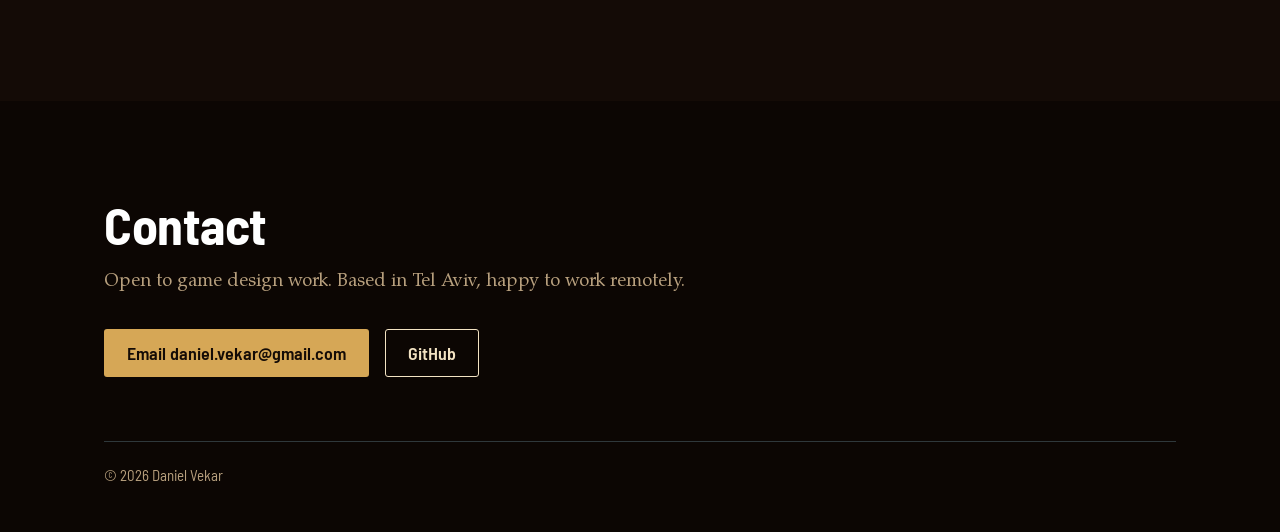
<file: war-tcg.html>
<!doctype html>
<html lang="en">
<head>
<meta charset="utf-8">
<meta name="viewport" content="width=device-width, initial-scale=1">
<title>WAR-TCG, Daniel Vekar</title>
<meta name="description" content="WAR-TCG is a five-colour trading card game I design on my own. An overview, with links to the design notes and updates on its website.">
<meta property="og:title" content="WAR-TCG, Daniel Vekar">
<meta property="og:image" content="https://thevaus.github.io/img/og.png">
<meta name="theme-color" content="#191F21">
<link rel="icon" href="img/favicon.svg" type="image/svg+xml">
<link rel="preload" href="fonts/war/WARCaption-Bold.woff2" as="font" type="font/woff2" crossorigin>
<link rel="preload" href="fonts/war/WARText-Regular.woff2" as="font" type="font/woff2" crossorigin>
<link rel="stylesheet" href="styles.css">
</head>
<body class="theme-war">
<a class="skip" href="#main">Skip to content</a>
<header class="site-head">
  <div class="wrap">
    <a class="wordmark" href="./">Daniel Vekar</a>
    <nav class="site-nav" aria-label="Main">
      <a href="./#games">Games</a>
      <a href="./#work" class="opt">Work</a>
      <a href="optcg.html" class="opt">Competitive</a>
      <a href="timeline.html">Timeline</a>
      <a href="#contact">Contact</a>
    </nav>
  </div>
</header>

<main id="main">
<div class="wrap">
  <header class="cs-head">
    <a class="crumb" href="./">Home</a>
    <h1>WAR-TCG</h1>
    <p class="lede">Your kingdom is at war on every front. Choose the land you'll defend, send your most trusted general to lead, raise your army, and march to battle.</p>
    <dl class="summary">
      <div><dt>My role</dt><dd>Sole designer: rules, colour pie, balance, card templates</dd></div>
      <div><dt>Team</dt><dd>Solo project</dd></div>
      <div><dt>Timeline</dt><dd>May 2026 to now</dd></div>
      <div><dt>Tools</dt><dd>Apple Numbers, Affinity, Obsidian, AI coding tools</dd></div>
      <div><dt>Status</dt><dd>In playtesting, 127 cards</dd></div>
    </dl>
    <div class="site-links"><a class="btn btn-primary" href="https://thevaus.github.io/war-tcg-site/">Open the WAR-TCG website</a><a class="btn btn-secondary" href="https://thevaus.github.io/war-tcg-site/design">Read the design notes</a></div>
  </header>

  <figure class="cs-hero">
    <img src="img/shots/war-cards.webp" alt="The WAR-TCG card gallery: filters for colour, type, cost and rarity on the left and a grid of card renders on the right" width="1200" height="750">
    <figcaption>The public <a href="https://thevaus.github.io/war-tcg-site/cards">card database</a>, with filters for colour, type, cost, rarity and Might.</figcaption>
  </figure>

  <div class="cs-body cs-body--solo">
    <div class="cs-main">
      <section id="start">
        <h2>How it started</h2>
        <p>In April 2026 I wrote a list in my journal: for every TCG I'd played, the mechanics I thought were the best and the ones I thought were the worst. Reading it back gave me one question: <b>what if I took everything I like from each of these games and put it into one game, with a hard rule against what I dislike most in each?</b></p>
        <p>I put my favourite mechanics together, playtested, and trimmed from there. A few lines from that list, and where they ended up:</p>
        <ul>
          <li><b>Magic: The Gathering.</b> Best: lands, and how a land can do more than make mana. Worst: losing to mana screw or flood. In WAR-TCG, units in your Backline are the resource.</li>
          <li><b>One Piece TCG.</b> Best: discarding cards from your hand to defend, which gives every card a second use. Worst: triggers you can't play around. WAR-TCG keeps pitching to block and has no such triggers.</li>
          <li><b>Flesh and Blood.</b> Best: sideboarding from game 1, because you see the opposing hero first. Worst: little board presence. In WAR-TCG you pick your Region after seeing the opposing Leader, and the board is full of units.</li>
        </ul>
        <p><a href="https://thevaus.github.io/war-tcg-site/updates/2026-10-23-designers-notes-03-the-best-and-worst-of-other-games">The full list, game by game</a> is in my Designer's notes.</p>
      </section>

      <section id="about">
        <h2>The game</h2>
        <p>Each player brings a Leader, which sets their identity, and three Regions, and picks one Region to defend after seeing the opponent's Leader. The ideas the game is built on:</p>
        <ul>
          <li><b>Units are the resource.</b> There are no land cards. Any unit can be <a class="wl" href="https://thevaus.github.io/war-tcg-site/design#resources" data-wl="station">stationed</a> in your Backline to produce energy, or deployed to the Frontline to fight, so there's no mana screw.</li>
          <li><b>Combat on one number.</b> Units fight with <a class="wl" href="https://thevaus.github.io/war-tcg-site/design#combat" data-wl="might">Might</a> alone. An attack hits if the attackers' Might reaches the target's.</li>
          <li><b>Your hand is your defence.</b> <a class="wl" href="https://thevaus.github.io/war-tcg-site/design#defending" data-wl="pitch">Pitch</a> units from your hand to add their Block to whatever is being attacked.</li>
          <li><b>Always answerable.</b> No hexproof, no counters to track, no shuffling in the middle of a game.</li>
        </ul>
        <figure class="fig fig--cards">
          <img src="img/war-089.webp" alt="Pikeman Corvo, white unit" width="500" height="698" loading="lazy">
          <img src="img/war-038.webp" alt="Arch Artificer, blue unit" width="500" height="698" loading="lazy">
          <img src="img/war-021.webp" alt="Rebbeca, black unit" width="500" height="698" loading="lazy">
          <img src="img/war-007.webp" alt="Emberseer Krag, red unit" width="500" height="698" loading="lazy">
          <img src="img/war-011.webp" alt="Old Grimtusk, green unit" width="500" height="698" loading="lazy">
          <figcaption>One unit from each of the five colours. Card art is in progress.</figcaption>
        </figure>
      </section>

      <section id="work">
        <h2>What I've done</h2>
        <ul>
          <li><b>Rules.</b> Five versions of the rules so far, with every decision logged with its reasoning.</li>
          <li><b>Colour pie.</b> Five colours, each with a play style, signature mechanics and mechanics it never gets, plus an identity for each of the ten colour pairs.</li>
          <li><b>Balance.</b> One <a class="wl" href="https://thevaus.github.io/war-tcg-site/design#balance" data-wl="balance-formula">pricing formula</a> for every unit, a locked set size and a target cost curve.</li>
          <li><b>Card frames.</b> Built in Affinity and filled by a script from the card table, now with gold, silver and bronze frames for units, commands and items.</li>
          <li><b>Tools.</b> One card table feeds the card renders, the rules, the glossary and the website, which turns every change into a dated update.</li>
        </ul>
      </section>

      <section id="more">
        <h2>More on the WAR-TCG website</h2>
        <p>The design thinking, the history of every decision and the game itself live on the game's own site.</p>
        <ul class="more">
          <li><a href="https://thevaus.github.io/war-tcg-site/updates/2026-10-23-designers-notes-01-why-war-tcg"><b>Designer's notes</b><span>A 13-part series on why the game works the way it does, starting with where the idea came from.</span></a></li>
          <li><a href="https://thevaus.github.io/war-tcg-site/design"><b>Design</b><span>The game as it stands today: design principles, resources, combat, the colour pie, balance, wording and the card frame.</span></a></li>
          <li><a href="https://thevaus.github.io/war-tcg-site/updates"><b>Updates</b><span>Dated posts on rules changes, card changes and design decisions.</span></a></li>
          <li><a href="https://thevaus.github.io/war-tcg-site/how-to-play"><b>How to Play</b><span>The full rules.</span></a></li>
          <li><a href="https://thevaus.github.io/war-tcg-site/cards"><b>Cards</b><span>All 127 cards, with filters and a deck builder.</span></a></li>
        </ul>
      </section>

      <nav class="next" aria-label="More case studies">
        <a href="./#games"><span>Back to</span>All games</a>
        <a href="chardss.html"><span>Next</span>CHARDSS</a>
      </nav>
    </div>
  </div>
</div>
</main>


<footer class="site-foot on-iron" id="contact">
  <div class="wrap">
    <h2>Contact</h2>
    <p>Open to game design work. Based in Tel Aviv, happy to work remotely.</p>
    <div class="actions">
      <a class="btn btn-primary" href="mailto:daniel.vekar@gmail.com">Email daniel.vekar@gmail.com</a>
      <a class="btn btn-secondary" href="https://github.com/TheVaus">GitHub</a>
    </div>
    <div class="foot-small"><span>© 2026 Daniel Vekar</span></div>
  </div>
</footer>
<script src="wiki-data.js"></script>
<script src="wiki.js"></script>
<script src="notify.js"></script>
</body>
</html>
</file>
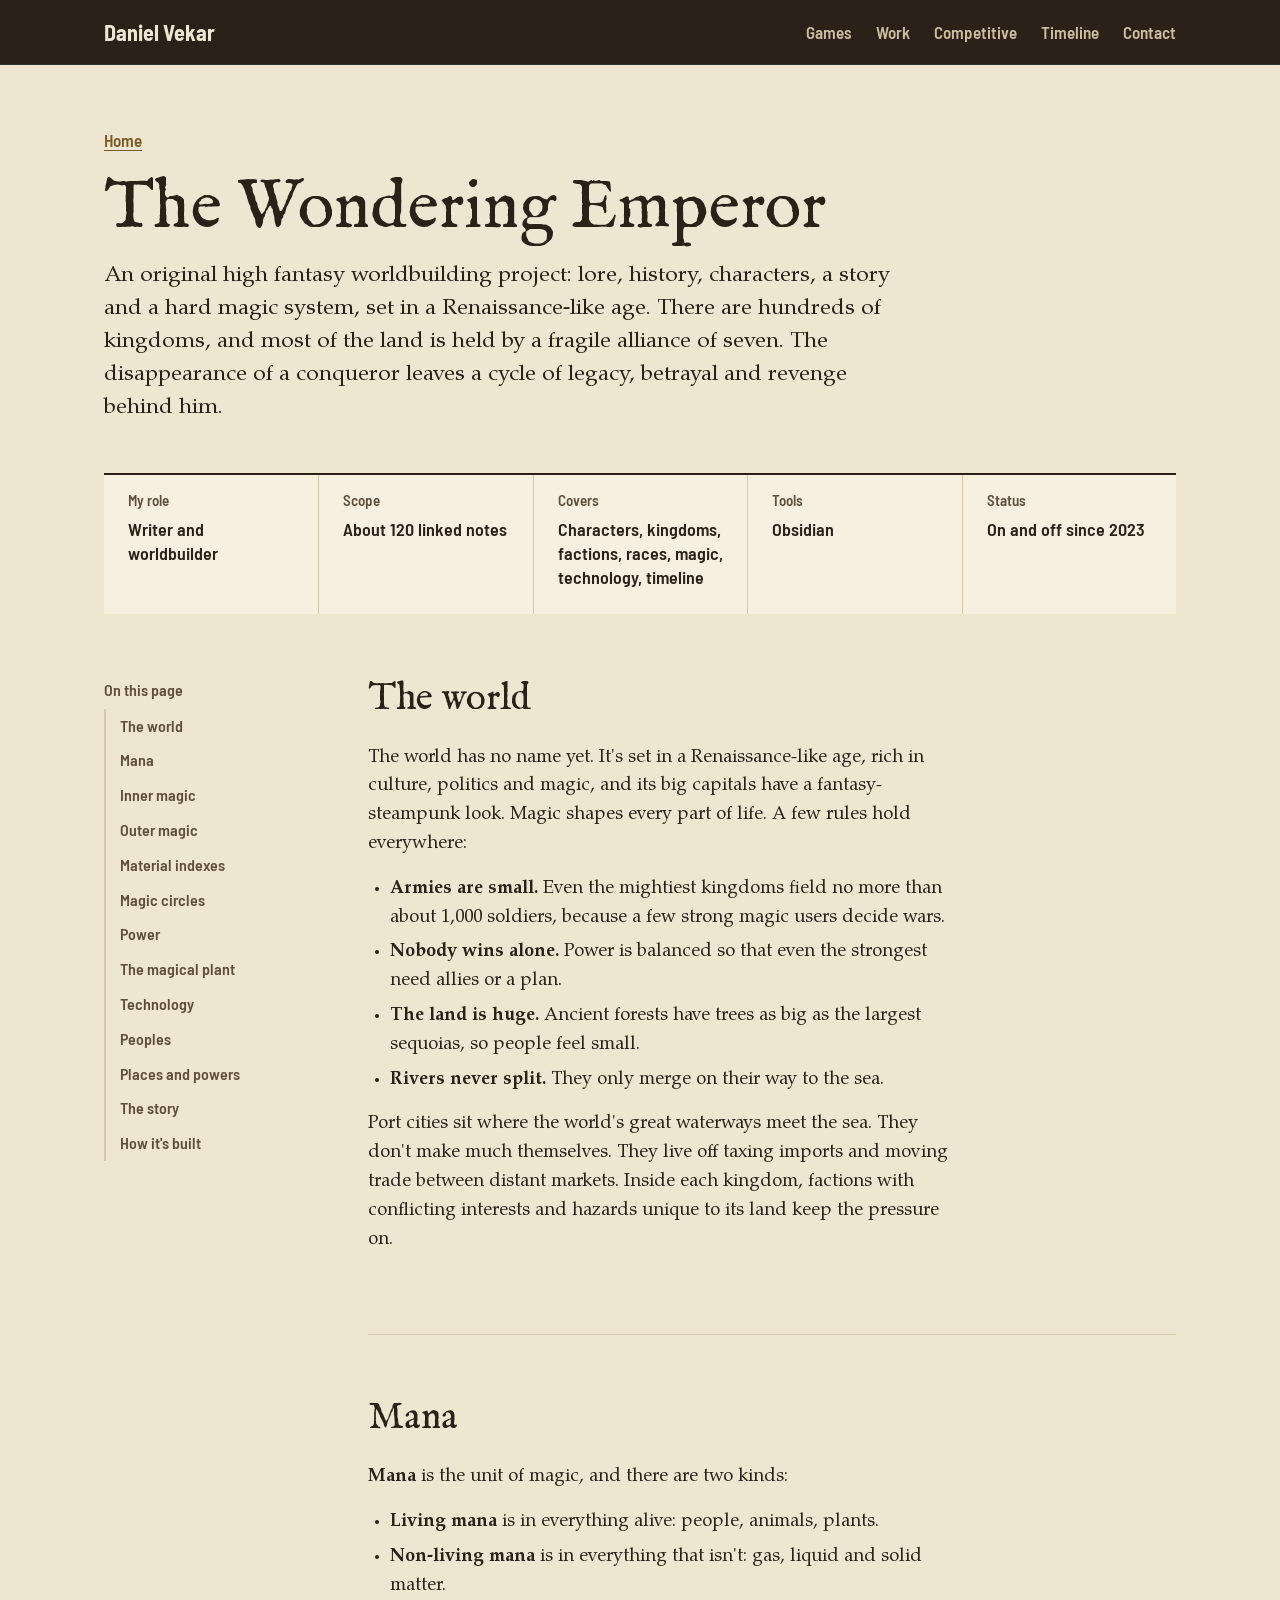
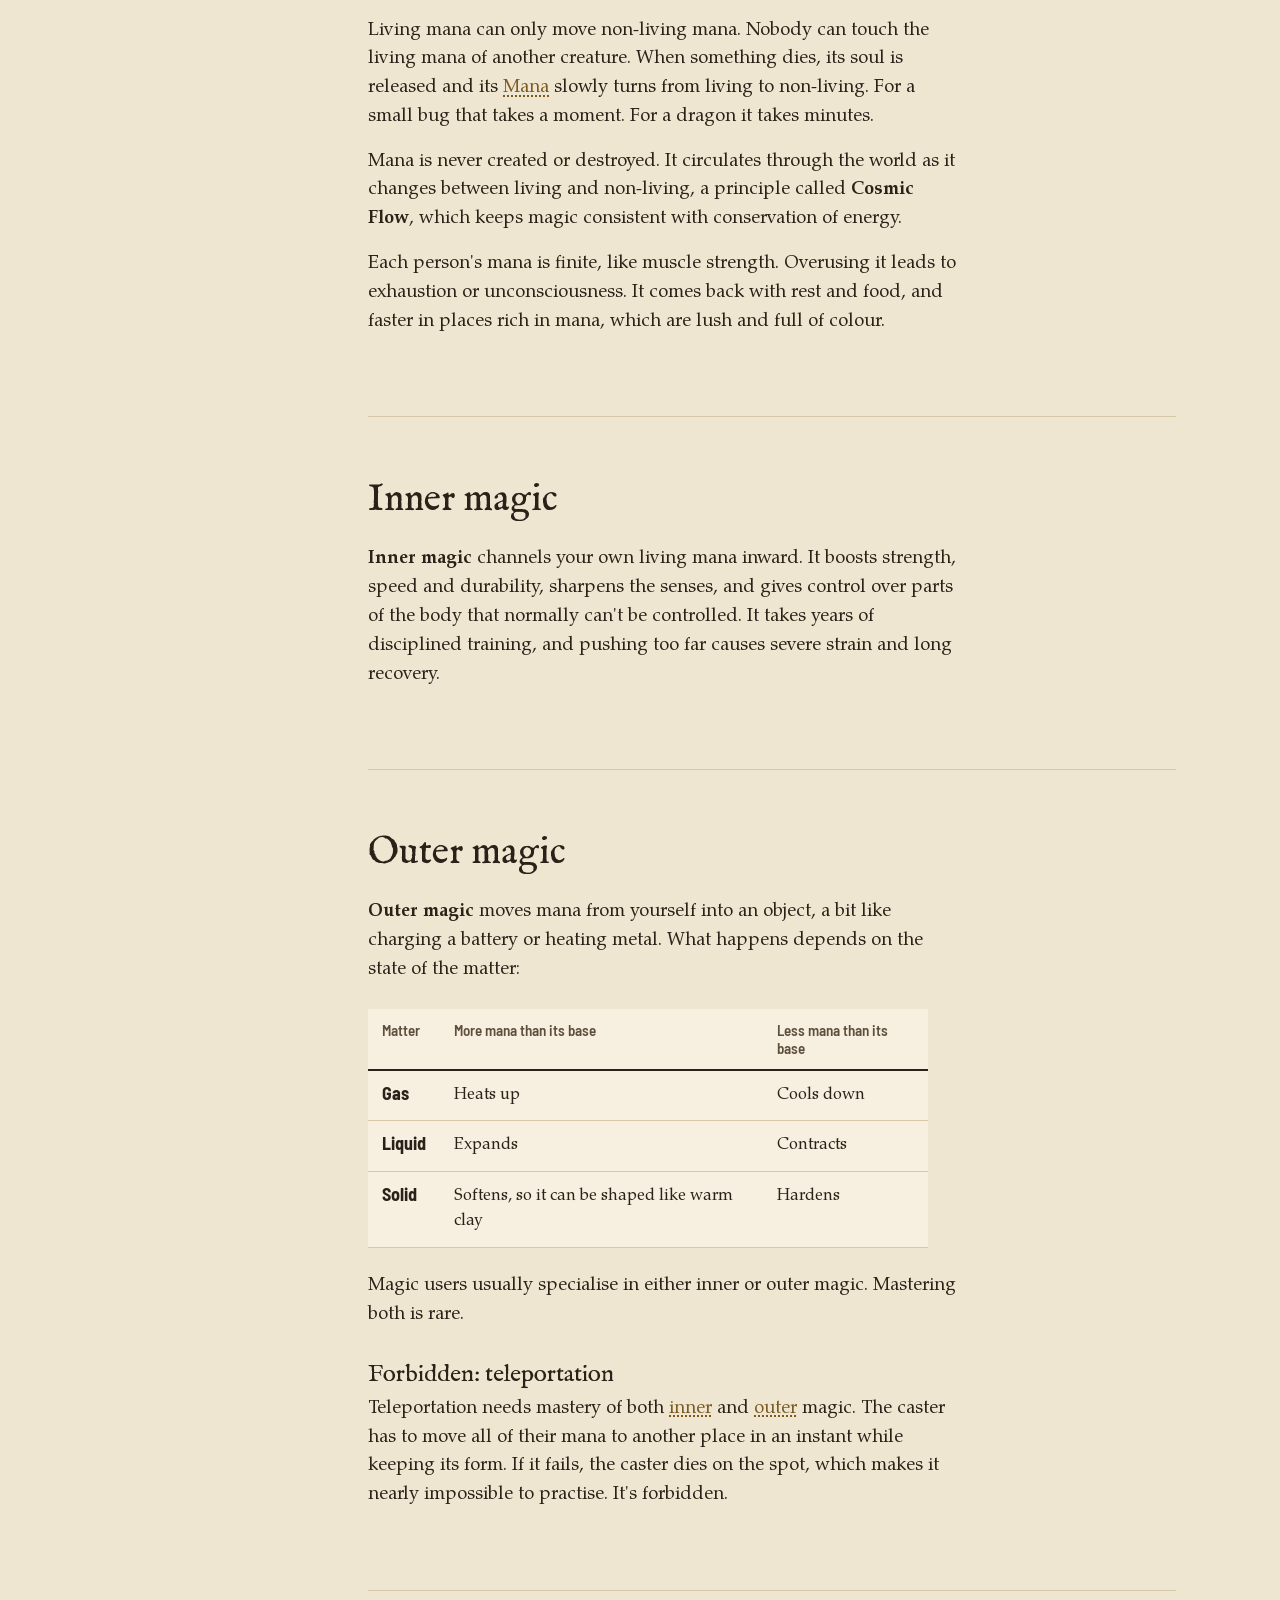
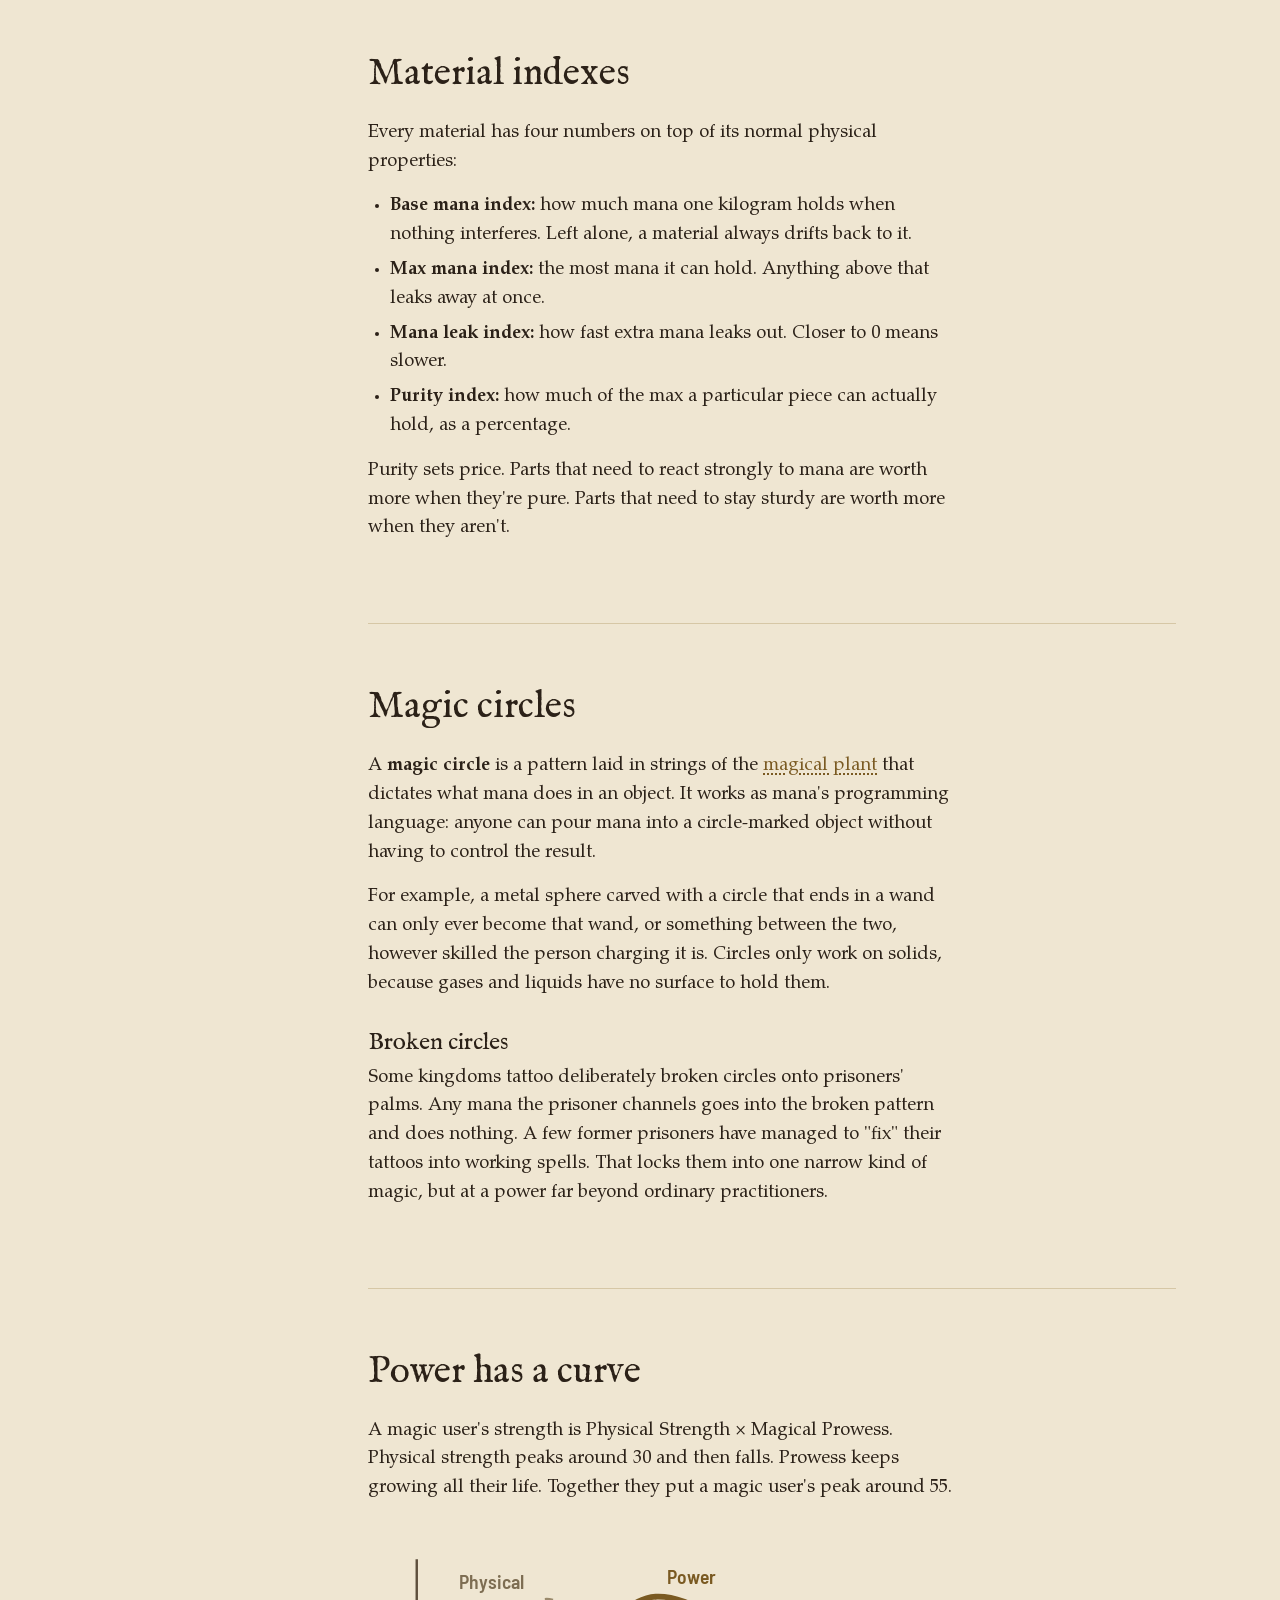
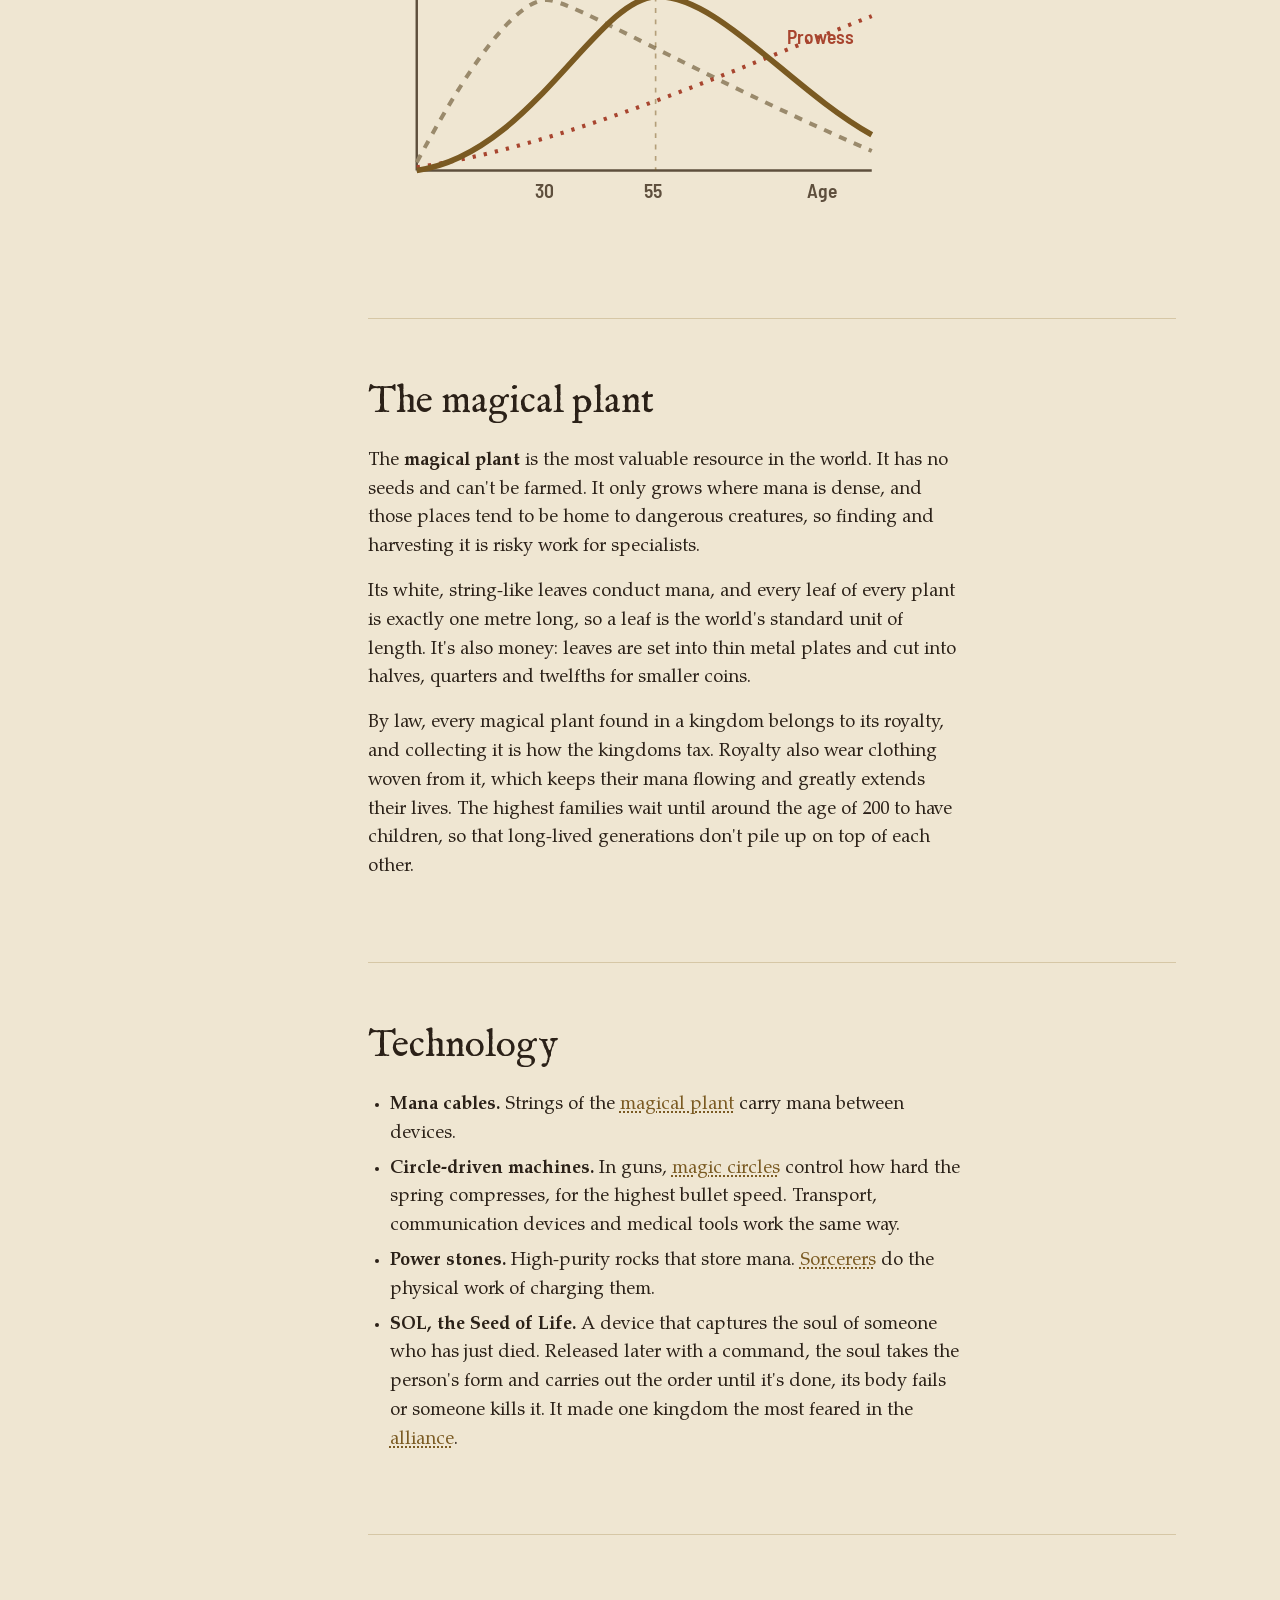
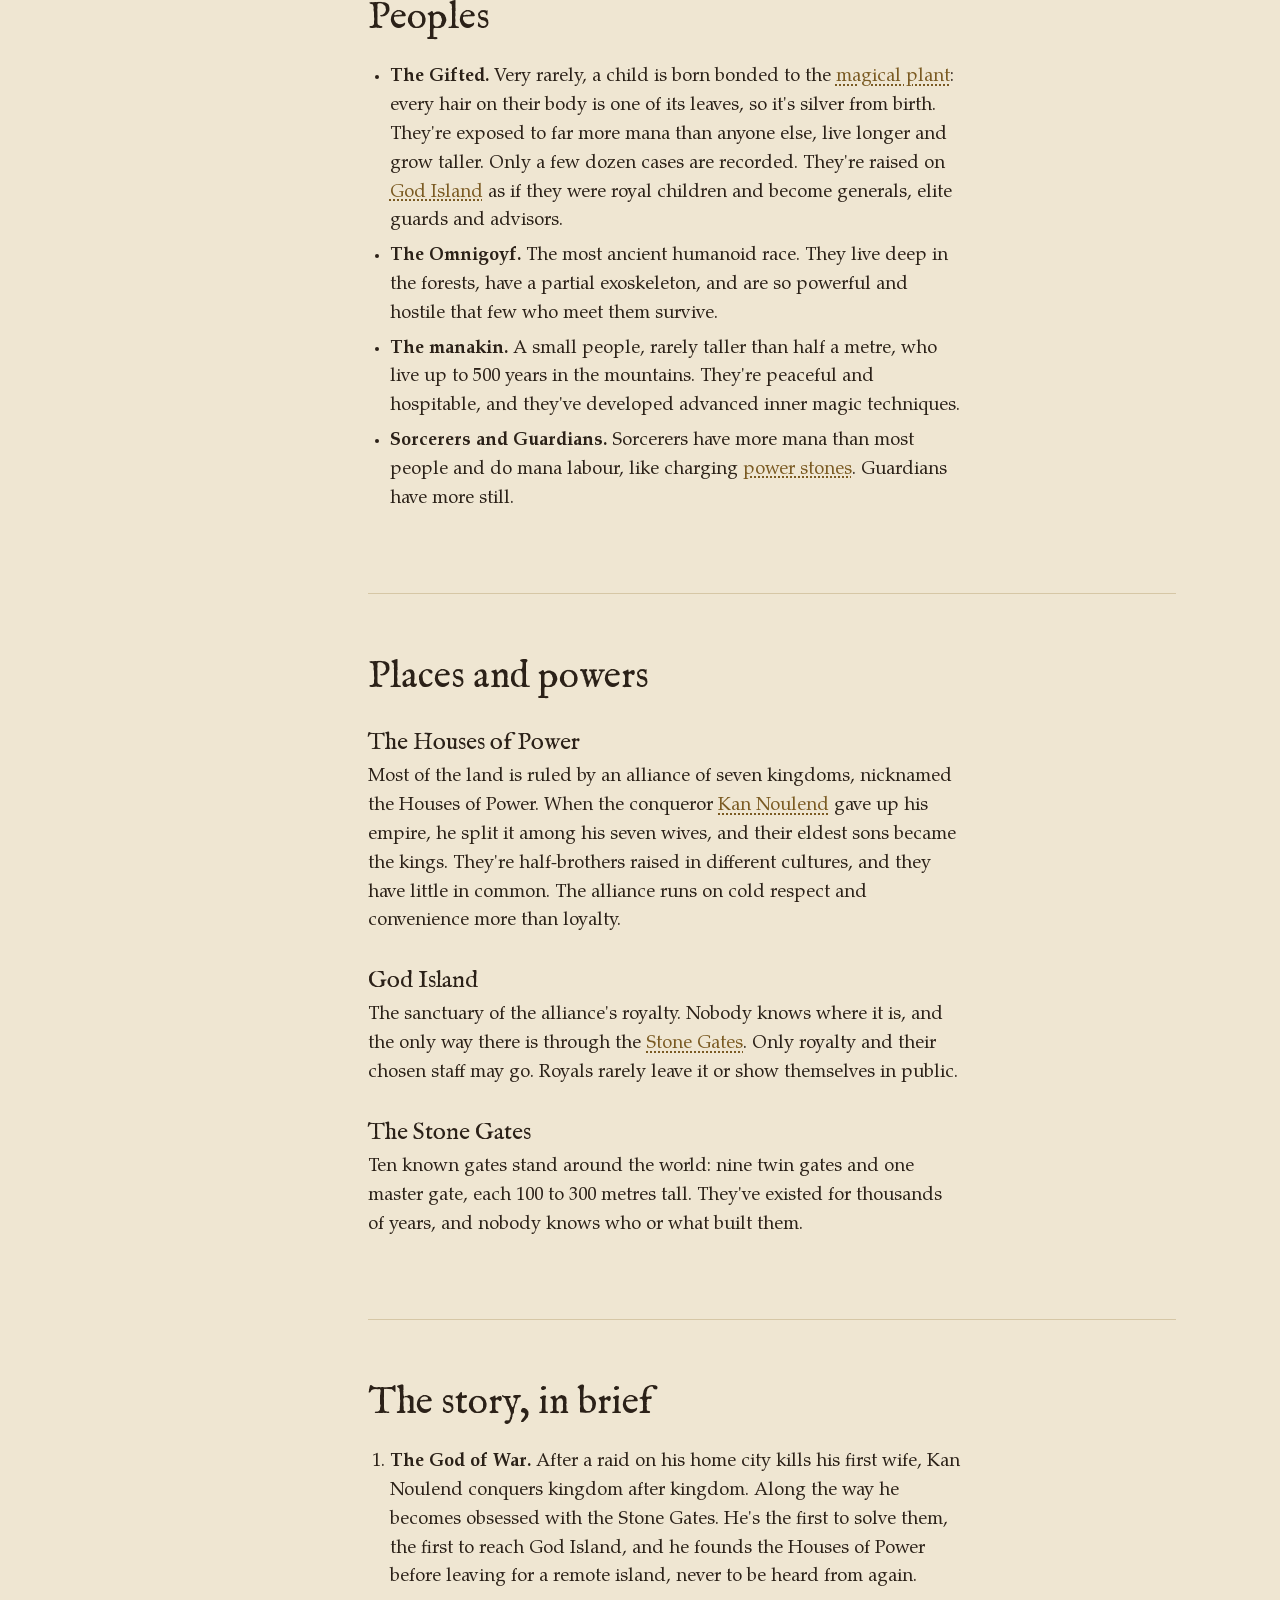
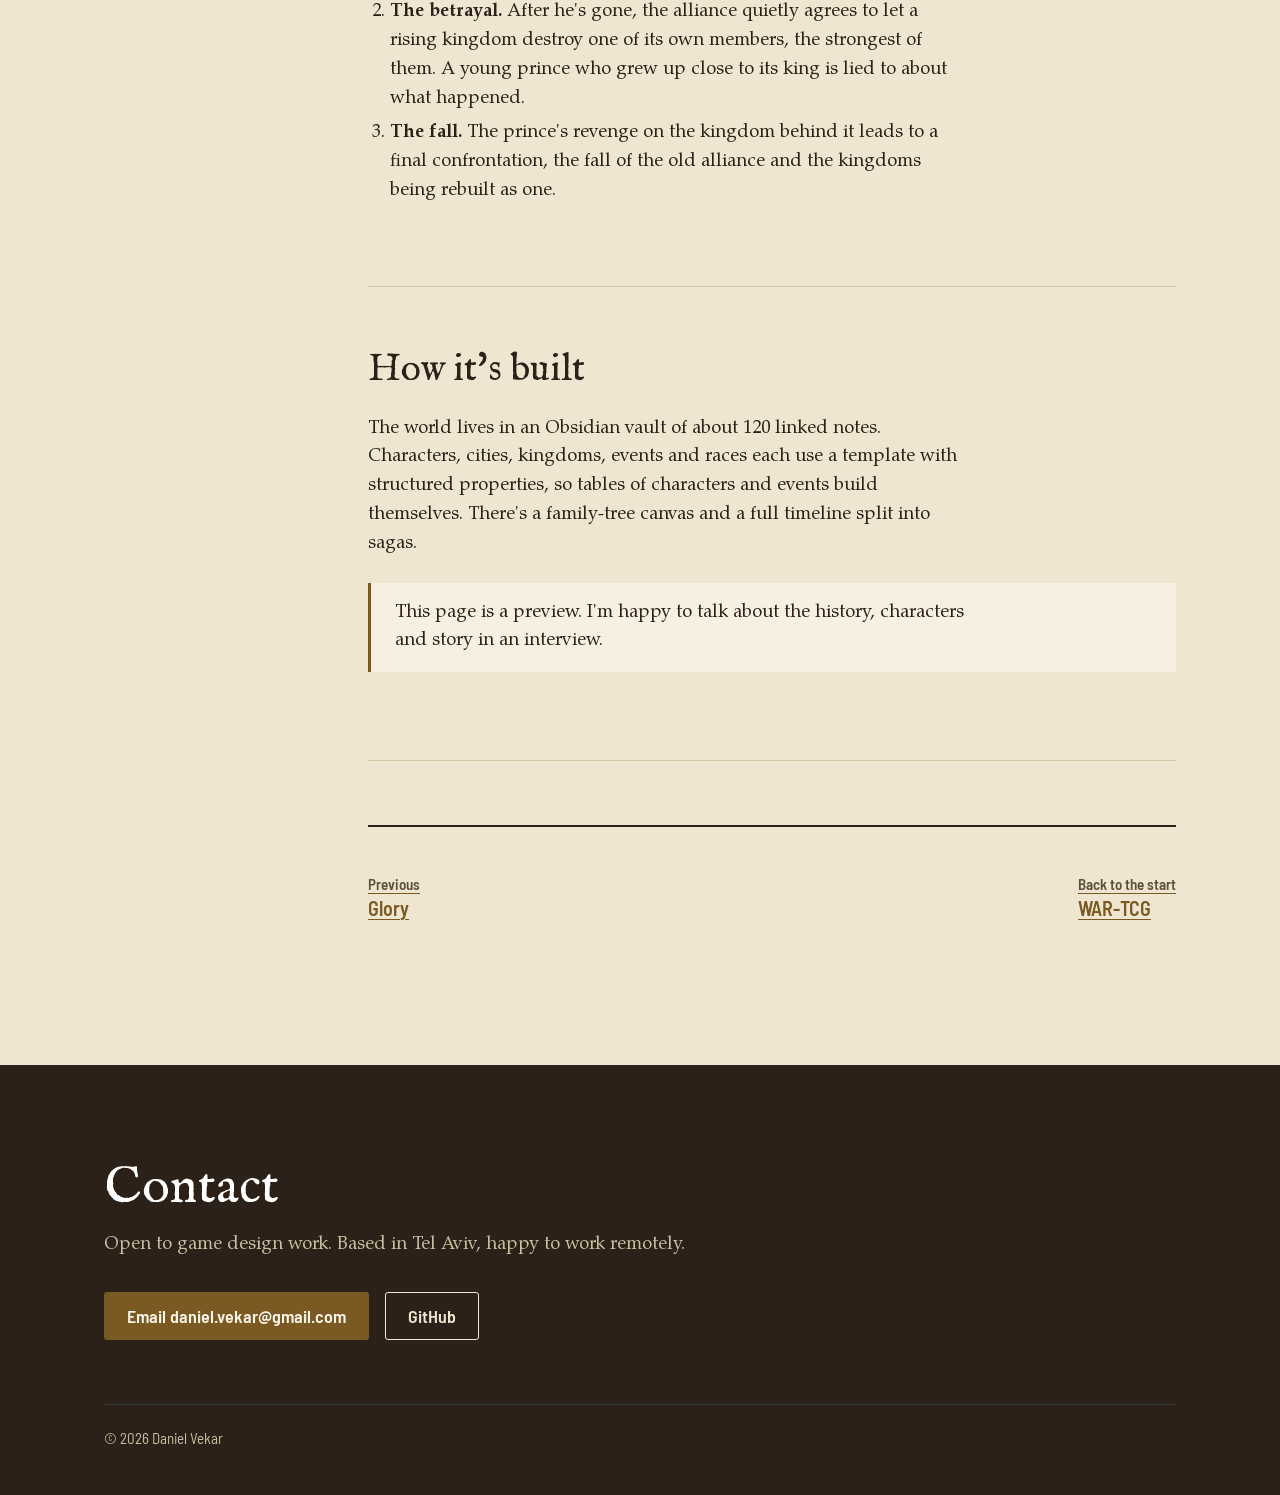
<file: world.html>
<!doctype html>
<html lang="en">
<head>
<meta charset="utf-8">
<meta name="viewport" content="width=device-width, initial-scale=1">
<title>The Wondering Emperor, Daniel Vekar</title>
<meta name="description" content="A preview of The Wondering Emperor, an original high fantasy worldbuilding project with lore, history, characters, a story and a hard magic system, by Daniel Vekar.">
<meta property="og:title" content="The Wondering Emperor, Daniel Vekar">
<meta property="og:image" content="https://thevaus.github.io/img/og.png">
<meta name="theme-color" content="#191F21">
<link rel="icon" href="img/favicon.svg" type="image/svg+xml">
<link rel="preload" href="fonts/war/WARCaption-Bold.woff2" as="font" type="font/woff2" crossorigin>
<link rel="preload" href="fonts/war/WARText-Regular.woff2" as="font" type="font/woff2" crossorigin>
<link rel="stylesheet" href="styles.css">
</head>
<body class="theme-world">
<a class="skip" href="#main">Skip to content</a>
<header class="site-head">
  <div class="wrap">
    <a class="wordmark" href="./">Daniel Vekar</a>
    <nav class="site-nav" aria-label="Main">
      <a href="./#games">Games</a>
      <a href="./#work" class="opt">Work</a>
      <a href="optcg.html" class="opt">Competitive</a>
      <a href="timeline.html">Timeline</a>
      <a href="#contact">Contact</a>
    </nav>
  </div>
</header>

<main id="main">
<div class="wrap">
  <header class="cs-head">
    <a class="crumb" href="./">Home</a>
    <h1>The Wondering Emperor</h1>
    <p class="lede">An original high fantasy worldbuilding project: lore, history, characters, a story and a hard magic system, set in a Renaissance-like age. There are hundreds of kingdoms, and most of the land is held by a fragile alliance of seven. The disappearance of a conqueror leaves a cycle of legacy, betrayal and revenge behind him.</p>
    <dl class="summary">
      <div><dt>My role</dt><dd>Writer and worldbuilder</dd></div>
      <div><dt>Scope</dt><dd>About 120 linked notes</dd></div>
      <div><dt>Covers</dt><dd>Characters, kingdoms, factions, races, magic, technology, timeline</dd></div>
      <div><dt>Tools</dt><dd>Obsidian</dd></div>
      <div><dt>Status</dt><dd>On and off since 2023</dd></div>
    </dl>
  </header>

  <div class="cs-body">
    <nav class="toc" aria-label="On this page">
      <p>On this page</p>
      <ol>
        <li><a href="#world">The world</a></li>
        <li><a href="#mana">Mana</a></li>
        <li><a href="#inner-magic">Inner magic</a></li>
        <li><a href="#outer-magic">Outer magic</a></li>
        <li><a href="#indexes">Material indexes</a></li>
        <li><a href="#magic-circles">Magic circles</a></li>
        <li><a href="#power">Power</a></li>
        <li><a href="#magical-plant">The magical plant</a></li>
        <li><a href="#technology">Technology</a></li>
        <li><a href="#peoples">Peoples</a></li>
        <li><a href="#powers">Places and powers</a></li>
        <li><a href="#story">The story</a></li>
        <li><a href="#vault">How it's built</a></li>
      </ol>
    </nav>

    <div class="cs-main">
      <section id="world">
        <h2>The world</h2>
        <p>The world has no name yet. It's set in a Renaissance-like age, rich in culture, politics and magic, and its big capitals have a fantasy-steampunk look. Magic shapes every part of life. A few rules hold everywhere:</p>
        <ul>
          <li><b>Armies are small.</b> Even the mightiest kingdoms field no more than about 1,000 soldiers, because a few strong magic users decide wars.</li>
          <li><b>Nobody wins alone.</b> Power is balanced so that even the strongest need allies or a plan.</li>
          <li><b>The land is huge.</b> Ancient forests have trees as big as the largest sequoias, so people feel small.</li>
          <li><b>Rivers never split.</b> They only merge on their way to the sea.</li>
        </ul>
        <p>Port cities sit where the world's great waterways meet the sea. They don't make much themselves. They live off taxing imports and moving trade between distant markets. Inside each kingdom, factions with conflicting interests and hazards unique to its land keep the pressure on.</p>
      </section>

      <section id="mana">
        <h2>Mana</h2>
        <p><b>Mana</b> is the unit of magic, and there are two kinds:</p>
        <ul>
          <li><b>Living mana</b> is in everything alive: people, animals, plants.</li>
          <li><b>Non-living mana</b> is in everything that isn't: gas, liquid and solid matter.</li>
        </ul>
        <p>Living mana can only move non-living mana. Nobody can touch the living mana of another creature. When something dies, its soul is released and its <a class="wl" href="#mana" data-wl="mana">Mana</a> slowly turns from living to non-living. For a small bug that takes a moment. For a dragon it takes minutes.</p>
        <p>Mana is never created or destroyed. It circulates through the world as it changes between living and non-living, a principle called <span id="cosmic-flow"><b>Cosmic Flow</b></span>, which keeps magic consistent with conservation of energy.</p>
        <p>Each person's mana is finite, like muscle strength. Overusing it leads to exhaustion or unconsciousness. It comes back with rest and food, and faster in places rich in mana, which are lush and full of colour.</p>
      </section>

      <section id="inner-magic">
        <h2>Inner magic</h2>
        <p><b>Inner magic</b> channels your own living mana inward. It boosts strength, speed and durability, sharpens the senses, and gives control over parts of the body that normally can't be controlled. It takes years of disciplined training, and pushing too far causes severe strain and long recovery.</p>
      </section>

      <section id="outer-magic">
        <h2>Outer magic</h2>
        <p><b>Outer magic</b> moves mana from yourself into an object, a bit like charging a battery or heating metal. What happens depends on the state of the matter:</p>
        <div class="table-wrap matter">
          <table>
            <thead><tr><th scope="col">Matter</th><th scope="col">More mana than its base</th><th scope="col">Less mana than its base</th></tr></thead>
            <tbody>
              <tr><th scope="row">Gas</th><td>Heats up</td><td>Cools down</td></tr>
              <tr><th scope="row">Liquid</th><td>Expands</td><td>Contracts</td></tr>
              <tr><th scope="row">Solid</th><td>Softens, so it can be shaped like warm clay</td><td>Hardens</td></tr>
            </tbody>
          </table>
        </div>
        <p>Magic users usually specialise in either inner or outer magic. Mastering both is rare.</p>
        <h3 id="teleportation">Forbidden: teleportation</h3>
        <p>Teleportation needs mastery of both <a class="wl" href="#inner-magic" data-wl="inner-magic">inner</a> and <a class="wl" href="#outer-magic" data-wl="outer-magic">outer</a> magic. The caster has to move all of their mana to another place in an instant while keeping its form. If it fails, the caster dies on the spot, which makes it nearly impossible to practise. It's forbidden.</p>
      </section>

      <section id="indexes">
        <h2>Material indexes</h2>
        <p>Every material has four numbers on top of its normal physical properties:</p>
        <ul>
          <li><b>Base mana index:</b> how much mana one kilogram holds when nothing interferes. Left alone, a material always drifts back to it.</li>
          <li><b>Max mana index:</b> the most mana it can hold. Anything above that leaks away at once.</li>
          <li><b>Mana leak index:</b> how fast extra mana leaks out. Closer to 0 means slower.</li>
          <li><b>Purity index:</b> how much of the max a particular piece can actually hold, as a percentage.</li>
        </ul>
        <p>Purity sets price. Parts that need to react strongly to mana are worth more when they're pure. Parts that need to stay sturdy are worth more when they aren't.</p>
      </section>

      <section id="magic-circles">
        <h2>Magic circles</h2>
        <p>A <b>magic circle</b> is a pattern laid in strings of the <a class="wl" href="#magical-plant" data-wl="magical-plant">magical plant</a> that dictates what mana does in an object. It works as mana's programming language: anyone can pour mana into a circle-marked object without having to control the result.</p>
        <p>For example, a metal sphere carved with a circle that ends in a wand can only ever become that wand, or something between the two, however skilled the person charging it is. Circles only work on solids, because gases and liquids have no surface to hold them.</p>
        <h3 id="tattoos">Broken circles</h3>
        <p>Some kingdoms tattoo deliberately broken circles onto prisoners' palms. Any mana the prisoner channels goes into the broken pattern and does nothing. A few former prisoners have managed to "fix" their tattoos into working spells. That locks them into one narrow kind of magic, but at a power far beyond ordinary practitioners.</p>
      </section>

      <section id="power">
        <h2>Power has a curve</h2>
        <p>A magic user's strength is Physical Strength × Magical Prowess. Physical strength peaks around 30 and then falls. Prowess keeps growing all their life. Together they put a magic user's peak around 55.</p>
        <svg class="powerchart" viewBox="0 0 320 170" role="img" aria-label="Sketch: physical strength rises and falls after 30, prowess rises steadily, total power peaks around 55">
          <line x1="30" y1="140" x2="310" y2="140" stroke="#5e4f3d" stroke-width="1.5"/>
          <line x1="30" y1="10" x2="30" y2="140" stroke="#5e4f3d" stroke-width="1.5"/>
          <path d="M30 135 C 70 60, 95 35, 110 35 S 200 80, 310 128" fill="none" stroke="#9a8a6c" stroke-width="2.5" stroke-dasharray="5 5"/>
          <path d="M30 138 C 120 125, 220 80, 310 45" fill="none" stroke="#a8452f" stroke-width="2.5" stroke-dasharray="2 5"/>
          <path d="M30 140 C 100 130, 140 35, 177 33 S 260 90, 310 118" fill="none" stroke="#7a5a22" stroke-width="3.5"/>
          <line x1="177" y1="33" x2="177" y2="140" stroke="#7a5a22" stroke-dasharray="3 4" opacity=".5"/>
          <g font-family="WAR Caption, sans-serif" font-size="12" font-weight="600">
            <text x="103" y="157" fill="#5e4f3d">30</text><text x="170" y="157" fill="#5e4f3d">55</text><text x="270" y="157" fill="#5e4f3d">Age</text>
            <text x="56" y="28" fill="#7d6d52">Physical</text>
            <text x="258" y="62" fill="#a8452f">Prowess</text>
            <text x="184" y="25" fill="#7a5a22">Power</text>
          </g>
        </svg>
      </section>

      <section id="magical-plant">
        <h2>The magical plant</h2>
        <p>The <b>magical plant</b> is the most valuable resource in the world. It has no seeds and can't be farmed. It only grows where mana is dense, and those places tend to be home to dangerous creatures, so finding and harvesting it is risky work for specialists.</p>
        <p>Its white, string-like leaves conduct mana, and every leaf of every plant is exactly one metre long, so a leaf is the world's standard unit of length. It's also money: leaves are set into thin metal plates and cut into halves, quarters and twelfths for smaller coins.</p>
        <p>By law, every magical plant found in a kingdom belongs to its royalty, and collecting it is how the kingdoms tax. Royalty also wear clothing woven from it, which keeps their mana flowing and greatly extends their lives. The highest families wait until around the age of 200 to have children, so that long-lived generations don't pile up on top of each other.</p>
      </section>

      <section id="technology">
        <h2>Technology</h2>
        <ul>
          <li><b>Mana cables.</b> Strings of the <a class="wl" href="#magical-plant" data-wl="magical-plant">magical plant</a> carry mana between devices.</li>
          <li><b>Circle-driven machines.</b> In guns, <a class="wl" href="#magic-circles" data-wl="magic-circles">magic circles</a> control how hard the spring compresses, for the highest bullet speed. Transport, communication devices and medical tools work the same way.</li>
          <li><b>Power stones.</b> High-purity rocks that store mana. <a class="wl" href="#sorcerers" data-wl="sorcerers">Sorcerers</a> do the physical work of charging them.</li>
          <li><b id="sol">SOL, the Seed of Life.</b> A device that captures the soul of someone who has just died. Released later with a command, the soul takes the person's form and carries out the order until it's done, its body fails or someone kills it. It made one kingdom the most feared in the <a class="wl" href="#houses-of-power" data-wl="houses-of-power">alliance</a>.</li>
        </ul>
      </section>

      <section id="peoples">
        <h2>Peoples</h2>
        <ul>
          <li><b id="gifted">The Gifted.</b> Very rarely, a child is born bonded to the <a class="wl" href="#magical-plant" data-wl="magical-plant">magical plant</a>: every hair on their body is one of its leaves, so it's silver from birth. They're exposed to far more mana than anyone else, live longer and grow taller. Only a few dozen cases are recorded. They're raised on <a class="wl" href="#god-island" data-wl="god-island">God Island</a> as if they were royal children and become generals, elite guards and advisors.</li>
          <li><b id="omnigoyf">The Omnigoyf.</b> The most ancient humanoid race. They live deep in the forests, have a partial exoskeleton, and are so powerful and hostile that few who meet them survive.</li>
          <li><b id="manakin">The manakin.</b> A small people, rarely taller than half a metre, who live up to 500 years in the mountains. They're peaceful and hospitable, and they've developed advanced inner magic techniques.</li>
          <li><b id="sorcerers">Sorcerers and Guardians.</b> Sorcerers have more mana than most people and do mana labour, like charging <a class="wl" href="#technology" data-wl="power-stones">power stones</a>. Guardians have more still.</li>
        </ul>
      </section>

      <section id="powers">
        <h2>Places and powers</h2>
        <h3 id="houses-of-power">The Houses of Power</h3>
        <p>Most of the land is ruled by an alliance of seven kingdoms, nicknamed the Houses of Power. When the conqueror <a class="wl" href="#kan-noulend" data-wl="kan-noulend">Kan Noulend</a> gave up his empire, he split it among his seven wives, and their eldest sons became the kings. They're half-brothers raised in different cultures, and they have little in common. The alliance runs on cold respect and convenience more than loyalty.</p>
        <h3 id="god-island">God Island</h3>
        <p>The sanctuary of the alliance's royalty. Nobody knows where it is, and the only way there is through the <a class="wl" href="#stone-gates" data-wl="stone-gates">Stone Gates</a>. Only royalty and their chosen staff may go. Royals rarely leave it or show themselves in public.</p>
        <h3 id="stone-gates">The Stone Gates</h3>
        <p>Ten known gates stand around the world: nine twin gates and one master gate, each 100 to 300 metres tall. They've existed for thousands of years, and nobody knows who or what built them.</p>
      </section>

      <section id="story">
        <h2>The story, in brief</h2>
        <ol>
          <li><b id="kan-noulend">The God of War.</b> After a raid on his home city kills his first wife, Kan Noulend conquers kingdom after kingdom. Along the way he becomes obsessed with the Stone Gates. He's the first to solve them, the first to reach God Island, and he founds the Houses of Power before leaving for a remote island, never to be heard from again.</li>
          <li><b>The betrayal.</b> After he's gone, the alliance quietly agrees to let a rising kingdom destroy one of its own members, the strongest of them. A young prince who grew up close to its king is lied to about what happened.</li>
          <li><b>The fall.</b> The prince's revenge on the kingdom behind it leads to a final confrontation, the fall of the old alliance and the kingdoms being rebuilt as one.</li>
        </ol>
      </section>

      <section id="vault">
        <h2>How it's built</h2>
        <p>The world lives in an Obsidian vault of about 120 linked notes. Characters, cities, kingdoms, events and races each use a template with structured properties, so tables of characters and events build themselves. There's a family-tree canvas and a full timeline split into sagas.</p>
        <div class="callout"><p>This page is a preview. I'm happy to talk about the history, characters and story in an interview.</p></div>
      </section>

      <nav class="next" aria-label="More case studies">
        <a href="glory.html"><span>Previous</span>Glory</a>
        <a href="war-tcg.html"><span>Back to the start</span>WAR-TCG</a>
      </nav>
    </div>
  </div>
</div>
</main>

<footer class="site-foot on-iron" id="contact">
  <div class="wrap">
    <h2>Contact</h2>
    <p>Open to game design work. Based in Tel Aviv, happy to work remotely.</p>
    <div class="actions">
      <a class="btn btn-primary" href="mailto:daniel.vekar@gmail.com">Email daniel.vekar@gmail.com</a>
      <a class="btn btn-secondary" href="https://github.com/TheVaus">GitHub</a>
    </div>
    <div class="foot-small"><span>© 2026 Daniel Vekar</span></div>
  </div>
</footer>
<script src="wiki-data.js"></script>
<script src="wiki.js"></script>
<script src="notify.js"></script>
</body>
</html>
</file>
<file: styles.css>
/* Tokens: see DESIGN.md */
@font-face{font-family:"WAR Caption";src:url(fonts/war/WARCaption-Regular.woff2) format("woff2");font-weight:400;font-display:swap}
@font-face{font-family:"WAR Caption";src:url(fonts/war/WARCaption-SemiBold.woff2) format("woff2");font-weight:600;font-display:swap}
@font-face{font-family:"WAR Caption";src:url(fonts/war/WARCaption-Bold.woff2) format("woff2");font-weight:700;font-display:swap}
@font-face{font-family:"WAR Text";src:url(fonts/war/WARText-Regular.woff2) format("woff2");font-weight:400;font-display:swap}
@font-face{font-family:"WAR Text";src:url(fonts/war/WARText-Italic.woff2) format("woff2");font-weight:400;font-style:italic;font-display:swap}
@font-face{font-family:"WAR Text";src:url(fonts/war/WARText-Bold.woff2) format("woff2");font-weight:700;font-display:swap}
@font-face{font-family:"WAR Display";src:url(fonts/war/WARDisplay-Medium.woff2) format("woff2");font-weight:500;font-display:swap}
@font-face{font-family:"WAR Icons";src:url(fonts/war/WARText-Icons.woff2) format("woff2");font-weight:400;font-display:block}

:root{
  --page:#E8EAE9; --surface:#F8F8F5; --ink:#170F0B; --ink-2:#353F42; --rule:#C3C9C9;
  --iron:#191F21; --on-iron:#ECEDEA; --on-iron-2:#AEB7B8;
  --primary:#0B39DA; --primary-deep:#001570; --gold:#F5991F; --paper:#E6E0CF;
  --w:#EBC000; --u:#0B39DA; --b:#4C0BC3; --r:#B8001F; --g:#139926;
  --f-cap:"WAR Caption","Barlow Semi Condensed","Arial Narrow",sans-serif;
  --f-text:"WAR Text","TeX Gyre Pagella","Palatino Linotype",Palatino,Georgia,serif;
  --f-disp:"WAR Display","Cormorant Upright",Georgia,serif;
  --s1:8px;--s2:16px;--s3:24px;--s4:32px;--s6:48px;--s8:64px;--s12:96px;--s16:128px;
  --wrap:1120px; --measure:66ch;
  --shadow:0 18px 36px rgba(23,15,11,.28);
}
*{box-sizing:border-box}
html{scroll-padding-top:88px}
body{margin:0;background:var(--page);color:var(--ink);font:400 18px/1.6 var(--f-text);-webkit-font-smoothing:antialiased;text-rendering:optimizeLegibility;font-variant-numeric:lining-nums}
img{max-width:100%;height:auto;display:block}
h1,h2,h3,h4{font-family:var(--f-cap);font-weight:700;line-height:1.05;margin:0;letter-spacing:-.005em}
p{margin:0 0 var(--s2)}
a{color:var(--primary);text-decoration-thickness:1px;text-underline-offset:3px}
a:hover{color:var(--primary-deep);text-decoration-thickness:2px}
:focus-visible{outline:3px solid var(--gold);outline-offset:3px;border-radius:2px}
strong,b{font-weight:700}
.wrap{max-width:var(--wrap);margin:0 auto;padding:0 var(--s3)}
.skip{position:absolute;left:-999px;top:8px;background:var(--gold);color:var(--ink);padding:8px 12px;font:600 16px var(--f-cap);z-index:50}
.skip:focus{left:8px}

/* Header */
.site-head{position:sticky;top:0;z-index:20;background:var(--iron);color:var(--on-iron);border-bottom:1px solid #2c3437}
.site-head .wrap{display:flex;align-items:center;justify-content:space-between;height:64px;gap:var(--s3)}
.wordmark{font:700 22px/1 var(--f-cap);color:var(--on-iron);text-decoration:none}
.wordmark:hover{color:#fff}
.site-nav{display:flex;gap:var(--s3);font:600 17px/1 var(--f-cap)}
.site-nav a{color:var(--on-iron-2);text-decoration:none;padding:12px 0}
.site-nav a:hover,.site-nav a[aria-current]{color:#fff}

/* Buttons */
.btn{display:inline-flex;align-items:center;min-height:48px;padding:0 22px;border-radius:3px;font:600 18px/1 var(--f-cap);text-decoration:none;border:1.5px solid transparent}
.btn-primary{background:var(--primary);color:var(--on-primary,#fff)}
.btn-primary:hover{background:var(--primary-deep);color:var(--on-primary,#fff)}
.btn-secondary{border-color:currentColor;color:var(--ink)}
.btn-secondary:hover{background:var(--ink);color:var(--page)}
.on-iron .btn-secondary{color:var(--on-iron)}
.on-iron .btn-secondary:hover{background:var(--on-iron);color:var(--iron)}
.actions{display:flex;flex-wrap:wrap;gap:var(--s2);margin-top:var(--s4)}

/* Hero */
.hero{background:var(--iron);color:var(--on-iron);padding:var(--s12) 0 var(--s12);overflow:hidden}
.hero .wrap{display:grid;grid-template-columns:minmax(0,1fr) 380px;gap:var(--s8);align-items:center}
.hero h1{font-size:76px;color:#fff}
.hero .role{font:600 28px/1.2 var(--f-cap);color:var(--on-iron);margin:var(--s2) 0 var(--s3)}
.hero .pitch{font-size:20px;color:var(--on-iron-2);max-width:34em}
.hero .pitch strong{color:var(--on-iron)}

/* Leader card */
.lcard{--cw:360px;position:relative;width:var(--cw);aspect-ratio:63/88;margin:0 auto;background:#0b0d0e;border-radius:18px;padding:12px;box-shadow:0 30px 60px rgba(0,0,0,.55);transform:rotate(3deg);transition:transform .35s cubic-bezier(.2,.8,.2,1);display:flex;flex-direction:column;color:var(--ink)}
.lcard:hover,.lcard:focus-within{transform:rotate(0) translateY(-6px)}
.lcard__frame{flex:1;display:flex;flex-direction:column;border-radius:11px;padding:7px;background:linear-gradient(160deg,#fad173,#f5991f 45%,#c54605)}
.lcard__top{display:flex;justify-content:space-between;align-items:center;background:var(--paper);border-radius:7px 7px 2px 2px;padding:4px 10px;font:700 15px/1 var(--f-cap);border:2px solid #0b0d0e}
.lcard__top .ico{font:400 24px/1 "WAR Icons"}
.lcard__top .stat{display:flex;align-items:center;gap:4px;font-size:24px}
.lcard__art{flex:1;margin:6px 0;border:2px solid #0b0d0e;border-radius:2px;background:radial-gradient(120% 90% at 50% 0%,#2e3a3d,#111617);position:relative;overflow:hidden;min-height:120px}
.lcard__art img{position:absolute;width:34%;top:16%;border-radius:5px;box-shadow:0 8px 16px rgba(0,0,0,.5)}
.lcard__art img:nth-child(1){left:9%;transform:rotate(-12deg)}
.lcard__art img:nth-child(2){left:33%;top:10%;z-index:2}
.lcard__art img:nth-child(3){left:57%;transform:rotate(12deg)}
.lcard__name{background:linear-gradient(90deg,#353f42,#748181 50%,#353f42);color:#fff;text-align:center;font:700 19px/1 var(--f-cap);padding:6px 4px;border:2px solid #0b0d0e;border-radius:2px;margin:0}
.lcard__text{background:var(--paper);border:2px solid #0b0d0e;border-radius:2px 2px 7px 7px;margin-top:6px;padding:10px 12px 8px;font:400 13.5px/1.42 "WAR Icons",var(--f-text);display:flex;flex-direction:column;gap:6px}
.lcard__text p{margin:0}
.lcard__type{display:flex;justify-content:space-between;align-items:baseline;border-top:1px solid #b9b19c;padding-top:5px;margin-top:2px;font:600 11px/1 var(--f-cap);letter-spacing:.04em;color:#4c4436}
.lcard__type i{font:500 13px/1 var(--f-disp);letter-spacing:0;color:#4c4436;font-style:normal}
.lcard__foot{display:flex;justify-content:space-between;color:#8b9496;font:600 10px/1 var(--f-cap);padding:7px 4px 0}

/* Stat line under hero */
.facts-line{display:flex;flex-wrap:wrap;gap:var(--s2) var(--s6);margin-top:var(--s6);padding-top:var(--s3);border-top:1px solid #2f383b;color:var(--on-iron-2);font:400 16px/1.4 var(--f-text)}
.facts-line b{display:block;font:700 30px/1.1 var(--f-cap);color:#fff}

/* Sections */
.section{padding:var(--s12) 0}
.section + .section{border-top:1px solid var(--rule)}
.section-title{font-size:52px;margin-bottom:var(--s2)}
.section-intro{color:var(--ink-2);max-width:var(--measure);margin-bottom:var(--s8)}

/* Featured project */
.feature{display:grid;grid-template-columns:minmax(0,1.05fr) minmax(0,1fr);gap:var(--s8);align-items:center;padding-bottom:var(--s8);border-bottom:1px solid var(--rule)}
.feature__media{position:relative;height:460px}
.feature__media img{position:absolute;width:46%;border-radius:12px;box-shadow:var(--shadow)}
.feature__media img:nth-child(1){left:0;top:40px;transform:rotate(-6deg)}
.feature__media img:nth-child(2){left:27%;top:0;z-index:2}
.feature__media img:nth-child(3){left:54%;top:40px;transform:rotate(6deg)}
.project-kind{font:600 17px/1.2 var(--f-cap);color:var(--ink-2);margin-bottom:var(--s1)}
.feature h3{font-size:52px;margin-bottom:var(--s2)}
.project h3{font-size:38px;margin-bottom:var(--s1)}
.meta{display:grid;grid-template-columns:repeat(3,auto);justify-content:start;gap:var(--s1) var(--s4);margin:var(--s3) 0;font-size:16px}
.meta dt{font:600 15px/1.3 var(--f-cap);color:var(--ink-2)}
.meta dd{margin:0;font:600 18px/1.3 var(--f-cap)}
.did{margin:0 0 var(--s3);padding-left:1.1em}
.did li{margin-bottom:6px}
.did li::marker{color:var(--ink-2)}
.read{font:600 19px/1 var(--f-cap)}

.project{display:grid;grid-template-columns:220px minmax(0,1fr);gap:var(--s6);padding:var(--s6) 0;border-bottom:1px solid var(--rule);align-items:start}
.project__thumb{display:block}
.project__thumb img{border-radius:6px;box-shadow:var(--shadow)}
.project__thumb--card img{width:150px;border-radius:9px}
.project p{max-width:var(--measure)}

/* Competitive */
.split{display:grid;grid-template-columns:minmax(0,.9fr) minmax(0,1.1fr);gap:var(--s8);align-items:start}
.record{list-style:none;margin:0;padding:0;border-top:2px solid var(--ink)}
.record li{display:grid;grid-template-columns:200px 1fr;gap:var(--s3);padding:var(--s2) 0;border-bottom:1px solid var(--rule)}
.record b{font:700 24px/1.2 var(--f-cap)}
.record span{color:var(--ink-2)}

/* Timeline (a real sequence) */
.timeline{list-style:none;margin:0;padding:0}
.timeline li{display:grid;grid-template-columns:150px minmax(0,1fr);gap:var(--s4);padding:var(--s3) 0;border-top:1px solid var(--rule)}
.timeline li:last-child{border-bottom:1px solid var(--rule)}
.timeline time{font:600 18px/1.4 var(--f-cap);color:var(--ink-2)}
.timeline h3{font-size:26px;margin-bottom:6px}
.timeline p{color:var(--ink-2);margin:0;max-width:var(--measure)}

/* Contact / footer */
.site-foot{background:var(--iron);color:var(--on-iron);padding:var(--s12) 0 var(--s6)}
.site-foot h2{font-size:52px;color:#fff;margin-bottom:var(--s2)}
.site-foot p{color:var(--on-iron-2);max-width:40em}
.site-foot a:not(.btn){color:var(--foot-link,#9fb4ff)}
.foot-small{margin-top:var(--s8);padding-top:var(--s3);border-top:1px solid #2f383b;font:400 15px var(--f-cap);color:var(--on-iron-2);display:flex;justify-content:space-between;flex-wrap:wrap;gap:var(--s2)}

/* ---------- Case study ---------- */
.cs-head{padding:var(--s8) 0 var(--s6)}
.crumb{font:600 17px/1 var(--f-cap);margin-bottom:var(--s3);display:inline-block}
.cs-head h1{font-size:76px;margin-bottom:var(--s2)}
.cs-head .lede{font-size:22px;line-height:1.5;max-width:36em;color:var(--ink)}
.summary{display:grid;grid-template-columns:repeat(5,minmax(0,1fr));gap:0;margin-top:var(--s6);background:var(--surface);border-top:2px solid var(--ink)}
.summary div{padding:var(--s2) var(--s3) var(--s3) 0;margin-left:var(--s3)}
.summary div+div{border-left:1px solid var(--rule);padding-left:var(--s3);margin-left:0}
.summary dt{font:600 15px/1.3 var(--f-cap);color:var(--ink-2);margin-bottom:6px}
.summary dd{margin:0;font:600 18px/1.35 var(--f-cap)}
.cs-hero{margin:0 0 var(--s8)}
.cs-hero img{border-radius:6px;box-shadow:var(--shadow);width:100%}
.cs-hero figcaption,.fig figcaption{font:500 17px/1.4 var(--f-disp);color:var(--ink-2);margin-top:var(--s2);max-width:60em}

.cs-body{display:grid;grid-template-columns:200px minmax(0,1fr);gap:var(--s8);padding-bottom:var(--s12)}
.toc{position:sticky;top:96px;align-self:start;font:600 16px/1.3 var(--f-cap)}
.toc p{color:var(--ink-2);margin-bottom:var(--s1)}
.toc ol{list-style:none;margin:0;padding:0;border-left:2px solid var(--rule)}
.toc a{display:block;padding:7px 0 7px 14px;margin-left:-2px;border-left:2px solid transparent;color:var(--ink-2);text-decoration:none}
.toc a:hover{color:var(--ink);border-left-color:var(--ink)}
.cs-main > section{padding-bottom:var(--s8);margin-bottom:var(--s8);border-bottom:1px solid var(--rule)}
.cs-main > section:last-child{border-bottom:0;margin-bottom:0}
.cs-main h2{font-size:38px;margin-bottom:var(--s3)}
.cs-main h3{font-size:24px;margin:var(--s4) 0 var(--s1)}
.cs-main p,.cs-main ul,.cs-main ol{max-width:var(--measure)}
.cs-main ul,.cs-main ol{padding-left:1.2em;margin:0 0 var(--s2)}
.cs-main li{margin-bottom:6px}

/* Problem / solution / result blocks */
.psr{display:grid;grid-template-columns:120px minmax(0,1fr);gap:var(--s1) var(--s3);margin:var(--s3) 0 var(--s4);max-width:52em}
.psr dt{font:700 18px/1.6 var(--f-cap)}
.psr dd{margin:0 0 var(--s1)}
.psr dt.res{color:var(--g)}

.fig{margin:var(--s4) 0}
.fig img{border-radius:6px;box-shadow:var(--shadow)}
.fig--cards{display:grid;grid-template-columns:repeat(5,minmax(0,1fr));gap:var(--s2)}
.fig--cards img{border-radius:9px}
.fig--cards figcaption{grid-column:1/-1}
.fig-row{display:grid;grid-template-columns:repeat(2,minmax(0,1fr));gap:var(--s3)}

/* Frame iteration (a real sequence) */
.evo{list-style:none;display:grid;grid-template-columns:repeat(5,minmax(0,1fr));gap:var(--s2);margin:var(--s4) 0 var(--s2);padding:0;max-width:none!important}
.evo li{margin:0}
.evo img{border-radius:8px;box-shadow:0 10px 20px rgba(23,15,11,.22)}
.evo b{display:block;font:700 17px/1.2 var(--f-cap);margin-top:var(--s2)}
.evo span{display:block;font-size:15px;line-height:1.4;color:var(--ink-2)}

/* Tables */
.table-wrap{overflow-x:auto;margin:var(--s3) 0}
table{border-collapse:collapse;width:100%;font-size:16px;background:var(--surface)}
th,td{text-align:left;vertical-align:top;padding:12px 14px;border-bottom:1px solid var(--rule)}
thead th{font:600 15px/1.2 var(--f-cap);color:var(--ink-2);border-bottom:2px solid var(--ink)}
tbody th{font:700 18px/1.2 var(--f-cap);white-space:nowrap}
.pip{display:inline-block;width:12px;height:12px;border-radius:50%;margin-right:8px;vertical-align:-1px;box-shadow:inset 0 0 0 1px rgba(0,0,0,.25)}

.formula{font:400 17px/1.7 var(--f-text);background:var(--surface);border-left:3px solid var(--ink);padding:var(--s2) var(--s3);margin:var(--s3) 0;max-width:40em}
.formula code{font:700 19px/1.6 var(--f-cap)}

/* Cost curve */
.curve{max-width:560px;margin:var(--s3) 0}
.curve__bars{display:grid;grid-template-columns:repeat(7,1fr);gap:10px;height:180px;align-items:end;border-bottom:2px solid var(--ink)}
.curve__bars span{position:relative;height:calc(var(--v) / 25 * 100%);background:var(--ink-2)}
.curve__bars span.peak{background:var(--primary)}
.curve__bars i{position:absolute;top:-24px;left:0;right:0;text-align:center;font:600 16px/1 var(--f-cap);font-style:normal}
.curve__axis{display:grid;grid-template-columns:repeat(7,1fr);gap:10px;text-align:center;font:600 16px/1 var(--f-cap);color:var(--ink-2);padding-top:8px}

.log{list-style:none;padding:0!important;margin:var(--s3) 0}
.log li{display:grid;grid-template-columns:110px minmax(0,1fr);gap:var(--s3);padding:var(--s2) 0;border-top:1px solid var(--rule);margin:0}
.log time{font:600 17px/1.6 var(--f-cap);color:var(--ink-2)}
.log p{margin:0}

.callout{background:var(--surface);border-left:3px solid var(--primary);padding:var(--s2) var(--s3);margin:var(--s3) 0;max-width:52em}
.callout p:last-child{margin:0}

/* stat sheet (Glory) */
.sheets{display:grid;grid-template-columns:minmax(0,1.3fr) minmax(0,1fr);gap:var(--s3);margin:var(--s4) 0}
.sheet{background:var(--paper);border:2px solid var(--ink);border-radius:10px;padding:var(--s2) var(--s3) var(--s3)}
.sheet h4,.sheet h3{margin-top:0;font-size:30px;border-bottom:2px solid var(--ink);padding-bottom:8px;margin-bottom:12px}
.sheet small{display:block;font:600 14px/1.2 var(--f-cap);color:#5b5244;margin-bottom:2px}
.sheet dl{display:grid;grid-template-columns:repeat(3,1fr);gap:8px;margin:0 0 12px}
.sheet dl div{background:rgba(23,15,11,.07);padding:6px 10px;border-radius:3px}
.sheet dt{font:600 13px/1.2 var(--f-cap);color:#5b5244}
.sheet dd{margin:2px 0 0;font:700 20px/1.1 var(--f-cap)}
.sheet p{font-size:16px;line-height:1.45;margin:0}

.chain{list-style:none;counter-reset:c;padding:0!important;margin:var(--s3) 0;display:grid;grid-template-columns:repeat(4,minmax(0,1fr));gap:var(--s2);max-width:none!important}
.chain li{counter-increment:c;background:var(--surface);border-top:3px solid var(--ink);padding:var(--s2);margin:0;font-size:16px;line-height:1.45}
.chain li::before{content:counter(c);display:block;font:700 30px/1 var(--f-cap);margin-bottom:8px}
.chain b{display:block;font:700 19px/1.2 var(--f-cap);margin-bottom:4px}

.next{display:flex;justify-content:space-between;gap:var(--s3);flex-wrap:wrap;padding:var(--s6) 0;border-top:2px solid var(--ink);font:600 20px/1.3 var(--f-cap)}
.next span{display:block;font-size:15px;color:var(--ink-2)}

.video{position:relative;aspect-ratio:16/9;background:#000;box-shadow:var(--shadow);border-radius:6px;overflow:hidden;margin:var(--s3) 0}
.video iframe{position:absolute;inset:0;width:100%;height:100%;border:0}

.matter{max-width:560px}
.powerchart{max-width:520px;width:100%;margin:var(--s3) 0}

/* ---------- Responsive ---------- */
@media (max-width:1000px){
  .hero .wrap{grid-template-columns:minmax(0,1fr) 320px;gap:var(--s6)}
  .lcard{--cw:320px}
  .hero h1,.cs-head h1{font-size:60px}
  .summary{grid-template-columns:repeat(3,minmax(0,1fr))}
  .summary div:nth-child(4){border-left:0;padding-left:0;margin-left:var(--s3)}
  .summary div:nth-child(n+4){border-top:1px solid var(--rule)}
  .cs-body{grid-template-columns:1fr}
  .toc{position:static;margin-bottom:var(--s2)}
  .toc ol{display:flex;flex-wrap:wrap;border-left:0;gap:4px 16px}
  .toc a{padding:6px 0;border-left:0;margin:0}
}
@media (max-width:820px){
  body{font-size:17px}
  .site-nav{gap:var(--s2);font-size:16px}
  .site-nav .opt{display:none}
  .hero{padding:var(--s8) 0}
  .hero .wrap{grid-template-columns:1fr}
  .lcard{--cw:min(300px,78vw);order:2}
  .hero h1{font-size:52px}
  .hero .role{font-size:24px}
  .section{padding:var(--s8) 0}
  .section-title,.site-foot h2{font-size:40px}
  .feature{grid-template-columns:1fr;gap:var(--s4)}
  .feature__media{height:auto;aspect-ratio:1.45;max-width:520px}
  .feature h3{font-size:42px}
  .project{grid-template-columns:1fr;gap:var(--s3)}
  .project__thumb{max-width:420px}
  .split{grid-template-columns:1fr}
  .fig--cards{grid-template-columns:repeat(3,minmax(0,1fr))}
  .evo{grid-template-columns:repeat(3,minmax(0,1fr))}
  .chain{grid-template-columns:repeat(2,minmax(0,1fr))}
  .sheets,.fig-row{grid-template-columns:1fr}
}
@media (max-width:560px){
  .wrap{padding:0 var(--s2)}
  .hero h1,.cs-head h1{font-size:44px}
  .cs-head .lede{font-size:19px}
  .wordmark{font-size:19px}
  .meta{grid-template-columns:repeat(2,auto)}
  .summary{grid-template-columns:repeat(2,minmax(0,1fr))}
  .summary div,.summary div+div{border-left:0;padding-left:0;margin-left:var(--s2);border-top:1px solid var(--rule)}
  .record li,.timeline li,.log li{grid-template-columns:1fr;gap:4px}
  .psr{grid-template-columns:1fr;gap:2px}
  .psr dd{margin-bottom:var(--s2)}
  .fig--cards{grid-template-columns:repeat(2,minmax(0,1fr))}
  .evo{grid-template-columns:repeat(2,minmax(0,1fr))}
  .chain{grid-template-columns:1fr}
  .cs-main h2{font-size:32px}
}
@media (prefers-reduced-motion:reduce){.lcard{transition:none}.lcard:hover,.lcard:focus-within{transform:rotate(3deg)}}

/* Card renders have transparent art boxes: back them with the card's black */
img[src*="img/war-"],img[src*="img/frames/"]{background:#0b0d0e}
.feature__media img,.fig--cards img{border-radius:12px}
.lcard__art img{border-radius:5px}
.lcard__type .ico{font:400 13px/1 "WAR Icons"}
.facts-line{display:grid;grid-template-columns:repeat(3,auto);justify-content:start}
@media (max-width:560px){.facts-line{grid-template-columns:1fr 1fr}}
.cs-body>*,.feature>*,.project>*,.split>*,.hero .wrap>*{min-width:0}
.cs-main .evo,.cs-main .chain,.cs-main .log{padding-left:0}
.curve{margin-top:var(--s6)}

/* ---- Quieter pass: professional, low-decoration ---- */
.lcard{--cw:340px;transform:none;transition:none;box-shadow:0 24px 48px rgba(0,0,0,.45)}
.lcard:hover,.lcard:focus-within{transform:none}
.lcard__frame{background:linear-gradient(180deg,#9aa5a6,#748181 55%,#4f5a5b)}
.lcard__art{display:flex;flex-direction:column;align-items:center;justify-content:center;gap:14px;background:#22292b}
.lcard__mono{font:700 64px/1 var(--f-cap);color:#d5dad9;letter-spacing:.02em}
.lcard__pips{display:flex;gap:8px}
.lcard__pips i{width:10px;height:10px;border-radius:50%;box-shadow:inset 0 0 0 1px rgba(0,0,0,.35)}
.lcard__name{background:#353f42}
.feature__media{height:auto;display:grid;grid-template-columns:repeat(3,1fr);gap:12px;position:static}
.feature__media img,.feature__media img:nth-child(n){position:static;width:100%;transform:none;top:auto;left:auto}
.psr dt.res{color:inherit}
.hero{padding:var(--s12) 0}
@media (max-width:820px){.lcard{--cw:min(300px,80vw)}.feature__media{aspect-ratio:auto}}
@media (prefers-reduced-motion:reduce){.lcard:hover,.lcard:focus-within{transform:none}}
@media (max-width:560px){.lcard{display:none}.hero{padding:var(--s8) 0}}
.hero .wrap{grid-template-columns:minmax(0,1fr)}
.hero .pitch{max-width:38em}

/* ---- Sections as bands ---- */
.band{padding:var(--s12) 0;border-top:1px solid var(--rule)}
.band--alt{background:var(--surface)}
.band__head{margin-bottom:var(--s6);max-width:var(--measure)}
.band__head h2{font-size:52px;margin-bottom:var(--s2)}
.band__head p{color:var(--ink-2);margin-bottom:var(--s3)}
.band .project:last-child,.band .feature:last-child{border-bottom:0;padding-bottom:0}
.band .feature{margin-bottom:var(--s2)}
.band .project:first-of-type{padding-top:var(--s4)}
.pair{display:grid;grid-template-columns:1fr 1fr;gap:var(--s6)}
.pair__item{border-top:2px solid var(--ink);padding-top:var(--s3)}
.pair__item h3{font-size:32px;margin-bottom:var(--s2)}
.big-stat{font:700 44px/1 var(--f-cap);margin:0 0 var(--s1)}
.mini-tl{list-style:none;margin:0;padding:0;border-left:2px solid var(--ink)}
.mini-tl li{display:grid;grid-template-columns:80px 1fr;gap:var(--s2);padding:10px 0 10px var(--s3);position:relative}
.mini-tl li::before{content:"";position:absolute;left:-6px;top:18px;width:10px;height:10px;border-radius:50%;background:var(--ink)}
.mini-tl time{font:700 20px/1.3 var(--f-cap)}
.mini-tl span{color:var(--ink-2)}

/* ---- Timeline page ---- */
.tl{list-style:none;margin:0 0 var(--s12);padding:0;position:relative}
.tl::before{content:"";position:absolute;left:150px;top:0;bottom:0;width:2px;background:var(--rule)}
.tl-year{display:grid;grid-template-columns:150px minmax(0,1fr);margin:0}
.tl-year > h2{font:700 38px/1 var(--f-cap);padding:var(--s4) var(--s3) 0 0;position:sticky;top:64px;align-self:start;background:var(--page)}
.tl-year > ol{list-style:none;margin:0;padding:var(--s4) 0 0}
.tl-item{position:relative;padding:0 0 var(--s4) var(--s4);max-width:calc(var(--measure) + 32px)}
.tl-item::before{content:"";position:absolute;left:-6px;top:8px;width:10px;height:10px;border-radius:50%;background:var(--page);border:2px solid var(--ink)}
.tl-item .kind{font:600 15px/1.3 var(--f-cap);color:var(--ink-2);margin:0 0 2px}
.tl-item h3{font-size:24px;margin:0 0 6px}
.tl-item p{margin:0 0 6px;color:var(--ink-2)}
.tl-item time{font:600 15px var(--f-cap);color:var(--ink-2)}
.tl-item img{margin-top:var(--s2);border-radius:6px;box-shadow:var(--shadow);max-width:360px}

/* Zones diagram (WAR) */
.zones{display:grid;grid-template-columns:repeat(3,minmax(0,1fr));gap:0;margin:var(--s3) 0;max-width:640px;border:2px solid var(--ink);background:var(--surface)}
.zones div{padding:var(--s2);border-left:1px solid var(--rule);text-align:center}
.zones div:first-child{border-left:0}
.zones b{display:block;font:700 20px/1.2 var(--f-cap)}
.zones span{font-size:15px;color:var(--ink-2);line-height:1.4;display:block;margin-top:4px}
.zones-arrows{display:flex;justify-content:space-around;max-width:640px;font:600 15px var(--f-cap);color:var(--ink-2)}
.ico-inline{font-family:"WAR Icons";font-size:1.05em;line-height:1}

/* Card strip */
.strip{display:flex;gap:var(--s2);overflow-x:auto;padding:var(--s2) 2px var(--s3);margin:var(--s3) 0;scroll-snap-type:x proximity}
.strip img{width:170px;flex:none;border-radius:9px;box-shadow:0 10px 20px rgba(23,15,11,.22);scroll-snap-align:start}
.piece{height:1.15em;width:auto;display:inline-block;vertical-align:-.2em;margin-right:6px}

@media (max-width:820px){
  .band{padding:var(--s8) 0}
  .band__head h2{font-size:40px}
  .pair{grid-template-columns:1fr}
  .tl::before{left:0}
  .tl-year{grid-template-columns:1fr}
  .tl-year > h2{position:static;padding:var(--s4) 0 0 var(--s4);background:none}
  .tl-item img{max-width:100%}
}
img[src*="img/strip/"]{background:#0b0d0e}
.tl-item img[src*="frames/"]{max-width:170px;background:#0b0d0e}

/* ================= Project themes ================= */
@font-face{font-family:"Chardss Display";src:url(fonts/themes/ChardssDisplay-Regular.woff2) format("woff2");font-display:swap}
@font-face{font-family:"Alegreya Sans";src:url(fonts/themes/alegreya-sans-latin-400-normal.woff2) format("woff2");font-weight:400;font-display:swap}
@font-face{font-family:"Alegreya Sans";src:url(fonts/themes/alegreya-sans-latin-700-normal.woff2) format("woff2");font-weight:700;font-display:swap}
@font-face{font-family:"Alagard";src:url(fonts/themes/alagard.woff2) format("woff2");font-display:swap}
@font-face{font-family:"IM Fell English";src:url(fonts/themes/im-fell-english-latin-400-normal.woff2) format("woff2");font-display:swap}

.site-links{display:flex;flex-wrap:wrap;gap:var(--s2);margin-top:var(--s4)}

/* WAR-TCG: the card database site's dark theme */
.theme-war{--page:#140b06;--surface:#1e130c;--ink:#f3e3c3;--ink-2:#b8a07e;--rule:#3e2c1e;--iron:#0c0603;--on-iron:#f3e3c3;--on-iron-2:#b8a07e;--primary:#d6a756;--primary-deep:#e8c37f;--on-primary:#140b06;--foot-link:#d6a756;--shadow:0 18px 36px rgba(0,0,0,.6)}
.theme-war .cs-head h1{color:#f8ecd2}
.theme-war .btn-secondary{color:var(--ink)}
.theme-war .btn-secondary:hover{background:var(--ink);color:var(--page)}
.theme-war .war-crimson{background:#9b2c1f;color:#fbeedd}

/* CHARDSS: from the CHARDSS site's design system */
.theme-chardss{--page:#1e140e;--surface:#2a1c13;--ink:#ead9b0;--ink-2:#cdbb94;--rule:#3d2a1c;--iron:#150e09;--on-iron:#ead9b0;--on-iron-2:#cdbb94;--primary:#c9a24e;--primary-deep:#dcb866;--on-primary:#1e140e;--foot-link:#c9a24e;--f-cap:"Chardss Display",Georgia,serif;--f-text:"Alegreya Sans",system-ui,sans-serif;--shadow:0 18px 30px rgba(0,0,0,.45)}
.theme-chardss h1,.theme-chardss h2,.theme-chardss h3,.theme-chardss h4{font-weight:400;letter-spacing:0}
.theme-chardss .btn,.theme-chardss .read,.theme-chardss .crumb,.theme-chardss .toc,.theme-chardss .summary dd,.theme-chardss .summary dt{font-weight:400}
.theme-chardss .btn{border-radius:0}
.theme-chardss .btn-secondary{color:var(--ink)}
.theme-chardss .btn-secondary:hover{background:#5b3a27;color:var(--ink)}
.theme-chardss table{background:#2a1c13}
.theme-chardss .summary{background:#5b3a27}
.theme-chardss .board-strip{height:16px;background:repeating-linear-gradient(90deg,#dec896 0 32px,#5b3a27 32px 64px);margin:0 0 var(--s6)}

/* Glory: the game's UI colours and Alagard */
.theme-glory{--page:#161a15;--surface:#20261e;--ink:#ece6d6;--ink-2:#b9b3a1;--rule:#343c31;--iron:#0f120e;--on-iron:#ece6d6;--on-iron-2:#b9b3a1;--primary:#e0a868;--primary-deep:#f0c08a;--on-primary:#161a15;--foot-link:#e0a868;--f-text:"Alegreya Sans",system-ui,sans-serif;--shadow:0 18px 36px rgba(0,0,0,.55)}
.theme-glory h1,.theme-glory h2,.theme-glory .sheet h4,.theme-glory .sheet h3,.theme-glory .next a{font-family:"Alagard",var(--f-cap);font-weight:400;letter-spacing:.01em}
.theme-glory .btn-secondary{color:var(--ink)}
.theme-glory .btn-secondary:hover{background:var(--ink);color:var(--page)}
.theme-glory .sheet{background:#2a3127;border-color:#4a5444;color:var(--ink)}
.theme-glory .sheet h4,.theme-glory .sheet h3{border-color:#4a5444}
.theme-glory .sheet small,.theme-glory .sheet dt{color:var(--ink-2)}
.theme-glory .sheet dl div{background:rgba(255,255,255,.06)}
.theme-glory .fig img[src*="glory-chain"]{background:#fff;padding:8px}

/* Expanchess: colours only (no logo or art), per Daniel */
.theme-expanchess{--page:#0b1020;--surface:#141b33;--ink:#eef0f6;--ink-2:#a9b0c6;--rule:#26304d;--iron:#070a15;--on-iron:#eef0f6;--on-iron-2:#a9b0c6;--primary:#e2c25b;--primary-deep:#f0d47a;--on-primary:#0b1020;--foot-link:#e2c25b;--shadow:0 18px 36px rgba(0,0,0,.6)}
.theme-expanchess .btn-secondary{color:var(--ink)}
.theme-expanchess .btn-secondary:hover{background:var(--ink);color:var(--page)}

/* The Wondering Emperor: brass, parchment and ink */
.theme-world{--page:#efe6d2;--surface:#f7f0e0;--ink:#2b2118;--ink-2:#5e4f3d;--rule:#d6c7a6;--iron:#2b2118;--on-iron:#efe6d2;--on-iron-2:#cbbd9f;--primary:#7a5a22;--primary-deep:#5a4116;--on-primary:#fbf6ea;--foot-link:#d9b66e}
.theme-world h1,.theme-world h2,.theme-world h3{font-family:"IM Fell English",var(--f-disp);font-weight:400;letter-spacing:0}
.theme-world .cs-head h1{font-size:68px}

/* ================= Center-line timeline ================= */
.tlx-wrap{max-width:1240px;margin:0 auto;padding:0 var(--s3) var(--s12)}
.tlx-legend{list-style:none;display:flex;flex-wrap:wrap;gap:8px 20px;padding:0;margin:0 0 var(--s4);font:600 15px var(--f-cap);color:var(--ink-2);justify-content:center}
.tlx-legend i{display:inline-block;width:12px;height:12px;border-radius:50%;margin-right:7px;vertical-align:-1px}
.tlx{position:relative;min-height:400px}
.tlx-svg{position:absolute;inset:0;overflow:visible}
.tlx-items{list-style:none;margin:0;padding:0}
.tlx-item{position:absolute;padding:10px 14px 12px;background:var(--surface);border-left:4px solid var(--c);box-shadow:0 1px 0 var(--rule)}
.tlx-item.is-left{border-left:0;border-right:4px solid var(--c);text-align:right}
.tlx-meta{display:flex;gap:10px;justify-content:space-between;margin:0 0 2px;font:600 14px/1.3 var(--f-cap);color:var(--ink-2)}
.tlx-item.is-left .tlx-meta{flex-direction:row-reverse}
.tlx-kind{color:var(--ink-2)}
.tlx-date{color:var(--ink)}
.tlx-title{font-size:22px;line-height:1.15;margin:0}
.tlx-title a{color:inherit;text-decoration-color:var(--c);text-decoration-thickness:2px}
.tlx-title a:hover{color:var(--primary)}
.tlx-text{margin:4px 0 0;font-size:16px;line-height:1.45;color:var(--ink-2)}
.tlx-end{position:absolute;font:600 13px/1.3 var(--f-cap);color:var(--ink-2)}
.tlx-now{position:absolute;font:700 16px/1 var(--f-cap);background:var(--ink);color:var(--page);padding:7px 10px;border-radius:3px;white-space:nowrap}
.tlx-year{position:absolute;font:700 14px/1 var(--f-cap);background:var(--page);color:var(--ink);padding:3px 6px;border:1.5px solid var(--ink);border-radius:20px;z-index:1}
@media (max-width:760px){.tlx-wrap{padding:0 var(--s2) var(--s8)}.tlx-legend{justify-content:flex-start}.tlx-title{font-size:20px}}
.tlx.is-narrow{height:auto;min-height:0;border-left:3px solid var(--ink);margin-left:6px;padding:8px 0 56px 22px}
.tlx.is-narrow .tlx-svg,.tlx.is-narrow .tlx-year,.tlx.is-narrow .tlx-end{display:none}
.tlx.is-narrow .tlx-item{position:relative;margin:0 0 16px;text-align:left;border-right:0;border-left:4px solid var(--c)}
.tlx.is-narrow .tlx-item .tlx-meta{flex-direction:row}
.tlx.is-narrow .tlx-item::before{content:"";position:absolute;left:-34px;top:16px;width:12px;height:12px;border-radius:50%;background:var(--page);border:3px solid var(--c)}
.tlx.is-narrow .tlx-now{position:absolute;left:-12px!important;top:auto!important;bottom:0}

/* ---- Home tiles ---- */
.group-title{font-size:30px;margin:var(--s8) 0 var(--s3)}
.group-title:first-child{margin-top:0}
.tiles{list-style:none;margin:0;padding:0;display:grid;grid-template-columns:repeat(3,minmax(0,1fr));gap:var(--s3)}
.tile{display:flex;flex-direction:column;justify-content:flex-end;min-height:170px;padding:var(--s3);background:var(--page);color:var(--ink);text-decoration:none;border:1px solid var(--rule);border-radius:3px;font-family:var(--f-text)}
.tile h3{font-family:var(--f-cap);font-size:30px;margin:0 0 6px;color:var(--ink)}
.tile p{margin:0;color:var(--ink-2);font-size:17px;line-height:1.45}
.tile:hover{border-color:var(--primary)}
.tile:hover h3{text-decoration:underline;text-decoration-color:var(--primary);text-decoration-thickness:2px;text-underline-offset:4px}
.tile--plain{background:var(--surface)}
.tile.theme-glory h3,.tile.theme-world h3,.tile.theme-chardss h3{font-weight:400}
.tile.theme-glory h3{font-family:"Alagard",var(--f-cap)}
.tile.theme-world h3{font-family:"IM Fell English",serif}
@media (max-width:900px){.tiles{grid-template-columns:repeat(2,minmax(0,1fr))}}
@media (max-width:560px){.tiles{grid-template-columns:1fr}.group-title{margin-top:var(--s6)}}

/* ---- Wikilinks ---- */
a.wl{color:var(--primary);text-decoration:underline dotted;text-decoration-thickness:1.5px;text-underline-offset:3px}
a.wl:hover{text-decoration-style:solid}
.wl-card{position:absolute;z-index:60;background:var(--surface);color:var(--ink);border:1px solid var(--rule);border-top:3px solid var(--primary);box-shadow:0 12px 28px rgba(0,0,0,.25);padding:12px 14px;font:400 15px/1.45 var(--f-text);border-radius:3px}
.wl-card__title{font:700 18px/1.2 var(--f-cap);margin:0 0 4px}
.wl-card__text{margin:0 0 8px;color:var(--ink-2)}
.wl-card__go{font:600 14px var(--f-cap)}
.theme-chardss .wl-card__title,.theme-world .wl-card__title{font-weight:400}
@media (prefers-reduced-motion:no-preference){.wl-card{transition:opacity .12s}}

/* ---- Pixel art (Glory) ---- */
img.px{image-rendering:pixelated;image-rendering:crisp-edges}
.glory-title{display:block;margin:0 0 var(--s2);width:180px;height:auto}
.px-ico{width:20px;height:20px;image-rendering:pixelated;display:inline-block;vertical-align:-4px;margin-right:6px}
.glory-cards{display:flex;flex-wrap:wrap;gap:var(--s3);margin:var(--s3) 0}
.glory-cards img{width:175px;height:auto;filter:drop-shadow(0 12px 18px rgba(0,0,0,.45))}
.war-frames{display:grid;grid-template-columns:repeat(3,minmax(0,200px));gap:var(--s3);margin:var(--s3) 0}
.war-frames figure{margin:0}
.war-frames img{filter:drop-shadow(0 12px 20px rgba(0,0,0,.5))}
.war-frames figcaption{font:600 16px var(--f-cap);color:var(--ink-2);margin-top:8px}
@media (max-width:560px){.war-frames{grid-template-columns:repeat(3,minmax(0,1fr));gap:var(--s2)}}
.sr-only{position:absolute;width:1px;height:1px;padding:0;margin:-1px;overflow:hidden;clip:rect(0,0,0,0);white-space:nowrap;border:0}
.glory-title{width:300px;margin-bottom:var(--s3)}
@media (max-width:560px){.glory-title{width:220px}}
.tlx-site{margin:6px 0 0;font:600 14px var(--f-cap)}

/* Overview pages (project details live on the project's own website) */
.cs-body--solo{grid-template-columns:minmax(0,1fr);max-width:820px}
.more{list-style:none;padding:0;margin:var(--s3) 0 0;display:grid;gap:var(--s2)}
.more a{display:block;padding:var(--s3);border:1px solid var(--rule);border-left:4px solid var(--primary);background:var(--surface);color:var(--ink);text-decoration:none;border-radius:var(--r,6px);transition:border-color .15s}
.more a:hover{border-color:var(--primary)}
.more b{display:block;font:700 20px/1.2 var(--f-cap);color:var(--ink)}
.more b::after{content:" →";color:var(--primary)}
.more span{display:block;margin-top:4px;color:var(--ink-2)}

/* 60-30-10: light page ~60%, iron ~30%, primary blue as the ~10% accent */
.hero{padding:var(--s8) 0 var(--s8)}
.hero .role::after{content:"";display:block;width:56px;height:4px;background:var(--primary);margin-top:var(--s2)}
.group-title::before{content:"";display:block;width:40px;height:4px;background:var(--primary);margin-bottom:12px}
.tile--plain{border-top:4px solid var(--primary)}
.site-foot .btn-primary{box-shadow:none}
.cs-main .more{max-width:none}
.tile--static{cursor:default}
.tile--static:hover{border-color:var(--rule)}
.tile--static:hover h3{text-decoration:none}
.tile--static{border-top:1px solid var(--rule);height:100%}
.cube-list{margin-top:var(--s3);display:grid;gap:6px}
.cube-list details{border:1px solid var(--rule);background:var(--surface);border-radius:4px}
.cube-list summary{display:flex;justify-content:space-between;gap:var(--s2);padding:10px 14px;cursor:pointer;font-family:var(--f-cap)}
.cube-list summary span{color:var(--ink-2);font-variant-numeric:tabular-nums}
.cube-list ul{columns:2 240px;column-gap:var(--s4);margin:0;padding:4px 14px 14px;list-style:none}
.cube-list li{break-inside:avoid;padding:2px 0}
.cube-list code{font:600 14px/1.4 var(--f-cap);color:var(--ink-2);margin-right:4px;font-variant-numeric:tabular-nums}
.cube-show{font:600 14px/1 var(--f-cap);padding:6px 10px;border:1px solid var(--rule);background:var(--surface);color:var(--ink);border-radius:3px;cursor:pointer;margin-right:6px}
.cube-show[aria-pressed="true"]{background:var(--primary);border-color:var(--primary);color:#fff}
.cube-show:focus-visible{outline:2px solid var(--primary);outline-offset:2px}
.cube-list ul{grid-template-columns:none}

/* Home: skills under the intro, tiles with an image, timeline link */
.skills{list-style:none;margin:var(--s3) 0 0;padding:0;display:flex;flex-wrap:wrap;gap:8px;max-width:40em}
.skills li{font:600 14px/1 var(--f-cap);color:var(--on-iron);border:1px solid rgba(255,255,255,.22);border-radius:999px;padding:7px 12px}
.hero .actions{margin-top:var(--s4)}
.tile--media{padding:0;overflow:hidden;justify-content:flex-start;min-height:0}
.tile--media .tile-img{display:block;width:100%;height:auto;aspect-ratio:16/9;object-fit:cover;border-bottom:1px solid var(--rule)}
.tile--media h3{margin:var(--s3) var(--s3) 6px}
.tile--media p{margin:0 var(--s3) var(--s3)}
.tile--media:hover .tile-img{filter:brightness(1.08)}
.timeline-link{margin:var(--s8) 0 0;font:600 20px/1.3 var(--f-cap)}
.timeline-link a{color:var(--ink);text-decoration-color:var(--primary);text-decoration-thickness:2px;text-underline-offset:5px}
.timeline-link a:hover{color:var(--primary)}
@media (max-width:560px){.tile{min-height:0;padding:var(--s2) var(--s3) var(--s3)}.tile--media{padding:0}.tile h3{font-size:26px}}
.cs-hero video{display:block;width:100%;height:auto;aspect-ratio:8/5;border-radius:6px;box-shadow:var(--shadow);background:#000}
</file>
